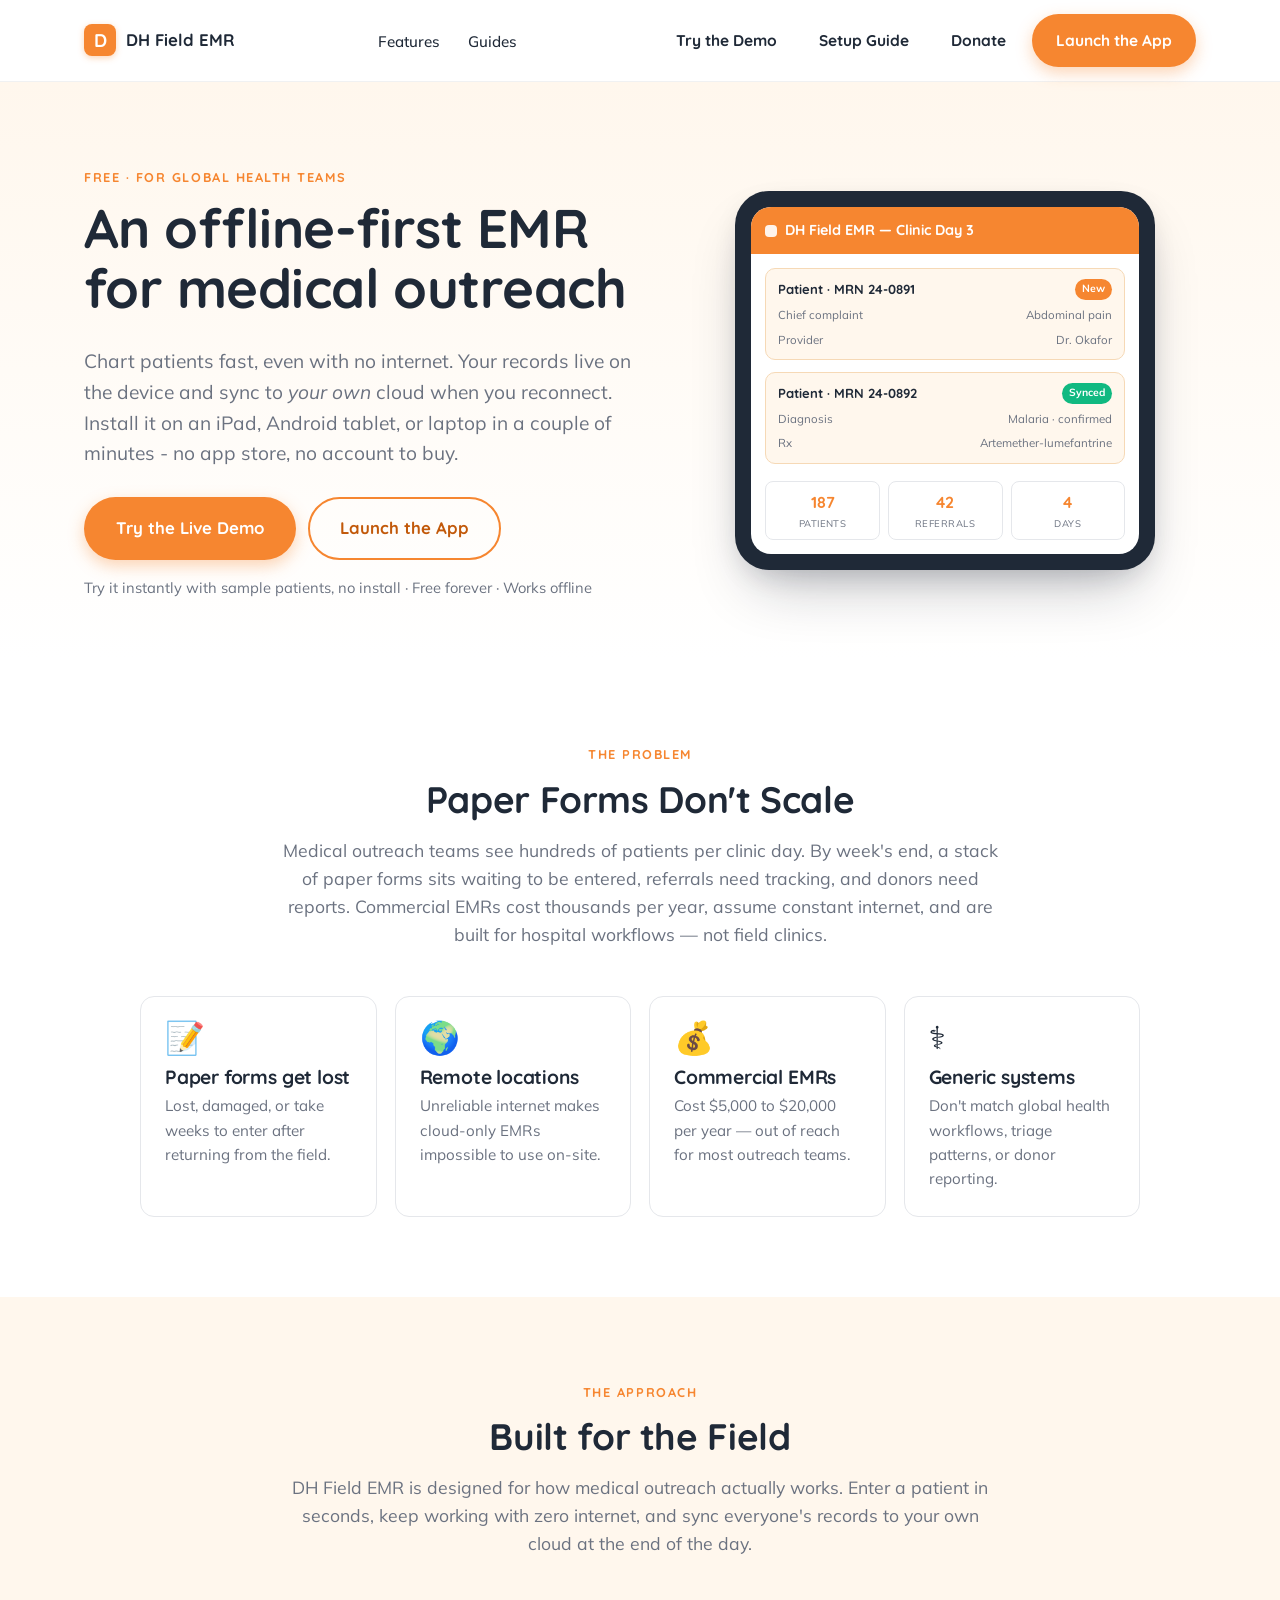
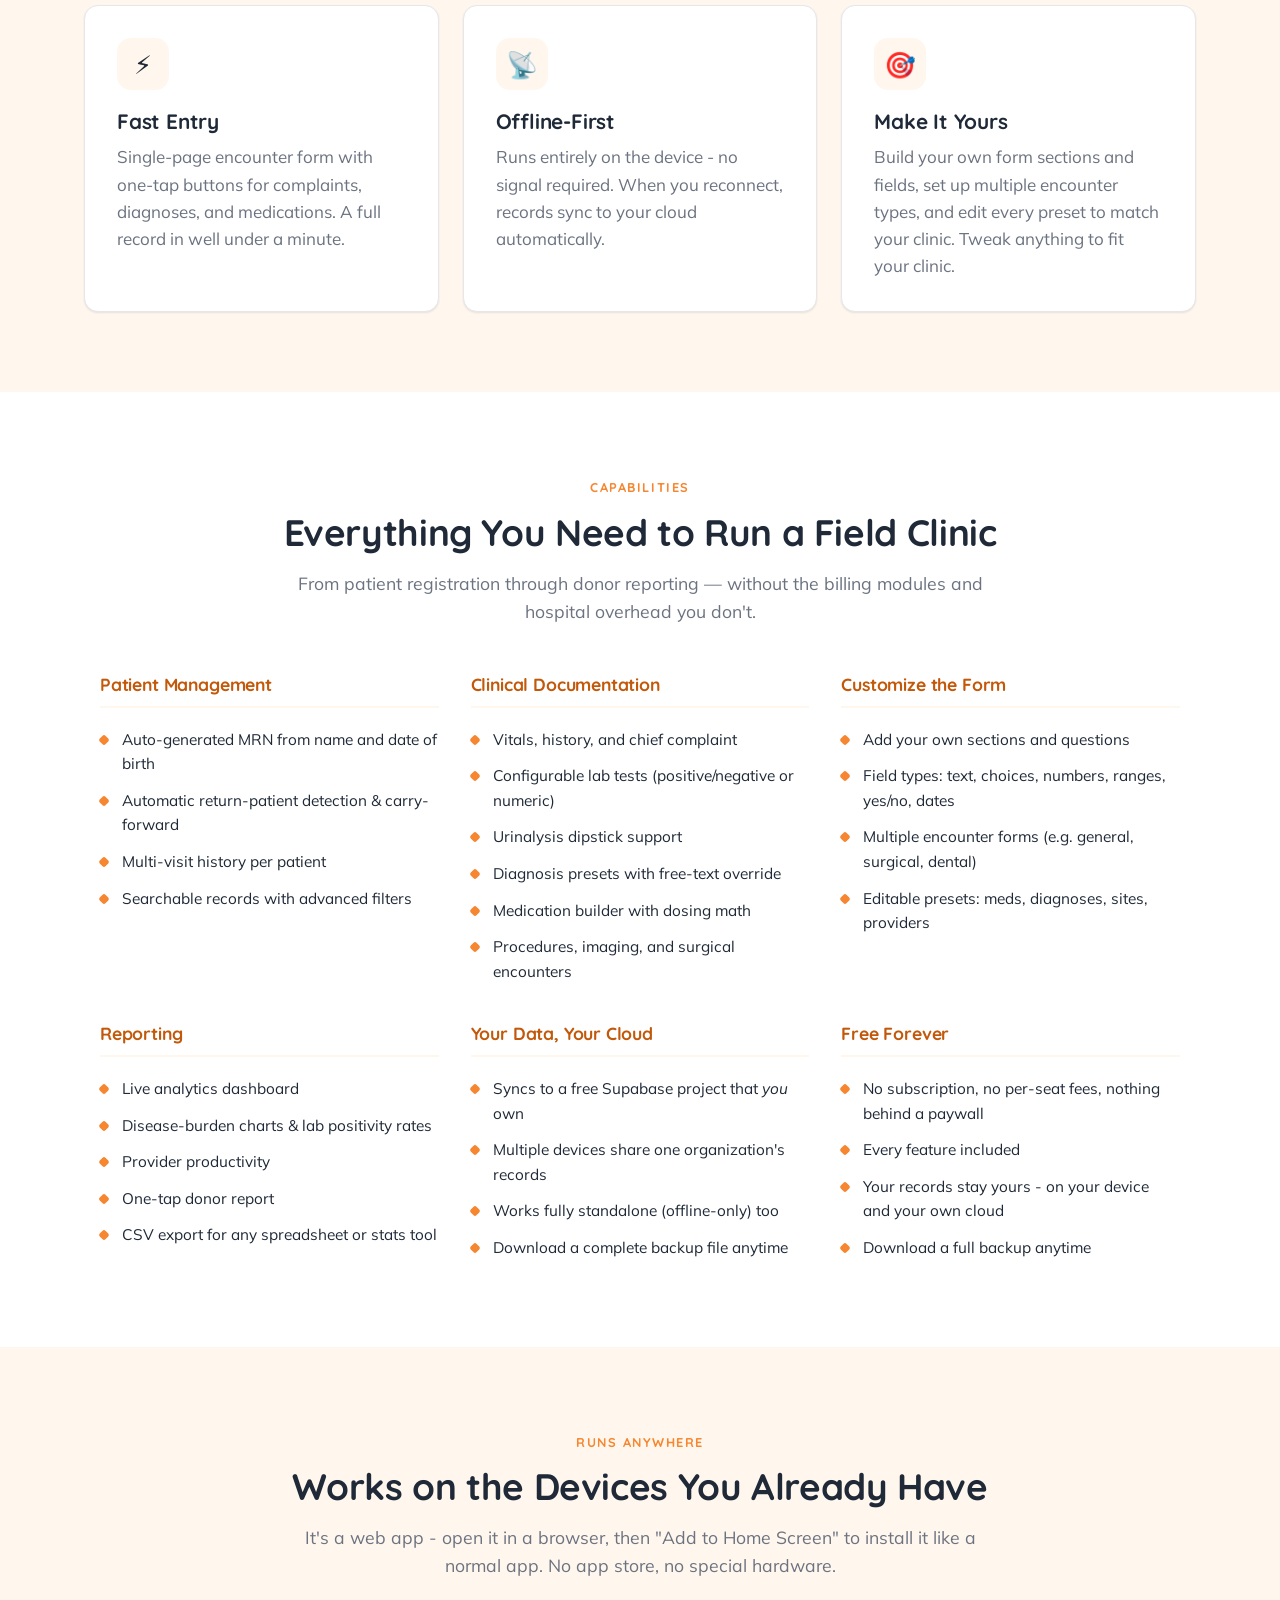
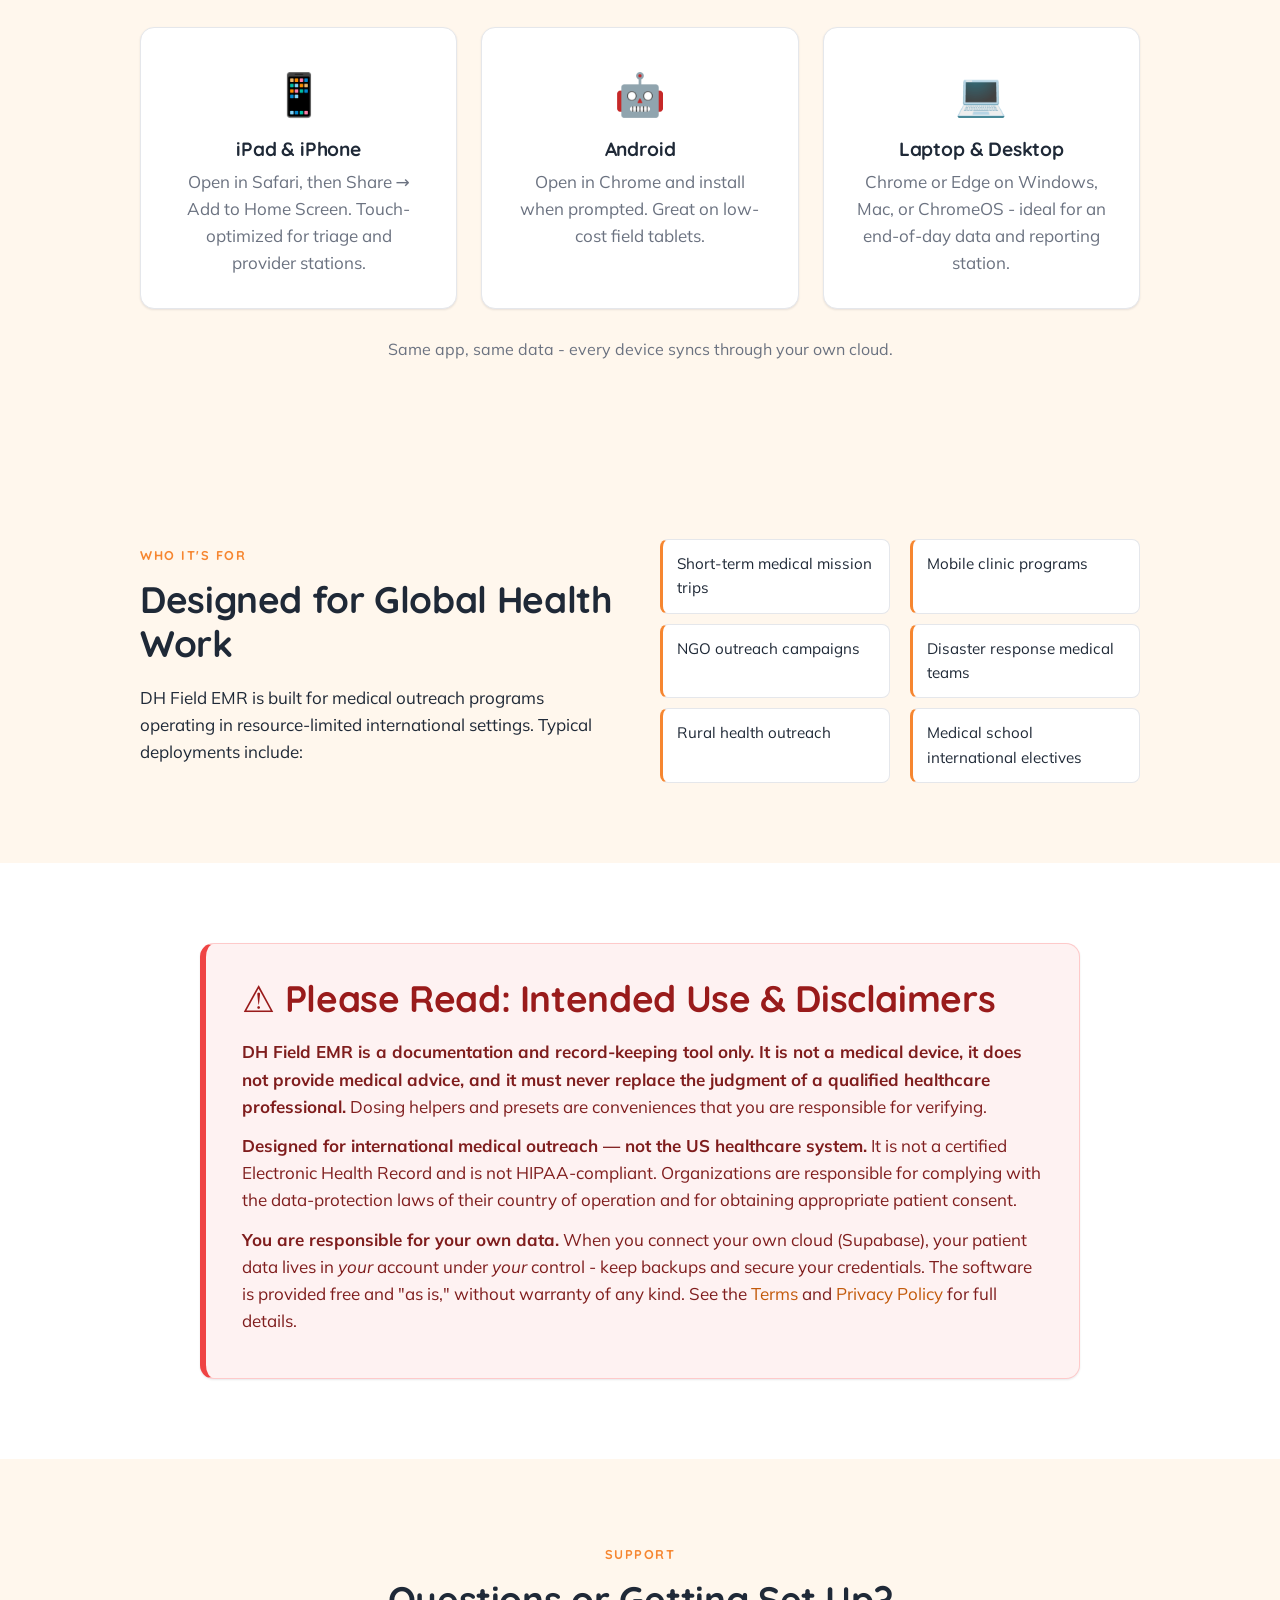
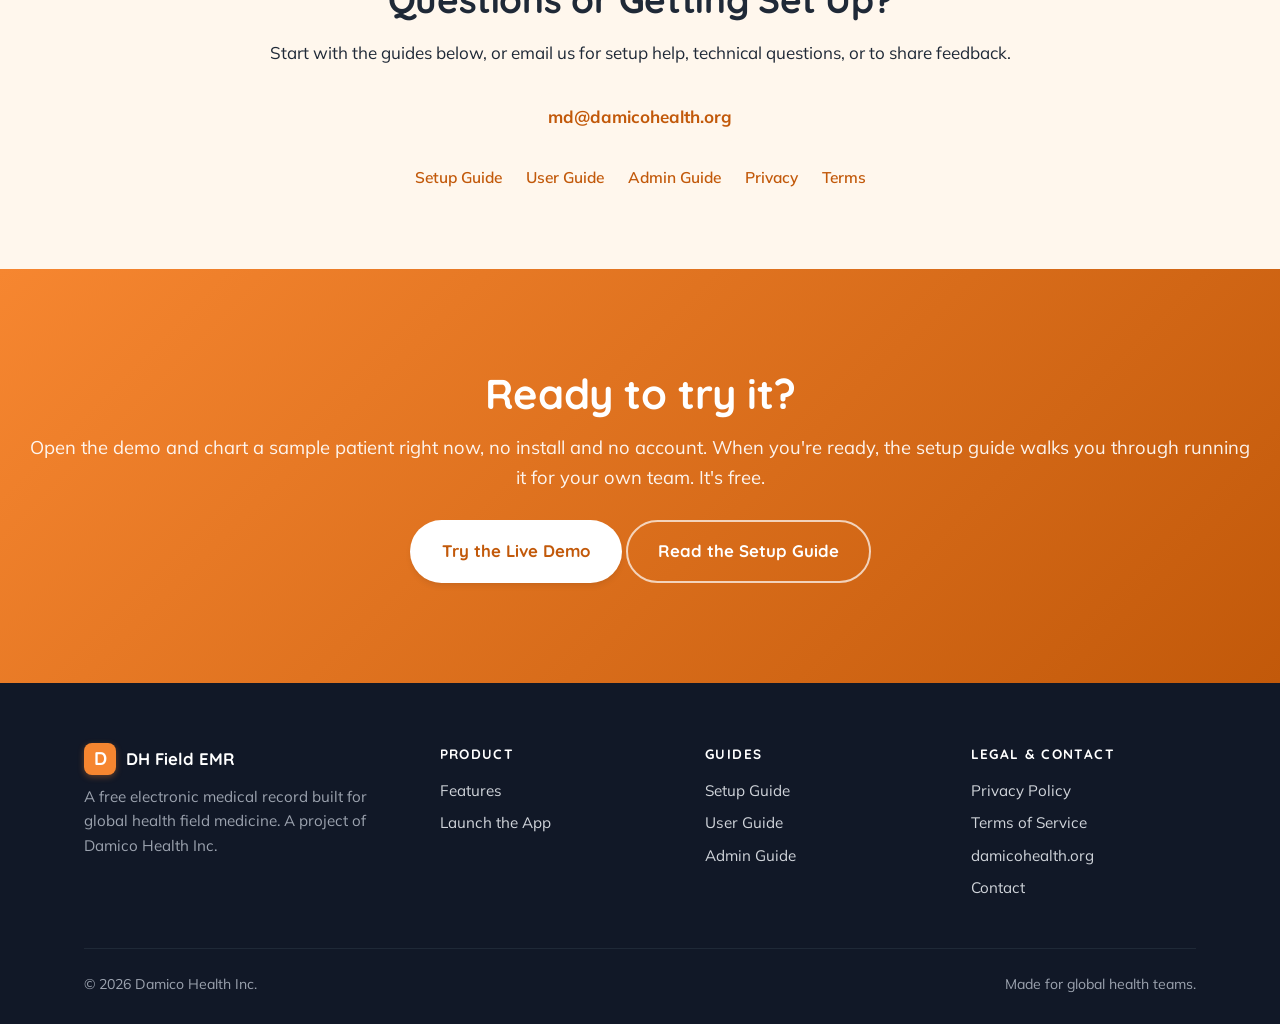
<file: index.html>
<!doctype html>
<html lang="en">
<head>
<meta charset="utf-8" />
<meta name="viewport" content="width=device-width, initial-scale=1" />
<meta name="theme-color" content="#F68630" />

<title>DH Field EMR - A free, offline-first EMR for medical outreach</title>
<meta name="description" content="DH Field EMR is a free electronic medical record for global health and medical outreach teams. Runs in your browser, works offline, and syncs to your own cloud. Install it on an iPad, Android tablet, or laptop." />
<meta name="keywords" content="field EMR, medical outreach, global health EMR, offline EMR, free EMR, PWA, Supabase, Damico Health" />
<meta name="author" content="Damico Health Inc." />
<link rel="canonical" href="https://damicohealth.com/" />

<!-- Open Graph -->
<meta property="og:type" content="website" />
<meta property="og:url" content="https://damicohealth.com/" />
<meta property="og:title" content="DH Field EMR - A free, offline-first EMR for medical outreach" />
<meta property="og:description" content="Free. Runs in your browser, works offline, syncs to your own cloud. Set it up yourself in minutes." />
<meta property="og:site_name" content="DH Field EMR" />
<meta property="og:image" content="https://damicohealth.com/og-image.png" />

<!-- Twitter -->
<meta name="twitter:card" content="summary_large_image" />
<meta name="twitter:title" content="DH Field EMR - A free, offline-first EMR for medical outreach" />
<meta name="twitter:description" content="Free. Runs in your browser, works offline, syncs to your own cloud." />
<meta name="twitter:image" content="https://damicohealth.com/og-image.png" />

<!-- Favicon (inline SVG) -->
<link rel="icon" type="image/svg+xml" href="data:image/svg+xml;utf8,<svg xmlns='http://www.w3.org/2000/svg' viewBox='0 0 64 64'><rect width='64' height='64' rx='14' fill='%23F68630'/><text x='50%25' y='54%25' dominant-baseline='middle' text-anchor='middle' font-family='Quicksand,Arial,sans-serif' font-weight='700' font-size='40' fill='white'>D</text></svg>" />
<link rel="apple-touch-icon" href="data:image/svg+xml;utf8,<svg xmlns='http://www.w3.org/2000/svg' viewBox='0 0 64 64'><rect width='64' height='64' rx='14' fill='%23F68630'/><text x='50%25' y='54%25' dominant-baseline='middle' text-anchor='middle' font-family='Quicksand,Arial,sans-serif' font-weight='700' font-size='40' fill='white'>D</text></svg>" />

<!-- Fonts -->
<link rel="preconnect" href="https://fonts.googleapis.com" />
<link rel="preconnect" href="https://fonts.gstatic.com" crossorigin />
<link href="https://fonts.googleapis.com/css2?family=Quicksand:wght@500;600;700&family=Mulish:wght@400;500;600;700&display=swap" rel="stylesheet" />

<link rel="stylesheet" href="styles.css?v=20260806" />

<!-- Structured data -->
<script type="application/ld+json">
{
  "@context": "https://schema.org",
  "@type": "SoftwareApplication",
  "name": "DH Field EMR",
  "operatingSystem": "Web (iPadOS, Android, Windows, macOS, ChromeOS)",
  "applicationCategory": "MedicalApplication",
  "description": "Free electronic medical record for international medical outreach and global health programs. Runs in the browser, works offline, and syncs to your own cloud.",
  "offers": { "@type": "Offer", "price": "0", "priceCurrency": "USD" },
  "isAccessibleForFree": true,
  "publisher": {
    "@type": "Organization",
    "name": "Damico Health Inc.",
    "url": "https://damicohealth.org"
  }
}
</script>
</head>

<body>

<!-- =======================  NAV  ======================= -->
<header class="nav" id="nav">
  <div class="nav-inner">
    <a href="#top" class="brand" aria-label="DH Field EMR home">
      <span class="brand-logo" aria-hidden="true">D</span>
      <span>DH Field EMR</span>
    </a>
    <nav aria-label="Primary">
      <ul class="nav-links">
        <li><a href="/#features">Features</a></li>
        <li><a href="/guides/">Guides</a></li>
      <li class="nav-mobile-only"><a href="/demo/">Try the Demo</a></li>
        <li class="nav-mobile-only"><a href="/guides/getting-started/">Setup Guide</a></li>
        <li class="nav-mobile-only"><a href="https://www.paypal.com/donate/?hosted_button_id=36XWD8PJYBJRU" target="_blank" rel="noopener">Donate</a></li>
      </ul>
    </nav>
    <div class="nav-cta">
      <a class="btn btn-ghost" href="/demo/">Try the Demo</a>
      <a class="btn btn-ghost" href="/guides/getting-started/">Setup Guide</a>
      <a class="btn btn-ghost" href="https://www.paypal.com/donate/?hosted_button_id=36XWD8PJYBJRU" target="_blank" rel="noopener">Donate</a>
      <a class="btn btn-primary" href="https://damicohealth.github.io/dh-field-emr/pwa-react/">Launch the App</a>
      <button class="nav-toggle" aria-label="Toggle navigation" aria-expanded="false" id="navToggle">
        <span></span><span></span><span></span>
      </button>
    </div>
  </div>
</header>

<main id="top">

<!-- =======================  HERO  ======================= -->
<section class="hero">
  <div class="container hero-grid">
    <div class="hero-copy">
      <span class="eyebrow">Free · For global health teams</span>
      <h1>An offline-first EMR for medical outreach</h1>
      <p class="hero-lede">Chart patients fast, even with no internet. Your records live on the device and sync to <em>your own</em> cloud when you reconnect. Install it on an iPad, Android tablet, or laptop in a couple of minutes - no app store, no account to buy.</p>
      <div class="hero-ctas">
        <a class="btn btn-primary btn-lg" href="/demo/">Try the Live Demo</a>
        <a class="btn btn-outline btn-lg" href="https://damicohealth.github.io/dh-field-emr/pwa-react/">Launch the App</a>
      </div>
      <p class="hero-note">Try it instantly with sample patients, no install &middot; Free forever &middot; Works offline</p>
    </div>

    <div class="hero-visual" aria-hidden="true">
      <div class="device">
        <div class="device-screen">
          <div class="mock-bar">DH Field EMR &mdash; Clinic Day 3</div>
          <div class="mock-body">
            <div class="mock-card">
              <div class="mock-row">
                <span class="mock-title">Patient &middot; MRN 24-0891</span>
                <span class="mock-chip">New</span>
              </div>
              <div class="mock-row"><span>Chief complaint</span><span>Abdominal pain</span></div>
              <div class="mock-row"><span>Provider</span><span>Dr. Okafor</span></div>
            </div>
            <div class="mock-card">
              <div class="mock-row">
                <span class="mock-title">Patient &middot; MRN 24-0892</span>
                <span class="mock-chip green">Synced</span>
              </div>
              <div class="mock-row"><span>Diagnosis</span><span>Malaria &middot; confirmed</span></div>
              <div class="mock-row"><span>Rx</span><span>Artemether-lumefantrine</span></div>
            </div>
            <div class="mock-metrics">
              <div class="mock-metric"><div class="v">187</div><div class="l">Patients</div></div>
              <div class="mock-metric"><div class="v">42</div><div class="l">Referrals</div></div>
              <div class="mock-metric"><div class="v">4</div><div class="l">Days</div></div>
            </div>
          </div>
        </div>
      </div>
    </div>
  </div>
</section>

<!-- =======================  PROBLEM  ======================= -->
<section class="section-white" id="problem">
  <div class="container">
    <div class="section-head">
      <span class="eyebrow">The problem</span>
      <h2>Paper Forms Don't Scale</h2>
      <p>Medical outreach teams see hundreds of patients per clinic day. By week's end, a stack of paper forms sits waiting to be entered, referrals need tracking, and donors need reports. Commercial EMRs cost thousands per year, assume constant internet, and are built for hospital workflows &mdash; not field clinics.</p>
    </div>
    <div class="problem-grid">
      <div class="problem-card">
        <div class="emoji" aria-hidden="true">📝</div>
        <h3>Paper forms get lost</h3>
        <p>Lost, damaged, or take weeks to enter after returning from the field.</p>
      </div>
      <div class="problem-card">
        <div class="emoji" aria-hidden="true">🌍</div>
        <h3>Remote locations</h3>
        <p>Unreliable internet makes cloud-only EMRs impossible to use on-site.</p>
      </div>
      <div class="problem-card">
        <div class="emoji" aria-hidden="true">💰</div>
        <h3>Commercial EMRs</h3>
        <p>Cost $5,000 to $20,000 per year &mdash; out of reach for most outreach teams.</p>
      </div>
      <div class="problem-card">
        <div class="emoji" aria-hidden="true">⚕️</div>
        <h3>Generic systems</h3>
        <p>Don't match global health workflows, triage patterns, or donor reporting.</p>
      </div>
    </div>
  </div>
</section>

<!-- =======================  SOLUTION  ======================= -->
<section class="section-light" id="solution">
  <div class="container">
    <div class="section-head">
      <span class="eyebrow">The approach</span>
      <h2>Built for the Field</h2>
      <p>DH Field EMR is designed for how medical outreach actually works. Enter a patient in seconds, keep working with zero internet, and sync everyone's records to your own cloud at the end of the day.</p>
    </div>
    <div class="solution-grid">
      <div class="solution-card">
        <div class="solution-icon" aria-hidden="true">⚡</div>
        <h3>Fast Entry</h3>
        <p>Single-page encounter form with one-tap buttons for complaints, diagnoses, and medications. A full record in well under a minute.</p>
      </div>
      <div class="solution-card">
        <div class="solution-icon" aria-hidden="true">📡</div>
        <h3>Offline-First</h3>
        <p>Runs entirely on the device - no signal required. When you reconnect, records sync to your cloud automatically.</p>
      </div>
      <div class="solution-card">
        <div class="solution-icon" aria-hidden="true">🎯</div>
        <h3>Make It Yours</h3>
        <p>Build your own form sections and fields, set up multiple encounter types, and edit every preset to match your clinic. Tweak anything to fit your clinic.</p>
      </div>
    </div>
  </div>
</section>

<!-- =======================  FEATURES  ======================= -->
<section class="section-white" id="features">
  <div class="container">
    <div class="section-head">
      <span class="eyebrow">Capabilities</span>
      <h2>Everything You Need to Run a Field Clinic</h2>
      <p>From patient registration through donor reporting &mdash; without the billing modules and hospital overhead you don't.</p>
    </div>
    <div class="features-grid">
      <div class="feature-cat">
        <h3>Patient Management</h3>
        <ul>
          <li>Auto-generated MRN from name and date of birth</li>
          <li>Automatic return-patient detection &amp; carry-forward</li>
          <li>Multi-visit history per patient</li>
          <li>Searchable records with advanced filters</li>
        </ul>
      </div>
      <div class="feature-cat">
        <h3>Clinical Documentation</h3>
        <ul>
          <li>Vitals, history, and chief complaint</li>
          <li>Configurable lab tests (positive/negative or numeric)</li>
          <li>Urinalysis dipstick support</li>
          <li>Diagnosis presets with free-text override</li>
          <li>Medication builder with dosing math</li>
          <li>Procedures, imaging, and surgical encounters</li>
        </ul>
      </div>
      <div class="feature-cat">
        <h3>Customize the Form</h3>
        <ul>
          <li>Add your own sections and questions</li>
          <li>Field types: text, choices, numbers, ranges, yes/no, dates</li>
          <li>Multiple encounter forms (e.g. general, surgical, dental)</li>
          <li>Editable presets: meds, diagnoses, sites, providers</li>
        </ul>
      </div>
      <div class="feature-cat">
        <h3>Reporting</h3>
        <ul>
          <li>Live analytics dashboard</li>
          <li>Disease-burden charts &amp; lab positivity rates</li>
          <li>Provider productivity</li>
          <li>One-tap donor report</li>
          <li>CSV export for any spreadsheet or stats tool</li>
        </ul>
      </div>
      <div class="feature-cat">
        <h3>Your Data, Your Cloud</h3>
        <ul>
          <li>Syncs to a free Supabase project that <em>you</em> own</li>
          <li>Multiple devices share one organization's records</li>
          <li>Works fully standalone (offline-only) too</li>
          <li>Download a complete backup file anytime</li>
        </ul>
      </div>
      <div class="feature-cat">
        <h3>Free Forever</h3>
        <ul>
          <li>No subscription, no per-seat fees, nothing behind a paywall</li>
          <li>Every feature included</li>
          <li>Your records stay yours - on your device and your own cloud</li>
          <li>Download a full backup anytime</li>
        </ul>
      </div>
    </div>
  </div>
</section>

<!-- =======================  PLATFORMS  ======================= -->
<section class="section-light" id="platforms">
  <div class="container">
    <div class="section-head">
      <span class="eyebrow">Runs anywhere</span>
      <h2>Works on the Devices You Already Have</h2>
      <p>It's a web app - open it in a browser, then "Add to Home Screen" to install it like a normal app. No app store, no special hardware.</p>
    </div>
    <div class="platform-grid">
      <div class="platform-card">
        <div class="icon" aria-hidden="true">📱</div>
        <h3>iPad &amp; iPhone</h3>
        <p>Open in Safari, then Share → Add to Home Screen. Touch-optimized for triage and provider stations.</p>
      </div>
      <div class="platform-card">
        <div class="icon" aria-hidden="true">🤖</div>
        <h3>Android</h3>
        <p>Open in Chrome and install when prompted. Great on low-cost field tablets.</p>
      </div>
      <div class="platform-card">
        <div class="icon" aria-hidden="true">💻</div>
        <h3>Laptop &amp; Desktop</h3>
        <p>Chrome or Edge on Windows, Mac, or ChromeOS - ideal for an end-of-day data and reporting station.</p>
      </div>
    </div>
    <p class="platform-note">Same app, same data - every device syncs through your own cloud.</p>
  </div>
</section>


<!-- =======================  USE CASE  ======================= -->
<section class="section-light" id="usecase">
  <div class="container">
    <div class="usecase-grid">
      <div>
        <span class="eyebrow">Who it's for</span>
        <h2>Designed for Global Health Work</h2>
        <p>DH Field EMR is built for medical outreach programs operating in resource-limited international settings. Typical deployments include:</p>
      </div>
      <ul class="usecase-list">
        <li>Short-term medical mission trips</li>
        <li>Mobile clinic programs</li>
        <li>NGO outreach campaigns</li>
        <li>Disaster response medical teams</li>
        <li>Rural health outreach</li>
        <li>Medical school international electives</li>
      </ul>
    </div>
  </div>
</section>

<!-- =======================  IMPORTANT NOTICE  ======================= -->
<section class="section-white" id="notice">
  <div class="container">
    <div class="warning">
      <h2><span aria-hidden="true">⚠️</span> Please Read: Intended Use &amp; Disclaimers</h2>
      <p><strong>DH Field EMR is a documentation and record-keeping tool only. It is not a medical device, it does not provide medical advice, and it must never replace the judgment of a qualified healthcare professional.</strong> Dosing helpers and presets are conveniences that you are responsible for verifying.</p>
      <p><strong>Designed for international medical outreach &mdash; not the US healthcare system.</strong> It is not a certified Electronic Health Record and is not HIPAA-compliant. Organizations are responsible for complying with the data-protection laws of their country of operation and for obtaining appropriate patient consent.</p>
      <p><strong>You are responsible for your own data.</strong> When you connect your own cloud (Supabase), your patient data lives in <em>your</em> account under <em>your</em> control - keep backups and secure your credentials. The software is provided free and "as is," without warranty of any kind. See the <a href="/terms/">Terms</a> and <a href="/privacy/">Privacy Policy</a> for full details.</p>
    </div>
  </div>
</section>

<!-- =======================  SUPPORT  ======================= -->
<section class="section-light" id="support">
  <div class="container">
    <div class="support">
      <span class="eyebrow">Support</span>
      <h2>Questions or Getting Set Up?</h2>
      <p>Start with the guides below, or email us for setup help, technical questions, or to share feedback.</p>
      <a class="support-email" href="mailto:md@damicohealth.org">md@damicohealth.org</a>
      <div class="support-links">
        <a href="/guides/getting-started/">Setup Guide</a>
        <a href="/guides/user-guide/">User Guide</a>
        <a href="/guides/admin-guide/">Admin Guide</a>
        <a href="/privacy/">Privacy</a>
        <a href="/terms/">Terms</a>
      </div>
    </div>
  </div>
</section>

<!-- =======================  FINAL CTA  ======================= -->
<section class="final-cta">
  <h2>Ready to try it?</h2>
  <p>Open the demo and chart a sample patient right now, no install and no account. When you're ready, the setup guide walks you through running it for your own team. It's free.</p>
  <a class="btn btn-light btn-lg" href="/demo/">Try the Live Demo</a>
  <a class="btn btn-outline-light btn-lg" href="/guides/getting-started/">Read the Setup Guide</a>
</section>

</main>

<!-- =======================  FOOTER  ======================= -->
<footer class="footer">
  <div class="container">
    <div class="footer-grid">
      <div class="footer-brand">
        <a href="#top" class="brand">
          <span class="brand-logo" aria-hidden="true">D</span>
          <span>DH Field EMR</span>
        </a>
        <p>A free electronic medical record built for global health field medicine. A project of Damico Health Inc.</p>
      </div>
      <div>
        <h4>Product</h4>
        <ul>
          <li><a href="#features">Features</a></li>
          <li><a href="https://damicohealth.github.io/dh-field-emr/pwa-react/">Launch the App</a></li>
        </ul>
      </div>
      <div>
        <h4>Guides</h4>
        <ul>
          <li><a href="/guides/getting-started/">Setup Guide</a></li>
          <li><a href="/guides/user-guide/">User Guide</a></li>
          <li><a href="/guides/admin-guide/">Admin Guide</a></li>
        </ul>
      </div>
      <div>
        <h4>Legal &amp; Contact</h4>
        <ul>
          <li><a href="/privacy/">Privacy Policy</a></li>
          <li><a href="/terms/">Terms of Service</a></li>
          <li><a href="https://damicohealth.org">damicohealth.org</a></li>
          <li><a href="mailto:md@damicohealth.org">Contact</a></li>
        </ul>
      </div>
    </div>
    <div class="footer-bottom">
      <div>&copy; 2026 Damico Health Inc.</div>
      <div>Made for global health teams.</div>
    </div>
  </div>
</footer>

<script>
  // Mobile nav toggle
  (function(){
    var nav = document.getElementById('nav');
    var btn = document.getElementById('navToggle');
    if (btn) {
      btn.addEventListener('click', function(){
        var open = nav.classList.toggle('open');
        btn.setAttribute('aria-expanded', open ? 'true' : 'false');
      });
      nav.querySelectorAll('.nav-links a').forEach(function(a){
        a.addEventListener('click', function(){
          nav.classList.remove('open');
          btn.setAttribute('aria-expanded', 'false');
        });
      });
    }
  })();
</script>

</body>
</html>
</file>
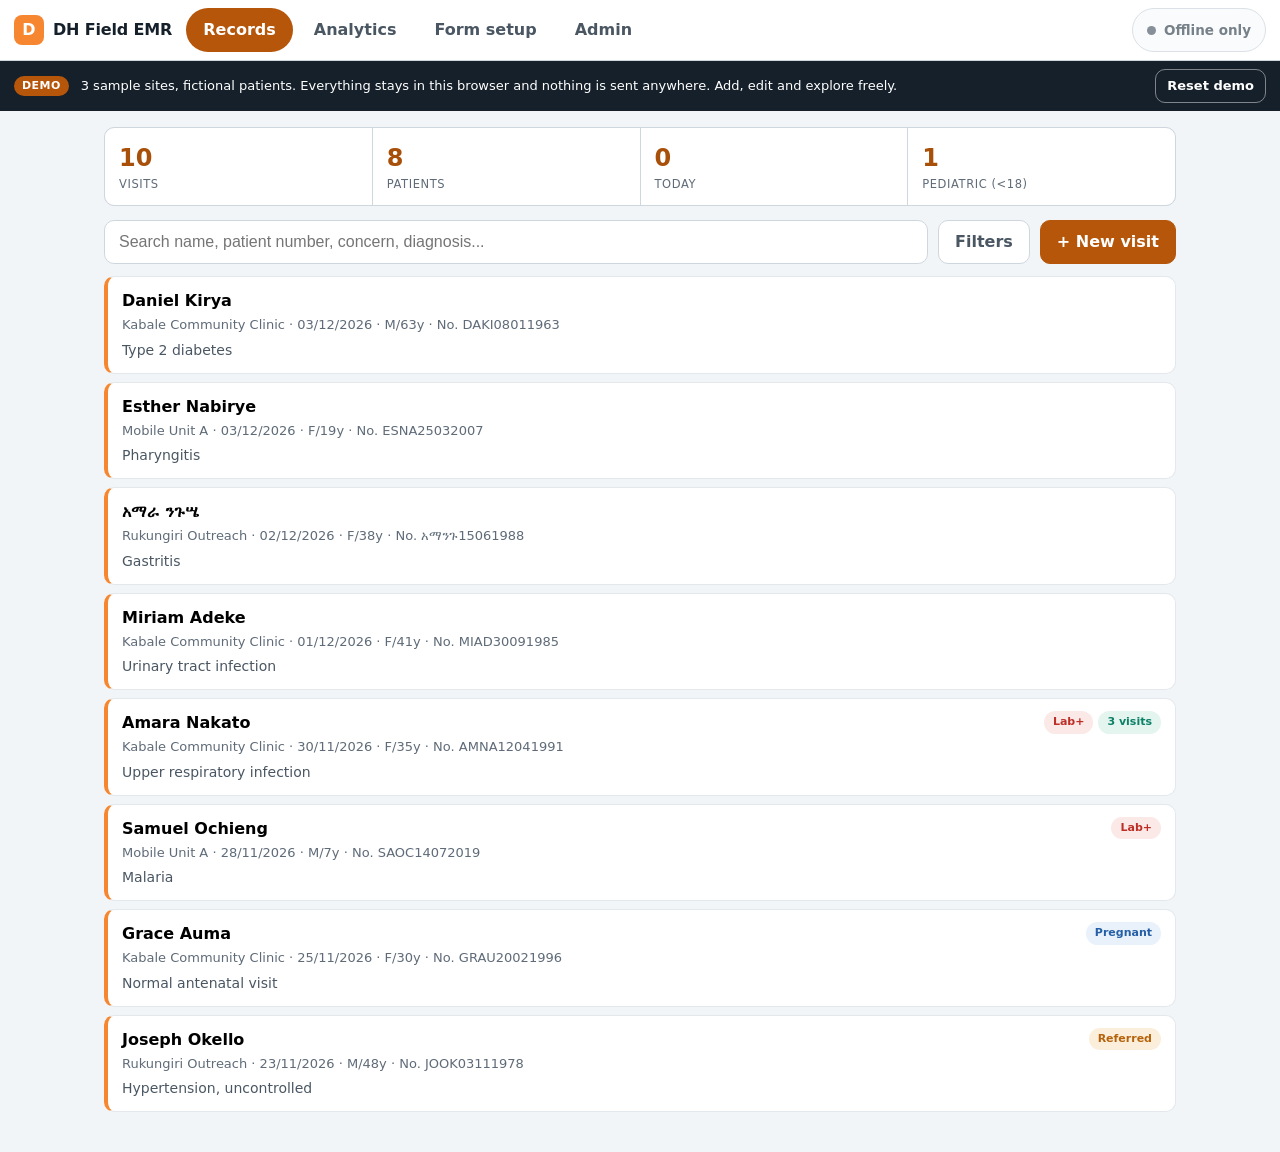
<file: demo/index.html>
<!doctype html>
<html lang="en">
<head>
<meta charset="utf-8" />
<meta name="viewport" content="width=device-width, initial-scale=1, viewport-fit=cover" />
<meta name="theme-color" content="#F68630" />
<title>DH Field EMR</title>
<link rel="apple-touch-icon" href="/demo/icon-192.png" />

<!--
  KERNEL FIRST, REACT SECOND.

  These four files are the hardened data/sync kernel, vendored byte-for-byte
  from packages/pwa (see scripts/sync-kernel.mjs). They are classic scripts that
  populate window.platform / window.platformRecords / window.pwaSync /
  window.idbStore, and they carry every durability invariant protecting real
  patient records. They must load, in this order, BEFORE the React bundle.
-->
<!--
  STORAGE NAMESPACE, set before ANY kernel script reads it.

  IndexedDB and localStorage are scoped to the ORIGIN, not the path. This
  preview is served from the same GitHub Pages origin as the production app at
  /pwa/, so without a suffix it would read and write the REAL patient database.
  Vite replaces the placeholder; it is empty in dev and '-react' for the
  deployed preview. When this build becomes production, the suffix goes back to
  empty AND an explicit migration is needed for anything entered under it.
-->
<script>window.DH_STORAGE_SUFFIX = "-demo"; window.DH_DEMO = true;</script>
<script src="/demo/kernel/kernel-globals.js"></script>
<script src="/demo/kernel/native-storage.js"></script>
<script src="/demo/kernel/idb-storage.js"></script>
<script src="/demo/kernel/pwa-sync.js"></script>
<script src="/demo/kernel/platform.js"></script>
<script src="/demo/kernel/kernel-expose.js"></script>
  <script type="module" crossorigin src="/demo/assets/index-C5rBMadu.js"></script>
  <link rel="stylesheet" crossorigin href="/demo/assets/index-DLISlX2O.css">
<link rel="manifest" href="/demo/manifest.webmanifest"></head>
<body>
<div id="root"></div>
</body>
</html>
</file>
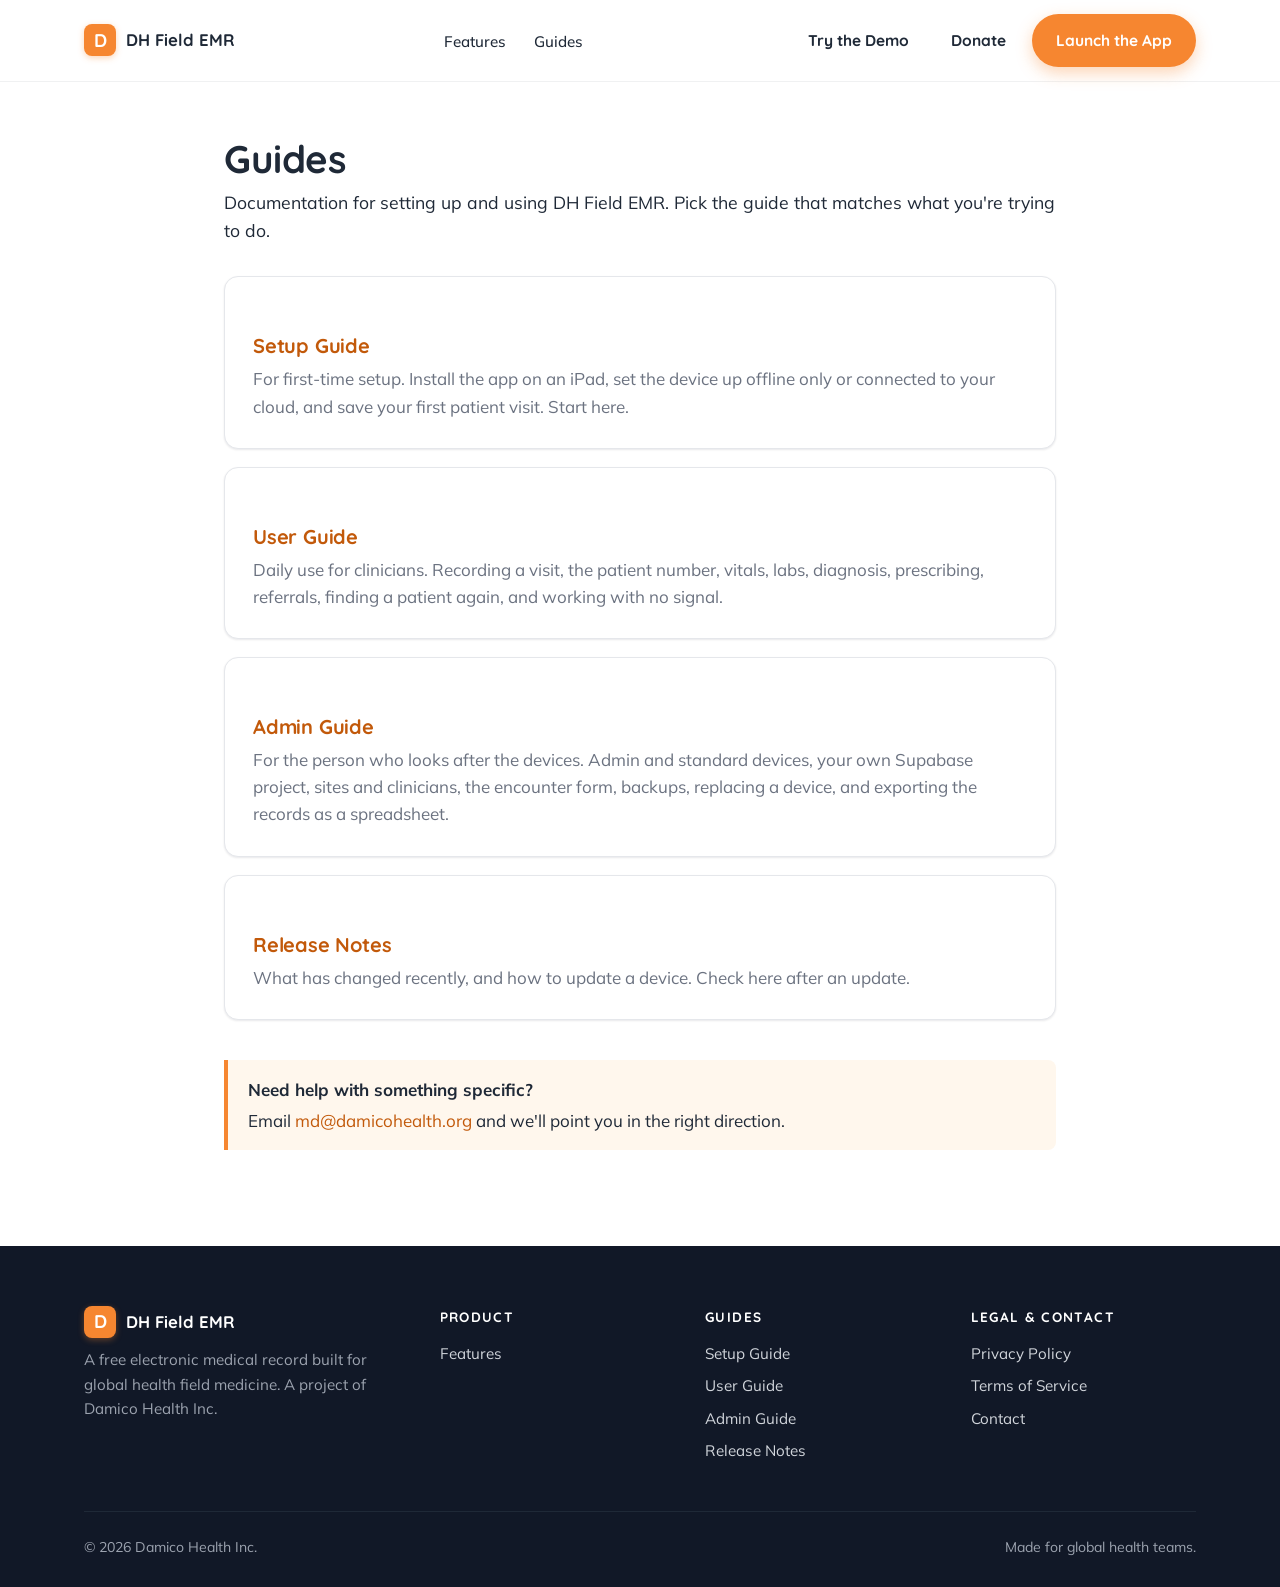
<file: guides/index.html>
<!doctype html>
<html lang="en">
<head>
<meta charset="utf-8" />
<meta name="viewport" content="width=device-width, initial-scale=1" />
<meta name="theme-color" content="#F68630" />
<title>Guides - DH Field EMR</title>
<meta name="description" content="Guides and documentation for DH Field EMR. Setting up a device, daily use for clinicians, and admin setup." />
<meta name="robots" content="index, follow" />
<link rel="canonical" href="https://damicohealth.com/guides/" />

<meta property="og:title" content="Guides - DH Field EMR" />
<meta property="og:description" content="Guides and documentation for DH Field EMR." />
<meta property="og:url" content="https://damicohealth.com/guides/" />
<meta property="og:type" content="website" />

<link rel="icon" type="image/svg+xml" href="data:image/svg+xml;utf8,<svg xmlns='http://www.w3.org/2000/svg' viewBox='0 0 64 64'><rect width='64' height='64' rx='14' fill='%23F68630'/><text x='50%25' y='54%25' dominant-baseline='middle' text-anchor='middle' font-family='Quicksand,Arial,sans-serif' font-weight='700' font-size='40' fill='white'>D</text></svg>" />

<link rel="preconnect" href="https://fonts.googleapis.com" />
<link rel="preconnect" href="https://fonts.gstatic.com" crossorigin />
<link href="https://fonts.googleapis.com/css2?family=Quicksand:wght@500;600;700&family=Mulish:wght@400;500;600;700&display=swap" rel="stylesheet" />
<link rel="stylesheet" href="../styles.css?v=20260806" />
</head>
<body>

<header class="nav">
  <div class="nav-inner">
    <a href="/" class="brand" aria-label="DH Field EMR home">
      <span class="brand-logo" aria-hidden="true">D</span>
      <span>DH Field EMR</span>
    </a>
    <nav aria-label="Primary">
      <ul class="nav-links">
        <li><a href="/#features">Features</a></li>
        <li><a href="/guides/">Guides</a></li>
      <li class="nav-mobile-only"><a href="/demo/">Try the Demo</a></li>
        <li class="nav-mobile-only"><a href="/guides/getting-started/">Setup Guide</a></li>
        <li class="nav-mobile-only"><a href="https://www.paypal.com/donate/?hosted_button_id=36XWD8PJYBJRU" target="_blank" rel="noopener">Donate</a></li>
      </ul>
    </nav>
    <div class="nav-cta">
      <a class="btn btn-ghost" href="/demo/">Try the Demo</a>
      <a class="btn btn-ghost" href="https://www.paypal.com/donate/?hosted_button_id=36XWD8PJYBJRU" target="_blank" rel="noopener">Donate</a>
      <a class="btn btn-primary" href="https://damicohealth.github.io/dh-field-emr/pwa-react/">Launch the App</a>
    </div>
  </div>
</header>

<main class="guide-page">
  <h1>Guides</h1>
  <p class="guide-subtitle">Documentation for setting up and using DH Field EMR. Pick the guide that matches what you're trying to do.</p>

  <div class="guides-hub">
    <a href="/guides/getting-started/" class="guide-card">
      <h3>Setup Guide</h3>
      <p>For first-time setup. Install the app on an iPad, set the device up offline only or connected to your cloud, and save your first patient visit. Start here.</p>
    </a>

    <a href="/guides/user-guide/" class="guide-card">
      <h3>User Guide</h3>
      <p>Daily use for clinicians. Recording a visit, the patient number, vitals, labs, diagnosis, prescribing, referrals, finding a patient again, and working with no signal.</p>
    </a>

    <a href="/guides/admin-guide/" class="guide-card">
      <h3>Admin Guide</h3>
      <p>For the person who looks after the devices. Admin and standard devices, your own Supabase project, sites and clinicians, the encounter form, backups, replacing a device, and exporting the records as a spreadsheet.</p>
    </a>

    <a href="/guides/release-notes/" class="guide-card">
      <h3>Release Notes</h3>
      <p>What has changed recently, and how to update a device. Check here after an update.</p>
    </a>
  </div>

  <div class="callout" style="margin-top:40px;">
    <div class="callout-title">Need help with something specific?</div>
    <p>Email <a href="mailto:md@damicohealth.org">md@damicohealth.org</a> and we'll point you in the right direction.</p>
  </div>
</main>

<footer class="footer">
  <div class="container">
    <div class="footer-grid">
      <div class="footer-brand">
        <a href="/" class="brand">
          <span class="brand-logo" aria-hidden="true">D</span>
          <span>DH Field EMR</span>
        </a>
        <p>A free electronic medical record built for global health field medicine. A project of Damico Health Inc.</p>
      </div>
      <div>
        <h4>Product</h4>
        <ul>
          <li><a href="/#features">Features</a></li>
        </ul>
      </div>
      <div>
        <h4>Guides</h4>
        <ul>
          <li><a href="/guides/getting-started/">Setup Guide</a></li>
          <li><a href="/guides/user-guide/">User Guide</a></li>
          <li><a href="/guides/admin-guide/">Admin Guide</a></li>
          <li><a href="/guides/release-notes/">Release Notes</a></li>
        </ul>
      </div>
      <div>
        <h4>Legal &amp; Contact</h4>
        <ul>
          <li><a href="/privacy/">Privacy Policy</a></li>
          <li><a href="/terms/">Terms of Service</a></li>
          <li><a href="mailto:md@damicohealth.org">Contact</a></li>
        </ul>
      </div>
    </div>
    <div class="footer-bottom">
      <div>&copy; 2026 Damico Health Inc.</div>
      <div>Made for global health teams.</div>
    </div>
  </div>
</footer>

</body>
</html>
</file>
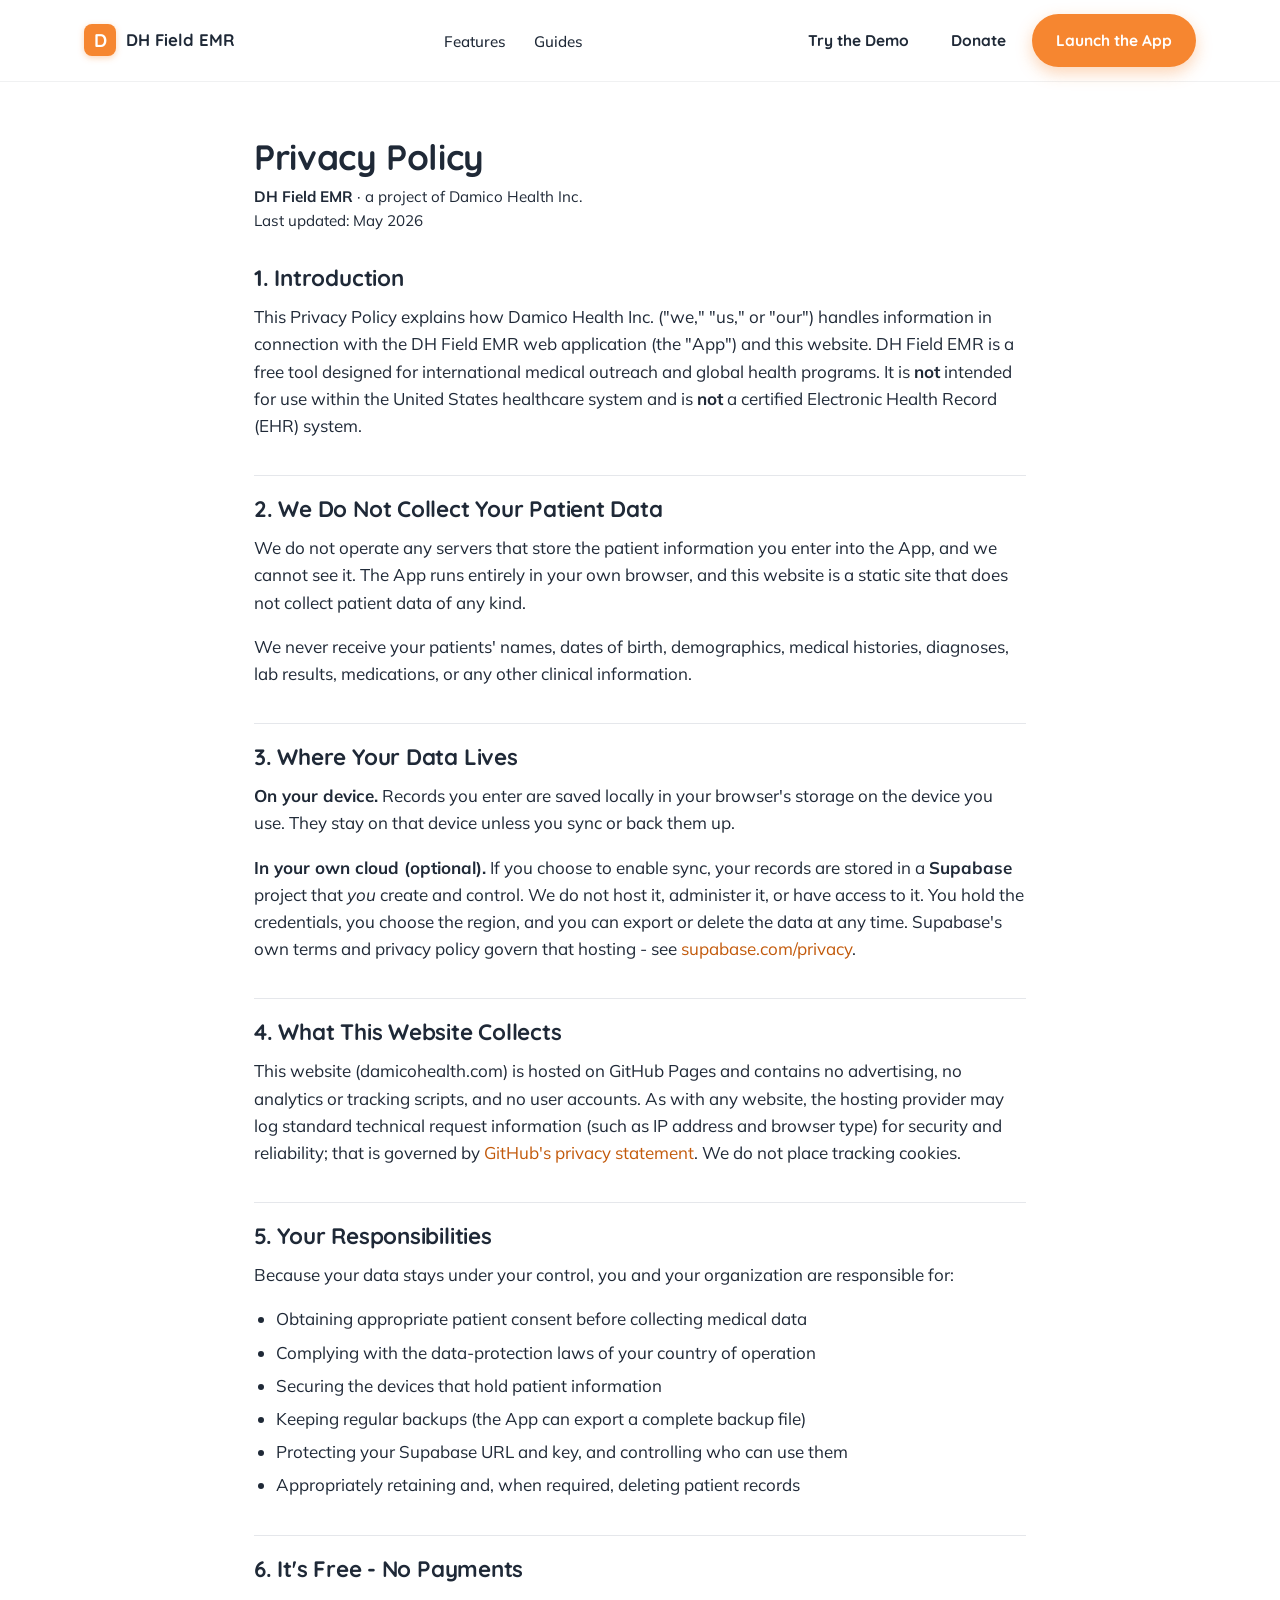
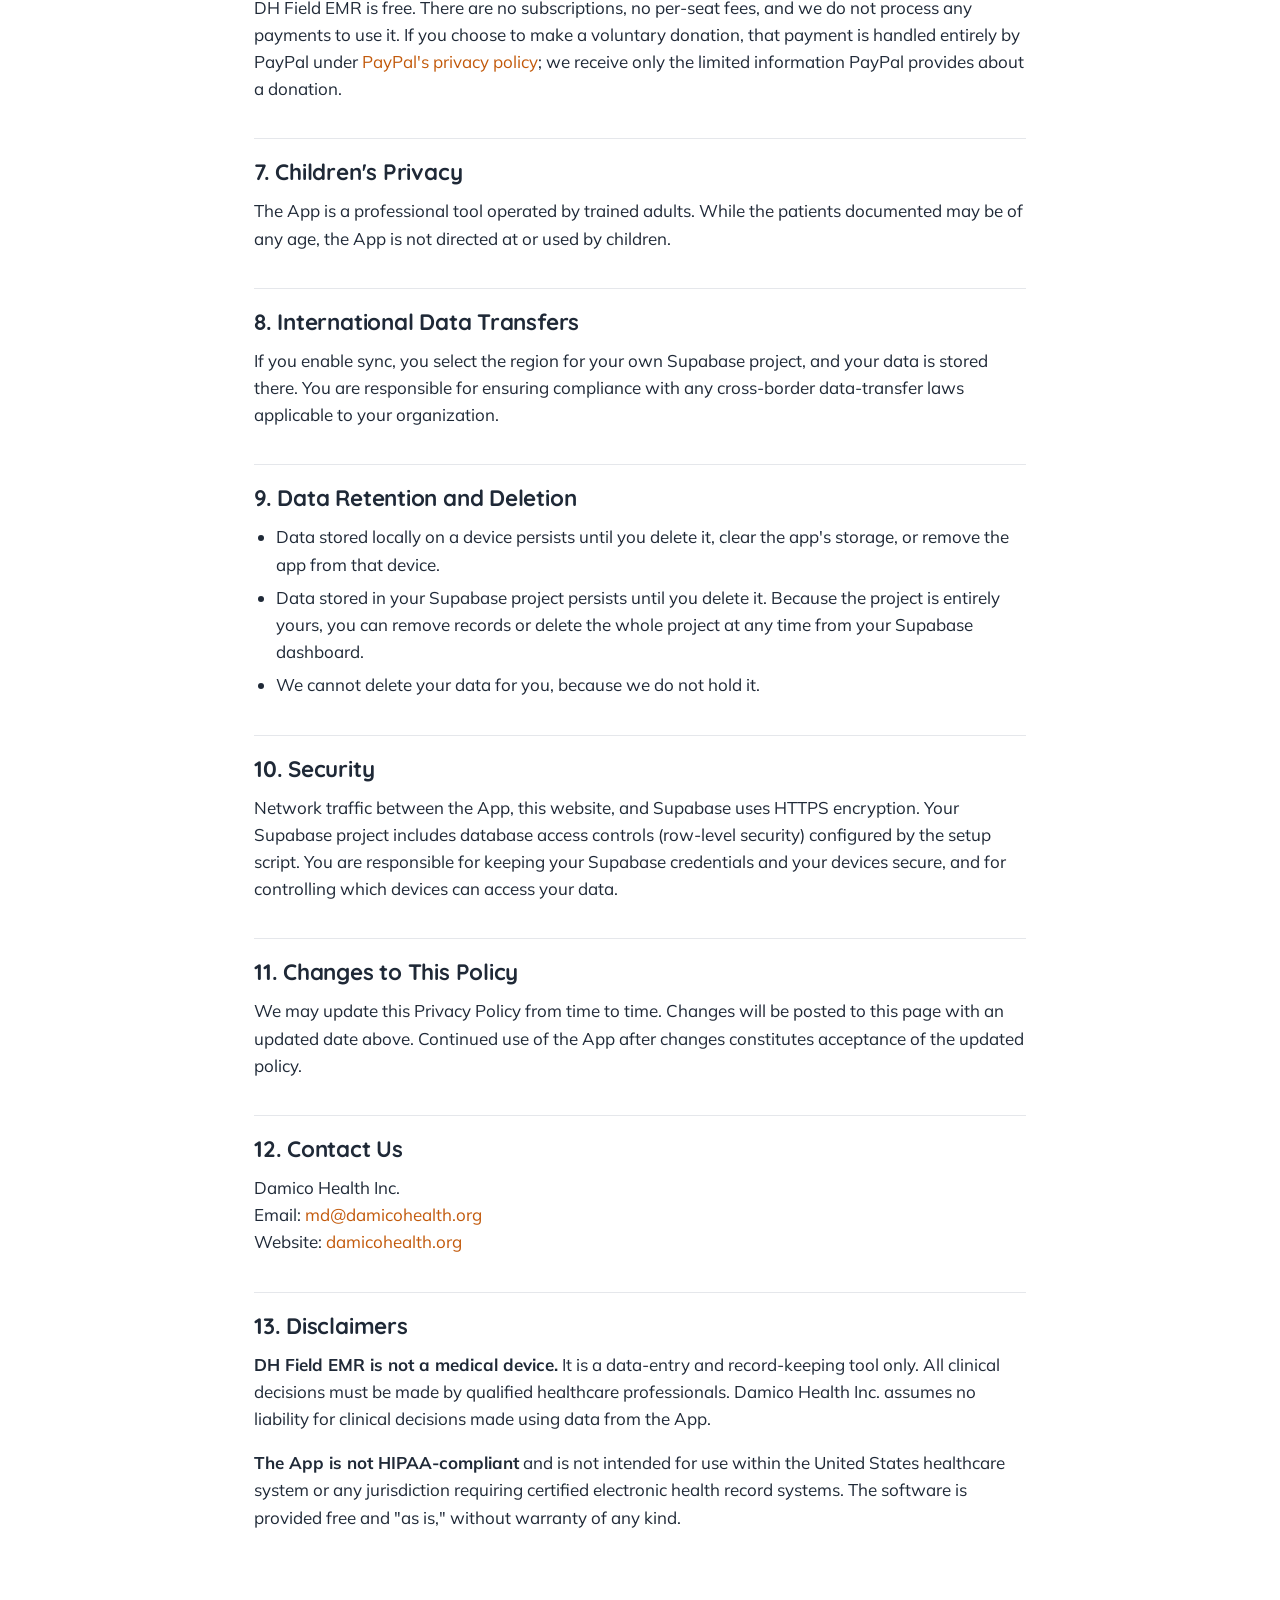
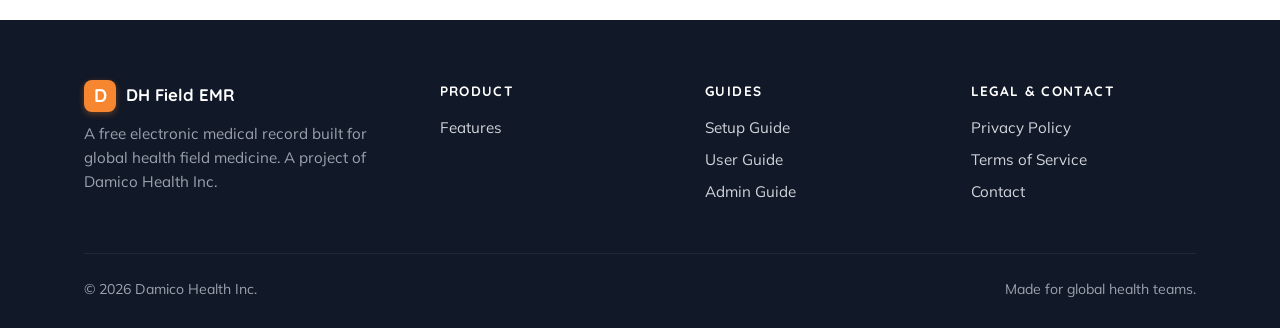
<file: privacy/index.html>
<!doctype html>
<html lang="en">
<head>
<meta charset="utf-8" />
<meta name="viewport" content="width=device-width, initial-scale=1" />
<meta name="theme-color" content="#F68630" />
<title>Privacy Policy - DH Field EMR</title>
<meta name="description" content="Privacy Policy for DH Field EMR by Damico Health Inc. We don't collect your patient data - it stays on your device and, optionally, in your own Supabase cloud." />
<meta name="robots" content="index, follow" />
<link rel="canonical" href="https://damicohealth.com/privacy/" />

<meta property="og:title" content="Privacy Policy - DH Field EMR" />
<meta property="og:description" content="How DH Field EMR handles your data." />
<meta property="og:url" content="https://damicohealth.com/privacy/" />
<meta property="og:type" content="website" />

<link rel="icon" type="image/svg+xml" href="data:image/svg+xml;utf8,<svg xmlns='http://www.w3.org/2000/svg' viewBox='0 0 64 64'><rect width='64' height='64' rx='14' fill='%23F68630'/><text x='50%25' y='54%25' dominant-baseline='middle' text-anchor='middle' font-family='Quicksand,Arial,sans-serif' font-weight='700' font-size='40' fill='white'>D</text></svg>" />

<link rel="preconnect" href="https://fonts.googleapis.com" />
<link rel="preconnect" href="https://fonts.gstatic.com" crossorigin />
<link href="https://fonts.googleapis.com/css2?family=Quicksand:wght@500;600;700&family=Mulish:wght@400;500;600;700&display=swap" rel="stylesheet" />
<link rel="stylesheet" href="../styles.css?v=20260806" />
</head>
<body>

<header class="nav">
  <div class="nav-inner">
    <a href="/" class="brand" aria-label="DH Field EMR home">
      <span class="brand-logo" aria-hidden="true">D</span>
      <span>DH Field EMR</span>
    </a>
    <nav aria-label="Primary">
      <ul class="nav-links">
        <li><a href="/#features">Features</a></li>
        <li><a href="/guides/">Guides</a></li>
      <li class="nav-mobile-only"><a href="/demo/">Try the Demo</a></li>
        <li class="nav-mobile-only"><a href="/guides/getting-started/">Setup Guide</a></li>
        <li class="nav-mobile-only"><a href="https://www.paypal.com/donate/?hosted_button_id=36XWD8PJYBJRU" target="_blank" rel="noopener">Donate</a></li>
      </ul>
    </nav>
    <div class="nav-cta">
      <a class="btn btn-ghost" href="/demo/">Try the Demo</a>
      <a class="btn btn-ghost" href="https://www.paypal.com/donate/?hosted_button_id=36XWD8PJYBJRU" target="_blank" rel="noopener">Donate</a>
      <a class="btn btn-primary" href="https://damicohealth.github.io/dh-field-emr/pwa-react/">Launch the App</a>
    </div>
  </div>
</header>

<main class="legal-page">
  <h1>Privacy Policy</h1>
  <p class="legal-meta"><strong>DH Field EMR</strong> &middot; a project of Damico Health Inc.<br />
  Last updated: May 2026</p>

  <h2>1. Introduction</h2>
  <p>This Privacy Policy explains how Damico Health Inc. ("we," "us," or "our") handles information in connection with the DH Field EMR web application (the "App") and this website. DH Field EMR is a free tool designed for international medical outreach and global health programs. It is <strong>not</strong> intended for use within the United States healthcare system and is <strong>not</strong> a certified Electronic Health Record (EHR) system.</p>

  <h2>2. We Do Not Collect Your Patient Data</h2>
  <p>We do not operate any servers that store the patient information you enter into the App, and we cannot see it. The App runs entirely in your own browser, and this website is a static site that does not collect patient data of any kind.</p>
  <p>We never receive your patients' names, dates of birth, demographics, medical histories, diagnoses, lab results, medications, or any other clinical information.</p>

  <h2>3. Where Your Data Lives</h2>
  <p><strong>On your device.</strong> Records you enter are saved locally in your browser's storage on the device you use. They stay on that device unless you sync or back them up.</p>
  <p><strong>In your own cloud (optional).</strong> If you choose to enable sync, your records are stored in a <strong>Supabase</strong> project that <em>you</em> create and control. We do not host it, administer it, or have access to it. You hold the credentials, you choose the region, and you can export or delete the data at any time. Supabase's own terms and privacy policy govern that hosting - see <a href="https://supabase.com/privacy" target="_blank" rel="noopener">supabase.com/privacy</a>.</p>

  <h2>4. What This Website Collects</h2>
  <p>This website (damicohealth.com) is hosted on GitHub Pages and contains no advertising, no analytics or tracking scripts, and no user accounts. As with any website, the hosting provider may log standard technical request information (such as IP address and browser type) for security and reliability; that is governed by <a href="https://docs.github.com/site-policy/privacy-policies/github-privacy-statement" target="_blank" rel="noopener">GitHub's privacy statement</a>. We do not place tracking cookies.</p>

  <h2>5. Your Responsibilities</h2>
  <p>Because your data stays under your control, you and your organization are responsible for:</p>
  <ul>
    <li>Obtaining appropriate patient consent before collecting medical data</li>
    <li>Complying with the data-protection laws of your country of operation</li>
    <li>Securing the devices that hold patient information</li>
    <li>Keeping regular backups (the App can export a complete backup file)</li>
    <li>Protecting your Supabase URL and key, and controlling who can use them</li>
    <li>Appropriately retaining and, when required, deleting patient records</li>
  </ul>

  <h2>6. It's Free - No Payments</h2>
  <p>DH Field EMR is free. There are no subscriptions, no per-seat fees, and we do not process any payments to use it. If you choose to make a voluntary donation, that payment is handled entirely by PayPal under <a href="https://www.paypal.com/us/legalhub/privacy-full" target="_blank" rel="noopener">PayPal's privacy policy</a>; we receive only the limited information PayPal provides about a donation.</p>

  <h2>7. Children's Privacy</h2>
  <p>The App is a professional tool operated by trained adults. While the patients documented may be of any age, the App is not directed at or used by children.</p>

  <h2>8. International Data Transfers</h2>
  <p>If you enable sync, you select the region for your own Supabase project, and your data is stored there. You are responsible for ensuring compliance with any cross-border data-transfer laws applicable to your organization.</p>

  <h2>9. Data Retention and Deletion</h2>
  <ul>
    <li>Data stored locally on a device persists until you delete it, clear the app's storage, or remove the app from that device.</li>
    <li>Data stored in your Supabase project persists until you delete it. Because the project is entirely yours, you can remove records or delete the whole project at any time from your Supabase dashboard.</li>
    <li>We cannot delete your data for you, because we do not hold it.</li>
  </ul>

  <h2>10. Security</h2>
  <p>Network traffic between the App, this website, and Supabase uses HTTPS encryption. Your Supabase project includes database access controls (row-level security) configured by the setup script. You are responsible for keeping your Supabase credentials and your devices secure, and for controlling which devices can access your data.</p>

  <h2>11. Changes to This Policy</h2>
  <p>We may update this Privacy Policy from time to time. Changes will be posted to this page with an updated date above. Continued use of the App after changes constitutes acceptance of the updated policy.</p>

  <h2>12. Contact Us</h2>
  <p>Damico Health Inc.<br />
  Email: <a href="mailto:md@damicohealth.org">md@damicohealth.org</a><br />
  Website: <a href="https://damicohealth.org">damicohealth.org</a></p>

  <h2>13. Disclaimers</h2>
  <p><strong>DH Field EMR is not a medical device.</strong> It is a data-entry and record-keeping tool only. All clinical decisions must be made by qualified healthcare professionals. Damico Health Inc. assumes no liability for clinical decisions made using data from the App.</p>
  <p><strong>The App is not HIPAA-compliant</strong> and is not intended for use within the United States healthcare system or any jurisdiction requiring certified electronic health record systems. The software is provided free and "as is," without warranty of any kind.</p>
</main>

<footer class="footer">
  <div class="container">
    <div class="footer-grid">
      <div class="footer-brand">
        <a href="/" class="brand">
          <span class="brand-logo" aria-hidden="true">D</span>
          <span>DH Field EMR</span>
        </a>
        <p>A free electronic medical record built for global health field medicine. A project of Damico Health Inc.</p>
      </div>
      <div>
        <h4>Product</h4>
        <ul>
          <li><a href="/#features">Features</a></li>
        </ul>
      </div>
      <div>
        <h4>Guides</h4>
        <ul>
          <li><a href="/guides/getting-started/">Setup Guide</a></li>
          <li><a href="/guides/user-guide/">User Guide</a></li>
          <li><a href="/guides/admin-guide/">Admin Guide</a></li>
        </ul>
      </div>
      <div>
        <h4>Legal &amp; Contact</h4>
        <ul>
          <li><a href="/privacy/">Privacy Policy</a></li>
          <li><a href="/terms/">Terms of Service</a></li>
          <li><a href="mailto:md@damicohealth.org">Contact</a></li>
        </ul>
      </div>
    </div>
    <div class="footer-bottom">
      <div>&copy; 2026 Damico Health Inc.</div>
      <div>Made for global health teams.</div>
    </div>
  </div>
</footer>

</body>
</html>
</file>
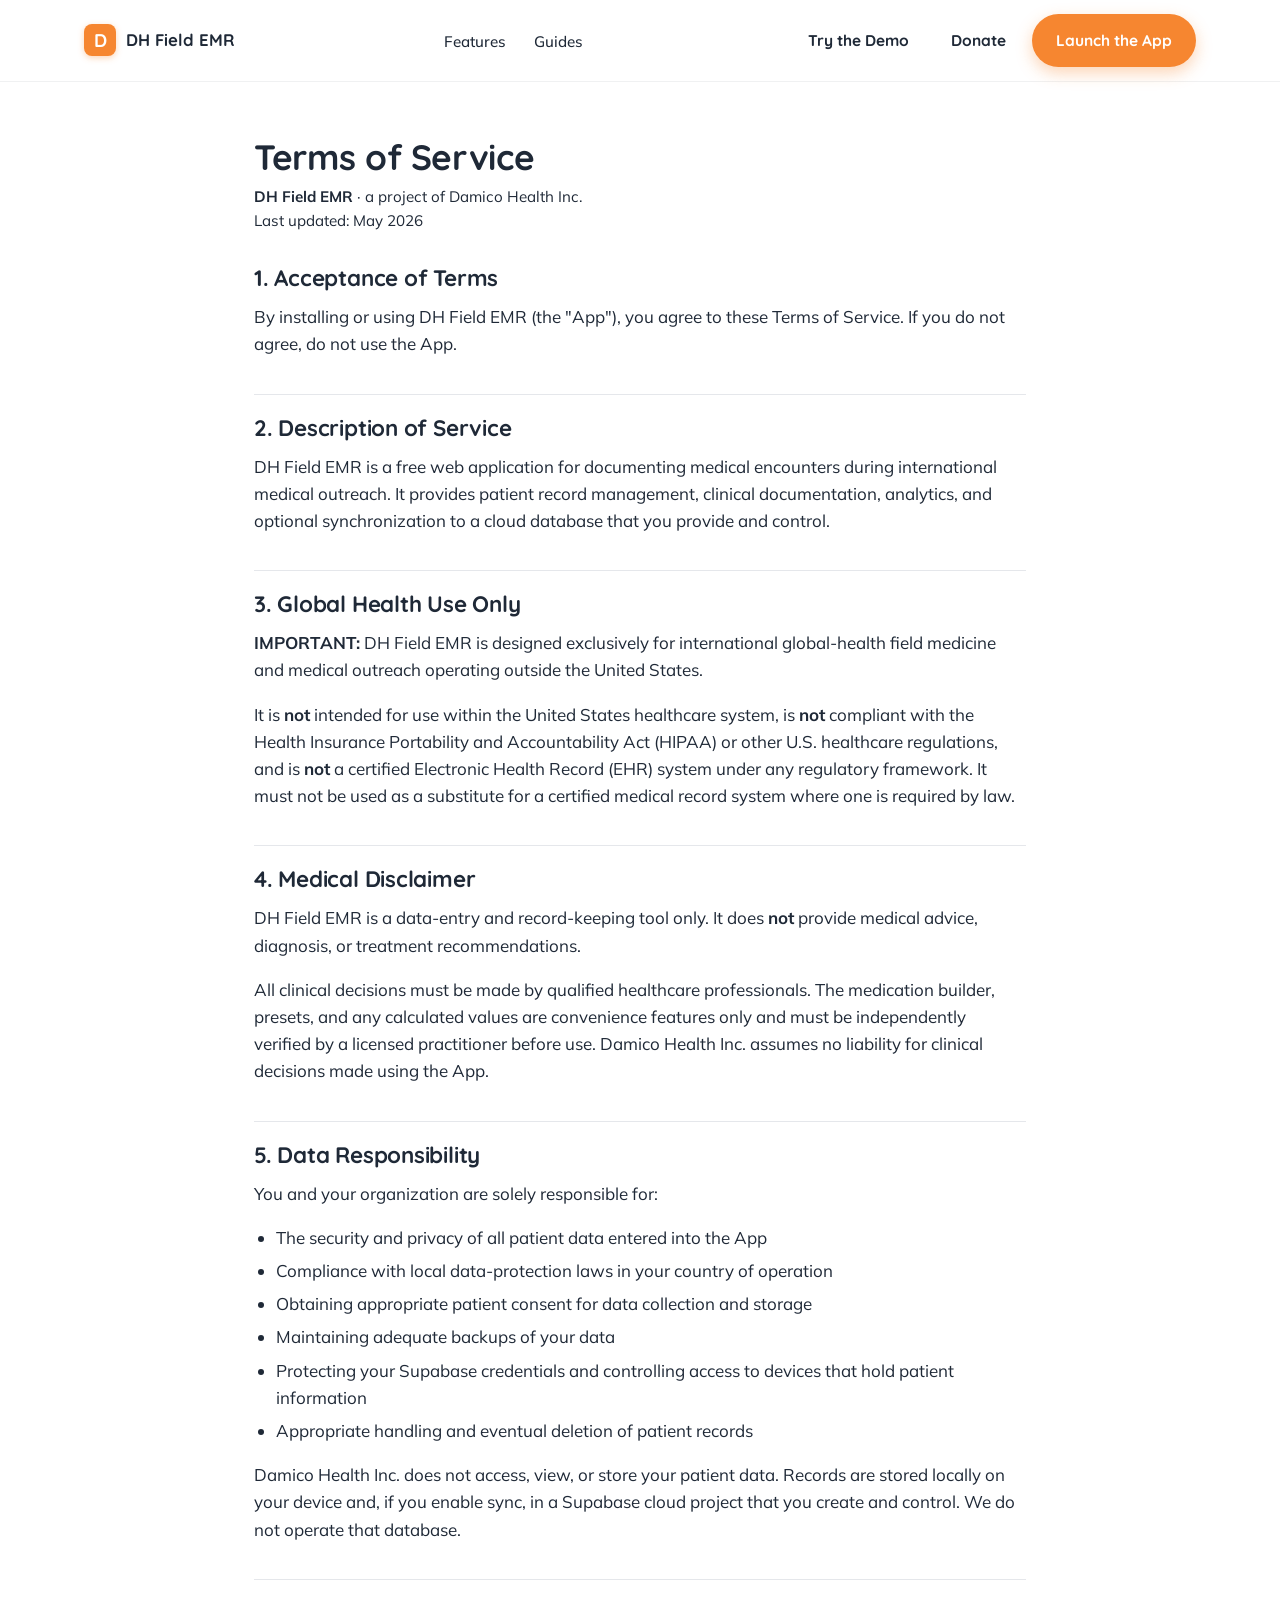
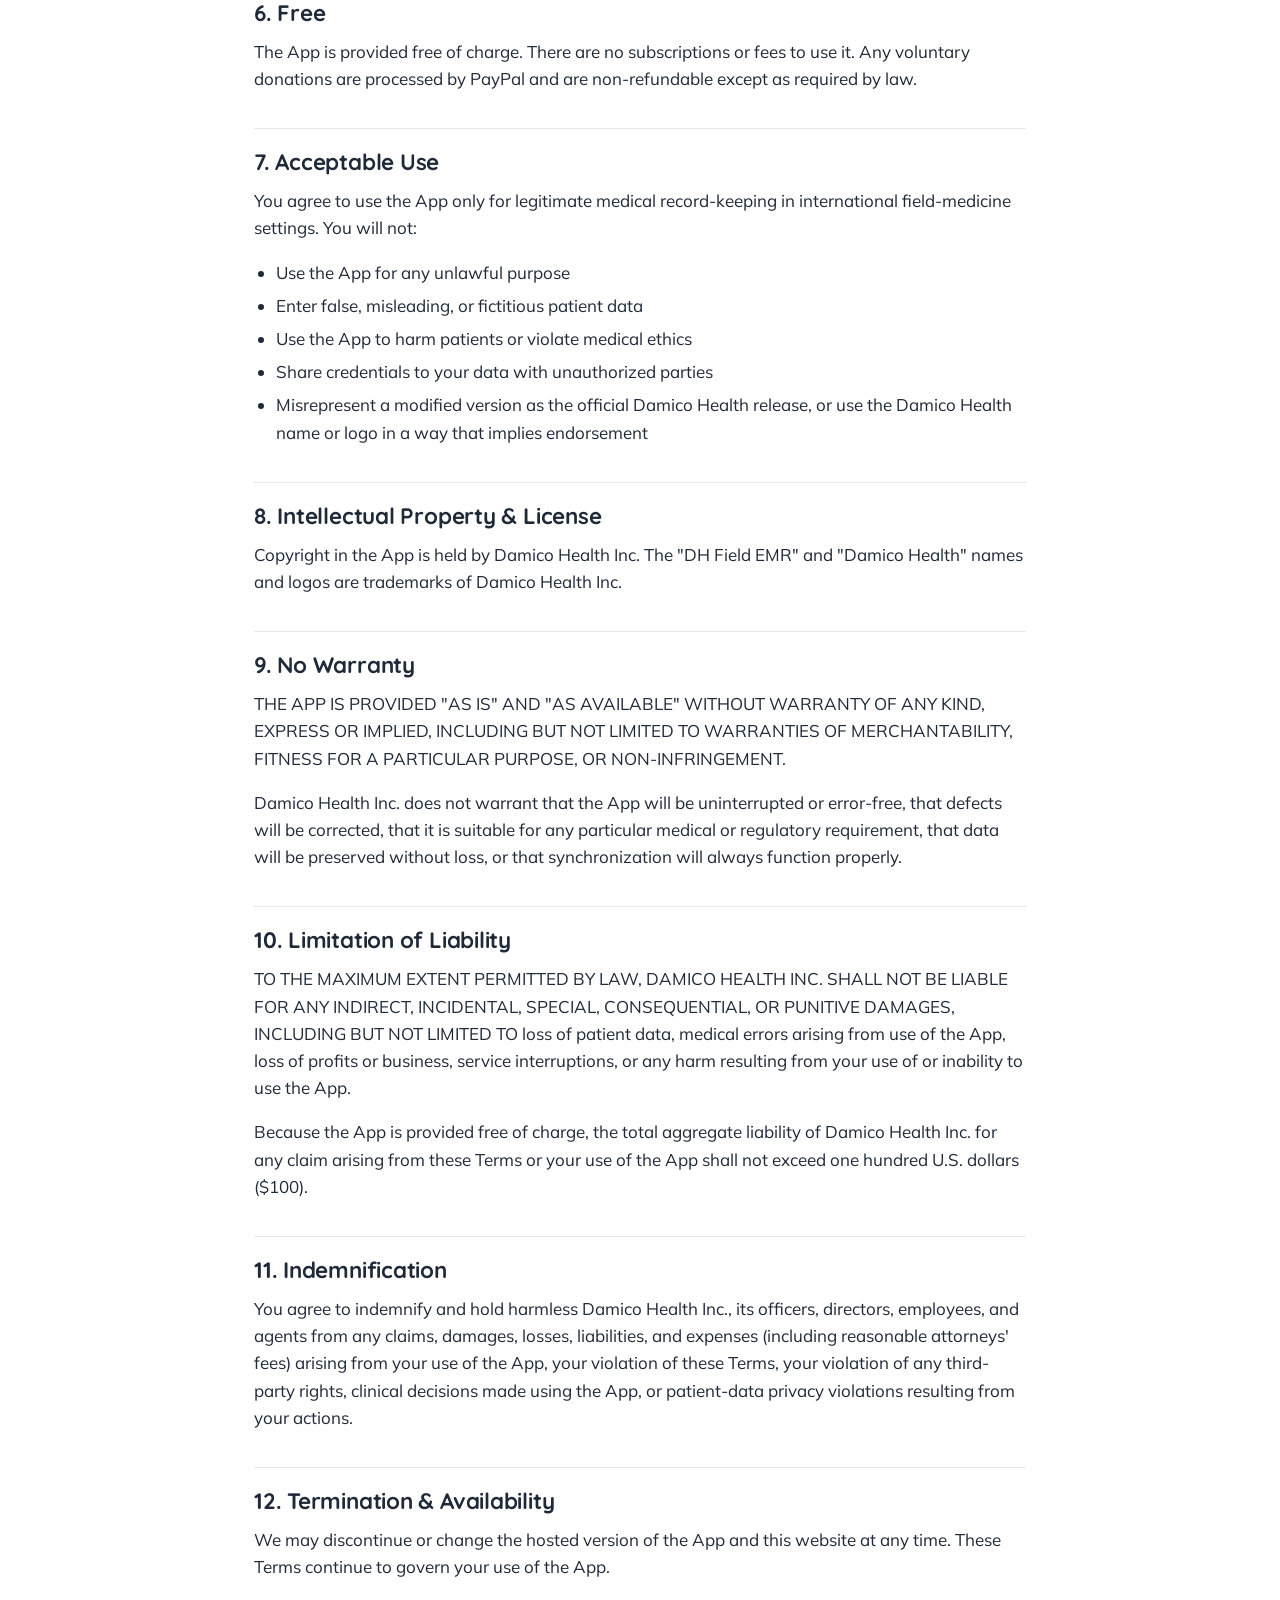
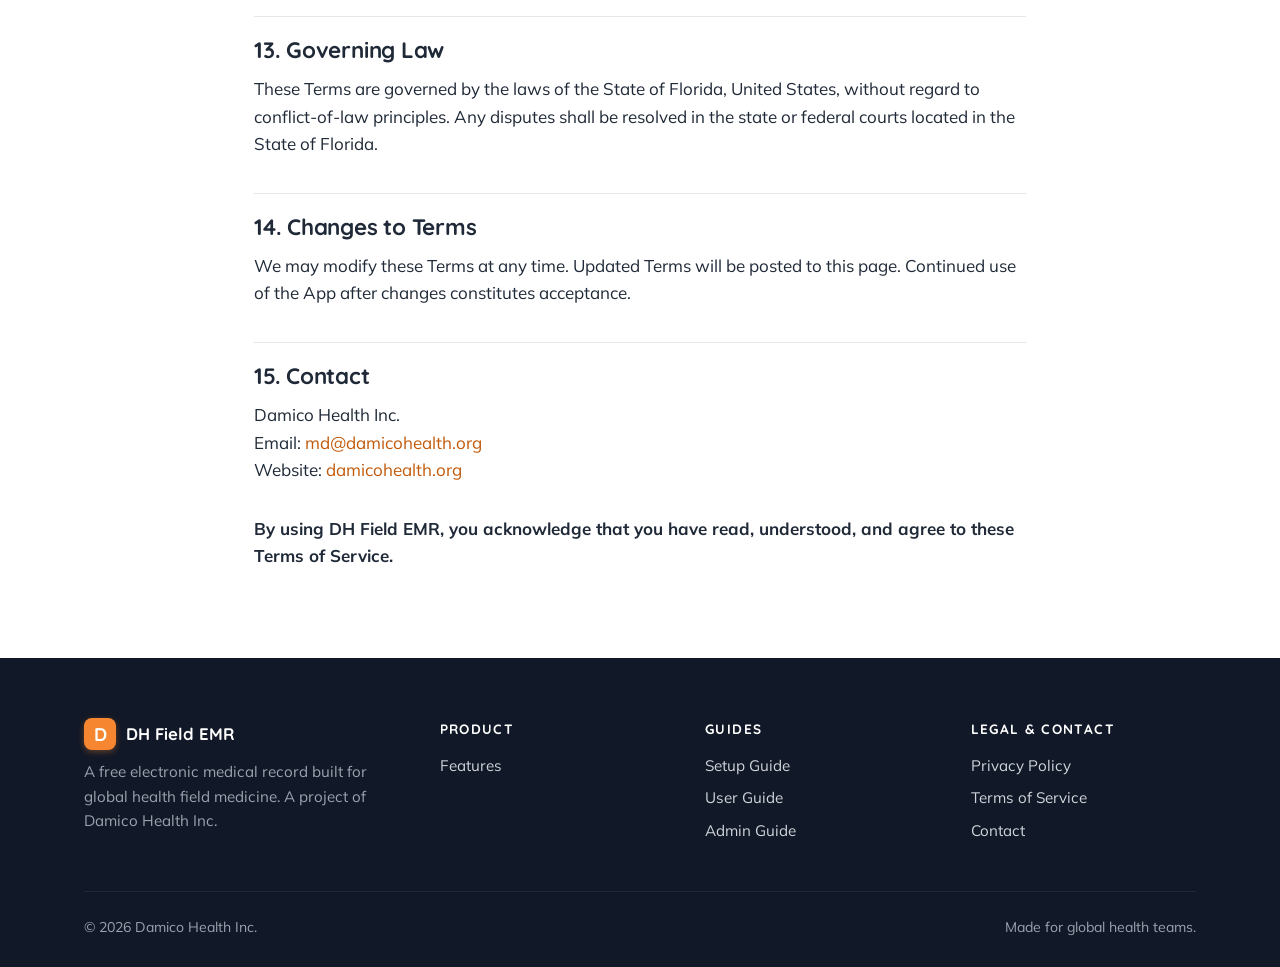
<file: terms/index.html>
<!doctype html>
<html lang="en">
<head>
<meta charset="utf-8" />
<meta name="viewport" content="width=device-width, initial-scale=1" />
<meta name="theme-color" content="#F68630" />
<title>Terms of Service - DH Field EMR</title>
<meta name="description" content="Terms of Service for DH Field EMR by Damico Health Inc. - a free EMR for medical outreach, provided as-is." />
<meta name="robots" content="index, follow" />
<link rel="canonical" href="https://damicohealth.com/terms/" />

<meta property="og:title" content="Terms of Service - DH Field EMR" />
<meta property="og:description" content="Terms of Service for DH Field EMR." />
<meta property="og:url" content="https://damicohealth.com/terms/" />
<meta property="og:type" content="website" />

<link rel="icon" type="image/svg+xml" href="data:image/svg+xml;utf8,<svg xmlns='http://www.w3.org/2000/svg' viewBox='0 0 64 64'><rect width='64' height='64' rx='14' fill='%23F68630'/><text x='50%25' y='54%25' dominant-baseline='middle' text-anchor='middle' font-family='Quicksand,Arial,sans-serif' font-weight='700' font-size='40' fill='white'>D</text></svg>" />

<link rel="preconnect" href="https://fonts.googleapis.com" />
<link rel="preconnect" href="https://fonts.gstatic.com" crossorigin />
<link href="https://fonts.googleapis.com/css2?family=Quicksand:wght@500;600;700&family=Mulish:wght@400;500;600;700&display=swap" rel="stylesheet" />
<link rel="stylesheet" href="../styles.css?v=20260806" />
</head>
<body>

<header class="nav">
  <div class="nav-inner">
    <a href="/" class="brand" aria-label="DH Field EMR home">
      <span class="brand-logo" aria-hidden="true">D</span>
      <span>DH Field EMR</span>
    </a>
    <nav aria-label="Primary">
      <ul class="nav-links">
        <li><a href="/#features">Features</a></li>
        <li><a href="/guides/">Guides</a></li>
      <li class="nav-mobile-only"><a href="/demo/">Try the Demo</a></li>
        <li class="nav-mobile-only"><a href="/guides/getting-started/">Setup Guide</a></li>
        <li class="nav-mobile-only"><a href="https://www.paypal.com/donate/?hosted_button_id=36XWD8PJYBJRU" target="_blank" rel="noopener">Donate</a></li>
      </ul>
    </nav>
    <div class="nav-cta">
      <a class="btn btn-ghost" href="/demo/">Try the Demo</a>
      <a class="btn btn-ghost" href="https://www.paypal.com/donate/?hosted_button_id=36XWD8PJYBJRU" target="_blank" rel="noopener">Donate</a>
      <a class="btn btn-primary" href="https://damicohealth.github.io/dh-field-emr/pwa-react/">Launch the App</a>
    </div>
  </div>
</header>

<main class="legal-page">
  <h1>Terms of Service</h1>
  <p class="legal-meta"><strong>DH Field EMR</strong> &middot; a project of Damico Health Inc.<br />
  Last updated: May 2026</p>

  <h2>1. Acceptance of Terms</h2>
  <p>By installing or using DH Field EMR (the "App"), you agree to these Terms of Service. If you do not agree, do not use the App.</p>

  <h2>2. Description of Service</h2>
  <p>DH Field EMR is a free web application for documenting medical encounters during international medical outreach. It provides patient record management, clinical documentation, analytics, and optional synchronization to a cloud database that you provide and control.</p>

  <h2>3. Global Health Use Only</h2>
  <p><strong>IMPORTANT:</strong> DH Field EMR is designed exclusively for international global-health field medicine and medical outreach operating outside the United States.</p>
  <p>It is <strong>not</strong> intended for use within the United States healthcare system, is <strong>not</strong> compliant with the Health Insurance Portability and Accountability Act (HIPAA) or other U.S. healthcare regulations, and is <strong>not</strong> a certified Electronic Health Record (EHR) system under any regulatory framework. It must not be used as a substitute for a certified medical record system where one is required by law.</p>

  <h2>4. Medical Disclaimer</h2>
  <p>DH Field EMR is a data-entry and record-keeping tool only. It does <strong>not</strong> provide medical advice, diagnosis, or treatment recommendations.</p>
  <p>All clinical decisions must be made by qualified healthcare professionals. The medication builder, presets, and any calculated values are convenience features only and must be independently verified by a licensed practitioner before use. Damico Health Inc. assumes no liability for clinical decisions made using the App.</p>

  <h2>5. Data Responsibility</h2>
  <p>You and your organization are solely responsible for:</p>
  <ul>
    <li>The security and privacy of all patient data entered into the App</li>
    <li>Compliance with local data-protection laws in your country of operation</li>
    <li>Obtaining appropriate patient consent for data collection and storage</li>
    <li>Maintaining adequate backups of your data</li>
    <li>Protecting your Supabase credentials and controlling access to devices that hold patient information</li>
    <li>Appropriate handling and eventual deletion of patient records</li>
  </ul>
  <p>Damico Health Inc. does not access, view, or store your patient data. Records are stored locally on your device and, if you enable sync, in a Supabase cloud project that you create and control. We do not operate that database.</p>

  <h2>6. Free</h2>
  <p>The App is provided free of charge. There are no subscriptions or fees to use it. Any voluntary donations are processed by PayPal and are non-refundable except as required by law.</p>

  <h2>7. Acceptable Use</h2>
  <p>You agree to use the App only for legitimate medical record-keeping in international field-medicine settings. You will not:</p>
  <ul>
    <li>Use the App for any unlawful purpose</li>
    <li>Enter false, misleading, or fictitious patient data</li>
    <li>Use the App to harm patients or violate medical ethics</li>
    <li>Share credentials to your data with unauthorized parties</li>
    <li>Misrepresent a modified version as the official Damico Health release, or use the Damico Health name or logo in a way that implies endorsement</li>
  </ul>

  <h2>8. Intellectual Property &amp; License</h2>
  <p>Copyright in the App is held by Damico Health Inc. The "DH Field EMR" and "Damico Health" names and logos are trademarks of Damico Health Inc.</p>

  <h2>9. No Warranty</h2>
  <p>THE APP IS PROVIDED "AS IS" AND "AS AVAILABLE" WITHOUT WARRANTY OF ANY KIND, EXPRESS OR IMPLIED, INCLUDING BUT NOT LIMITED TO WARRANTIES OF MERCHANTABILITY, FITNESS FOR A PARTICULAR PURPOSE, OR NON-INFRINGEMENT.</p>
  <p>Damico Health Inc. does not warrant that the App will be uninterrupted or error-free, that defects will be corrected, that it is suitable for any particular medical or regulatory requirement, that data will be preserved without loss, or that synchronization will always function properly.</p>

  <h2>10. Limitation of Liability</h2>
  <p>TO THE MAXIMUM EXTENT PERMITTED BY LAW, DAMICO HEALTH INC. SHALL NOT BE LIABLE FOR ANY INDIRECT, INCIDENTAL, SPECIAL, CONSEQUENTIAL, OR PUNITIVE DAMAGES, INCLUDING BUT NOT LIMITED TO loss of patient data, medical errors arising from use of the App, loss of profits or business, service interruptions, or any harm resulting from your use of or inability to use the App.</p>
  <p>Because the App is provided free of charge, the total aggregate liability of Damico Health Inc. for any claim arising from these Terms or your use of the App shall not exceed one hundred U.S. dollars ($100).</p>

  <h2>11. Indemnification</h2>
  <p>You agree to indemnify and hold harmless Damico Health Inc., its officers, directors, employees, and agents from any claims, damages, losses, liabilities, and expenses (including reasonable attorneys' fees) arising from your use of the App, your violation of these Terms, your violation of any third-party rights, clinical decisions made using the App, or patient-data privacy violations resulting from your actions.</p>

  <h2>12. Termination &amp; Availability</h2>
  <p>We may discontinue or change the hosted version of the App and this website at any time. These Terms continue to govern your use of the App.</p>

  <h2>13. Governing Law</h2>
  <p>These Terms are governed by the laws of the State of Florida, United States, without regard to conflict-of-law principles. Any disputes shall be resolved in the state or federal courts located in the State of Florida.</p>

  <h2>14. Changes to Terms</h2>
  <p>We may modify these Terms at any time. Updated Terms will be posted to this page. Continued use of the App after changes constitutes acceptance.</p>

  <h2>15. Contact</h2>
  <p>Damico Health Inc.<br />
  Email: <a href="mailto:md@damicohealth.org">md@damicohealth.org</a><br />
  Website: <a href="https://damicohealth.org">damicohealth.org</a></p>

  <p style="margin-top:32px;"><strong>By using DH Field EMR, you acknowledge that you have read, understood, and agree to these Terms of Service.</strong></p>
</main>

<footer class="footer">
  <div class="container">
    <div class="footer-grid">
      <div class="footer-brand">
        <a href="/" class="brand">
          <span class="brand-logo" aria-hidden="true">D</span>
          <span>DH Field EMR</span>
        </a>
        <p>A free electronic medical record built for global health field medicine. A project of Damico Health Inc.</p>
      </div>
      <div>
        <h4>Product</h4>
        <ul>
          <li><a href="/#features">Features</a></li>
        </ul>
      </div>
      <div>
        <h4>Guides</h4>
        <ul>
          <li><a href="/guides/getting-started/">Setup Guide</a></li>
          <li><a href="/guides/user-guide/">User Guide</a></li>
          <li><a href="/guides/admin-guide/">Admin Guide</a></li>
        </ul>
      </div>
      <div>
        <h4>Legal &amp; Contact</h4>
        <ul>
          <li><a href="/privacy/">Privacy Policy</a></li>
          <li><a href="/terms/">Terms of Service</a></li>
          <li><a href="mailto:md@damicohealth.org">Contact</a></li>
        </ul>
      </div>
    </div>
    <div class="footer-bottom">
      <div>&copy; 2026 Damico Health Inc.</div>
      <div>Made for global health teams.</div>
    </div>
  </div>
</footer>

</body>
</html>
</file>
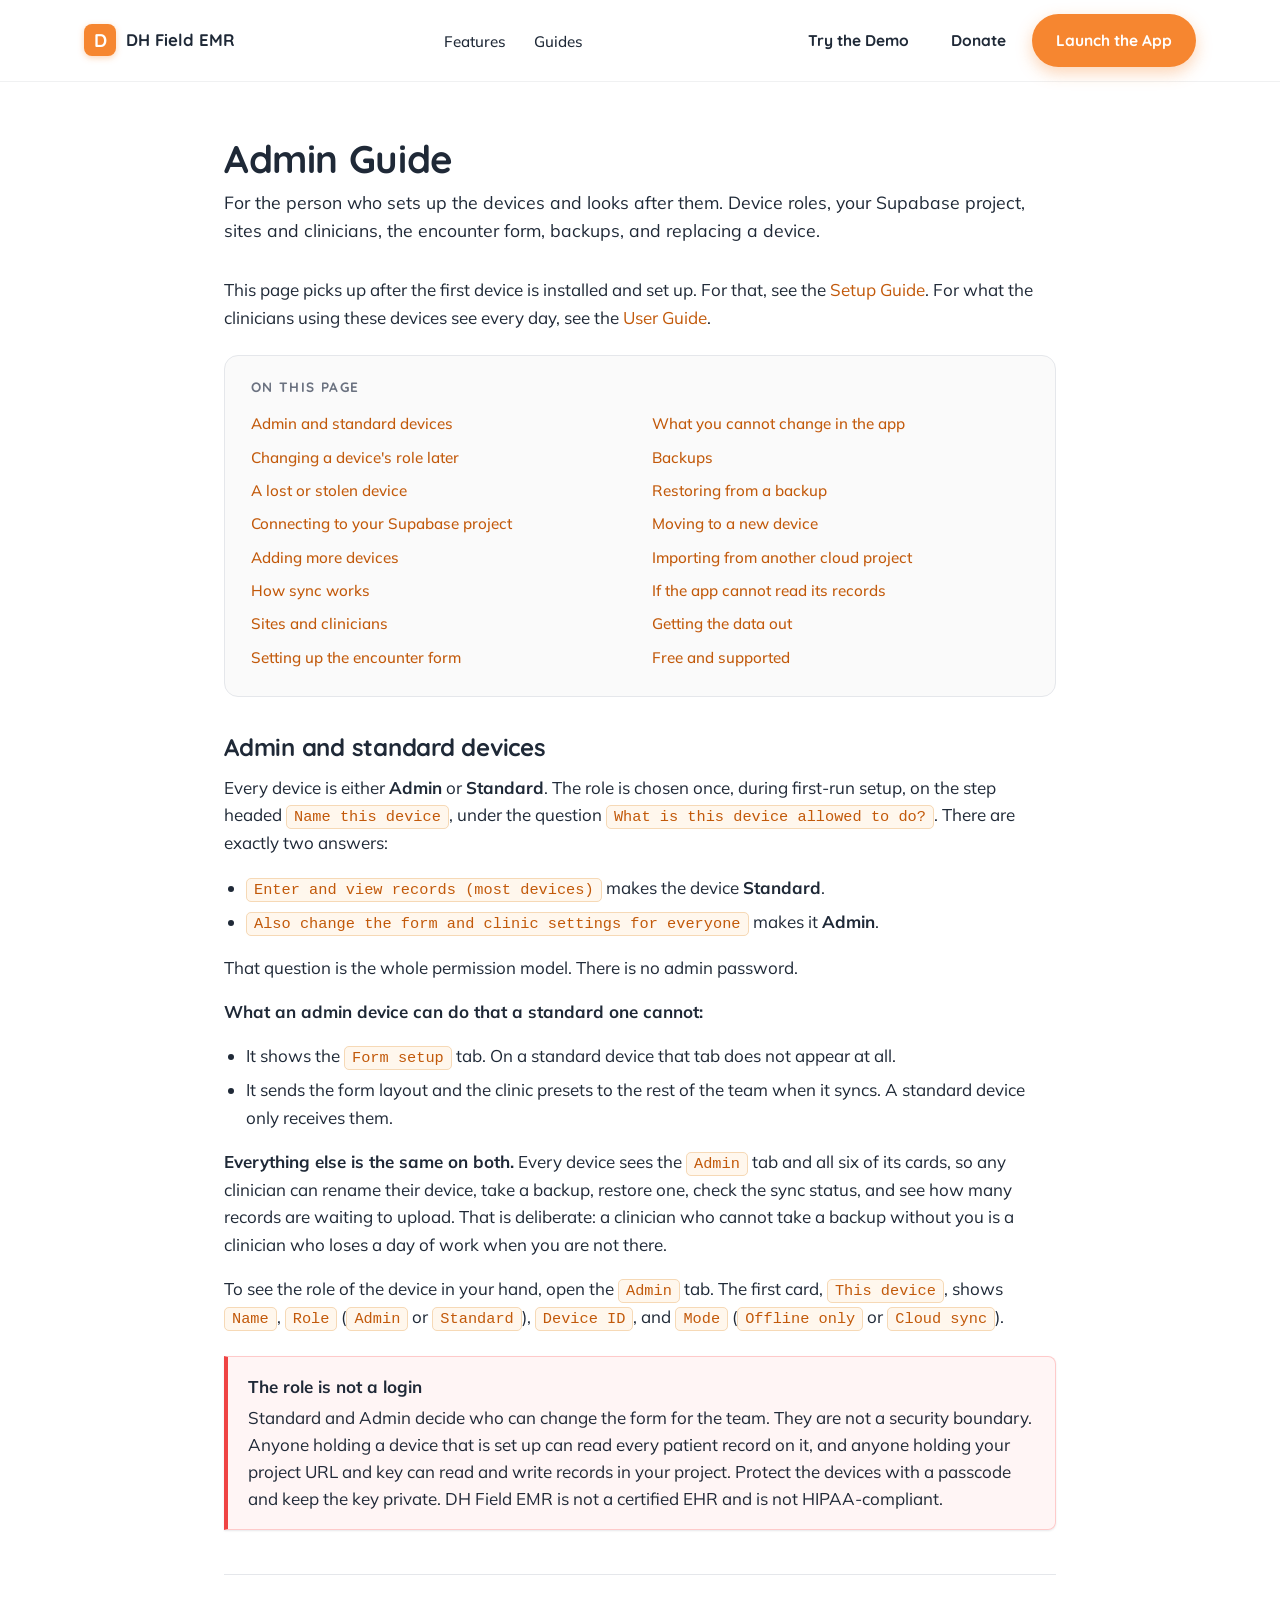
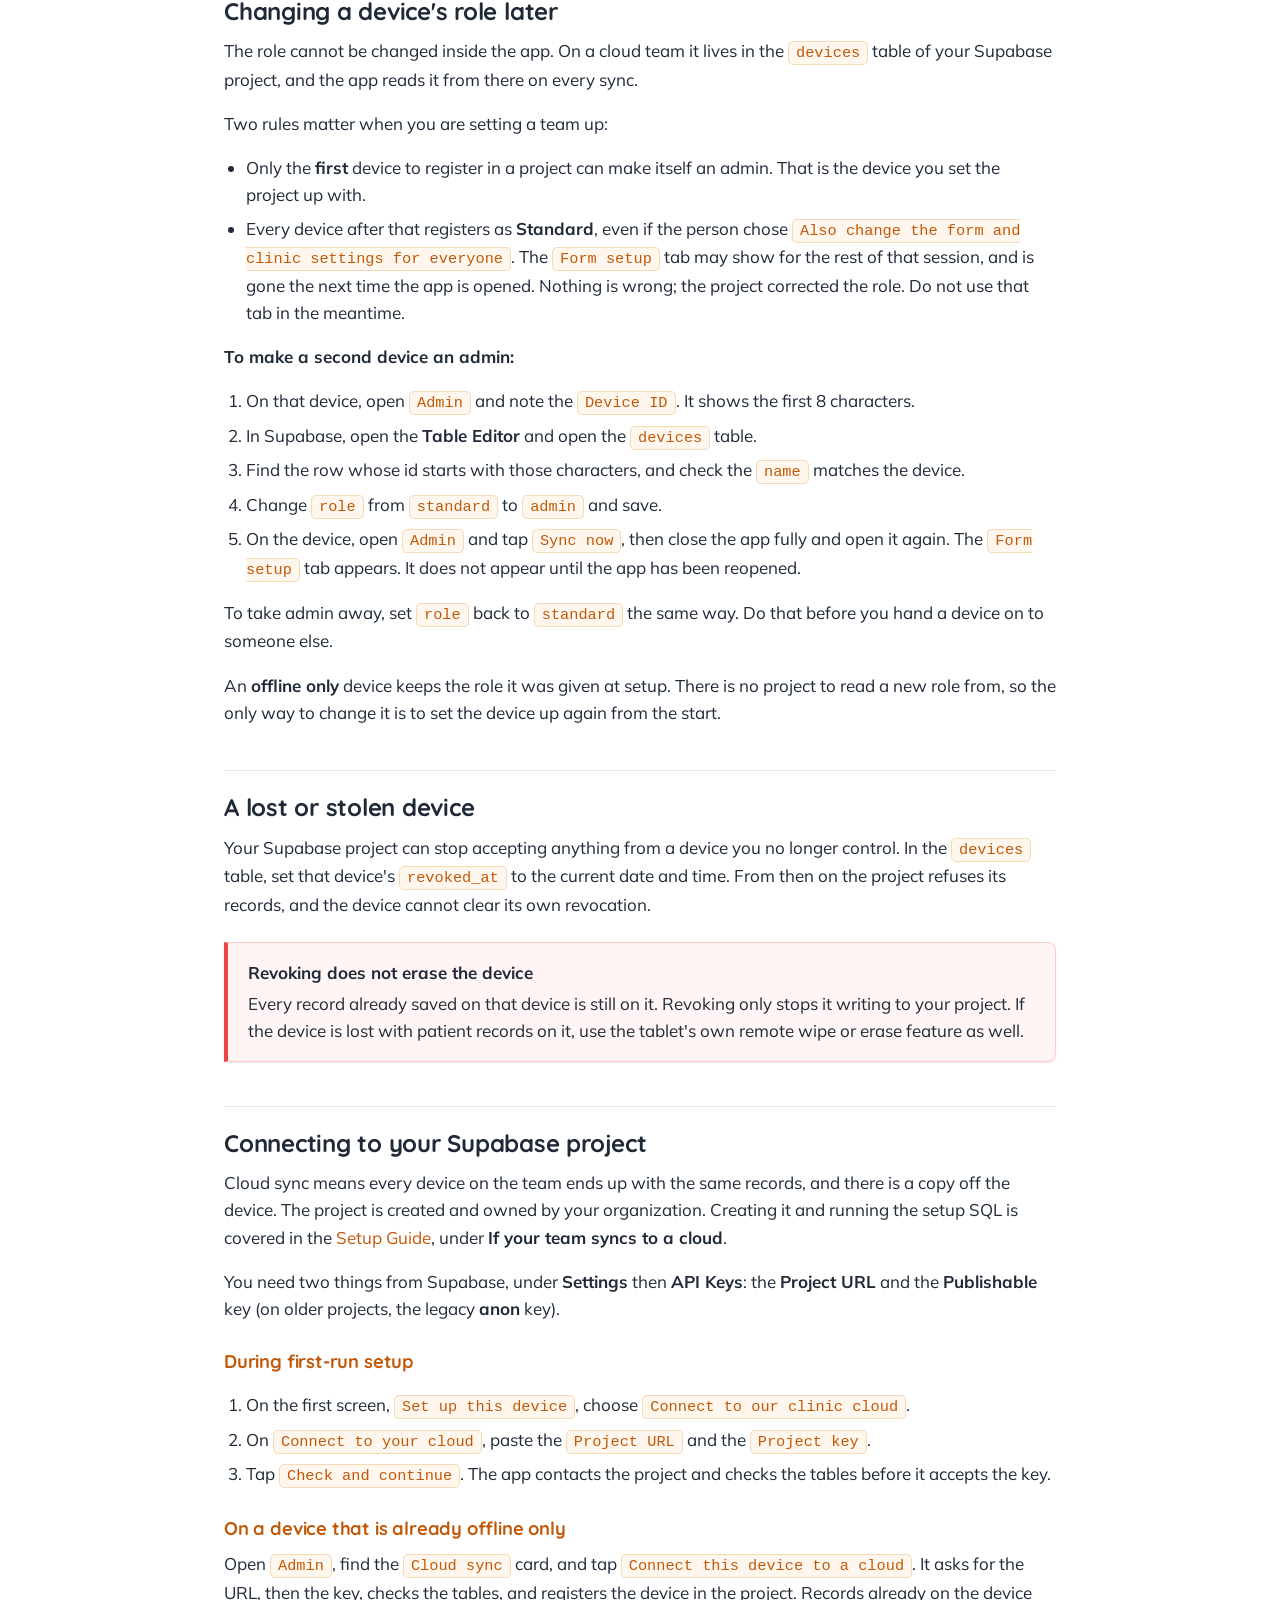
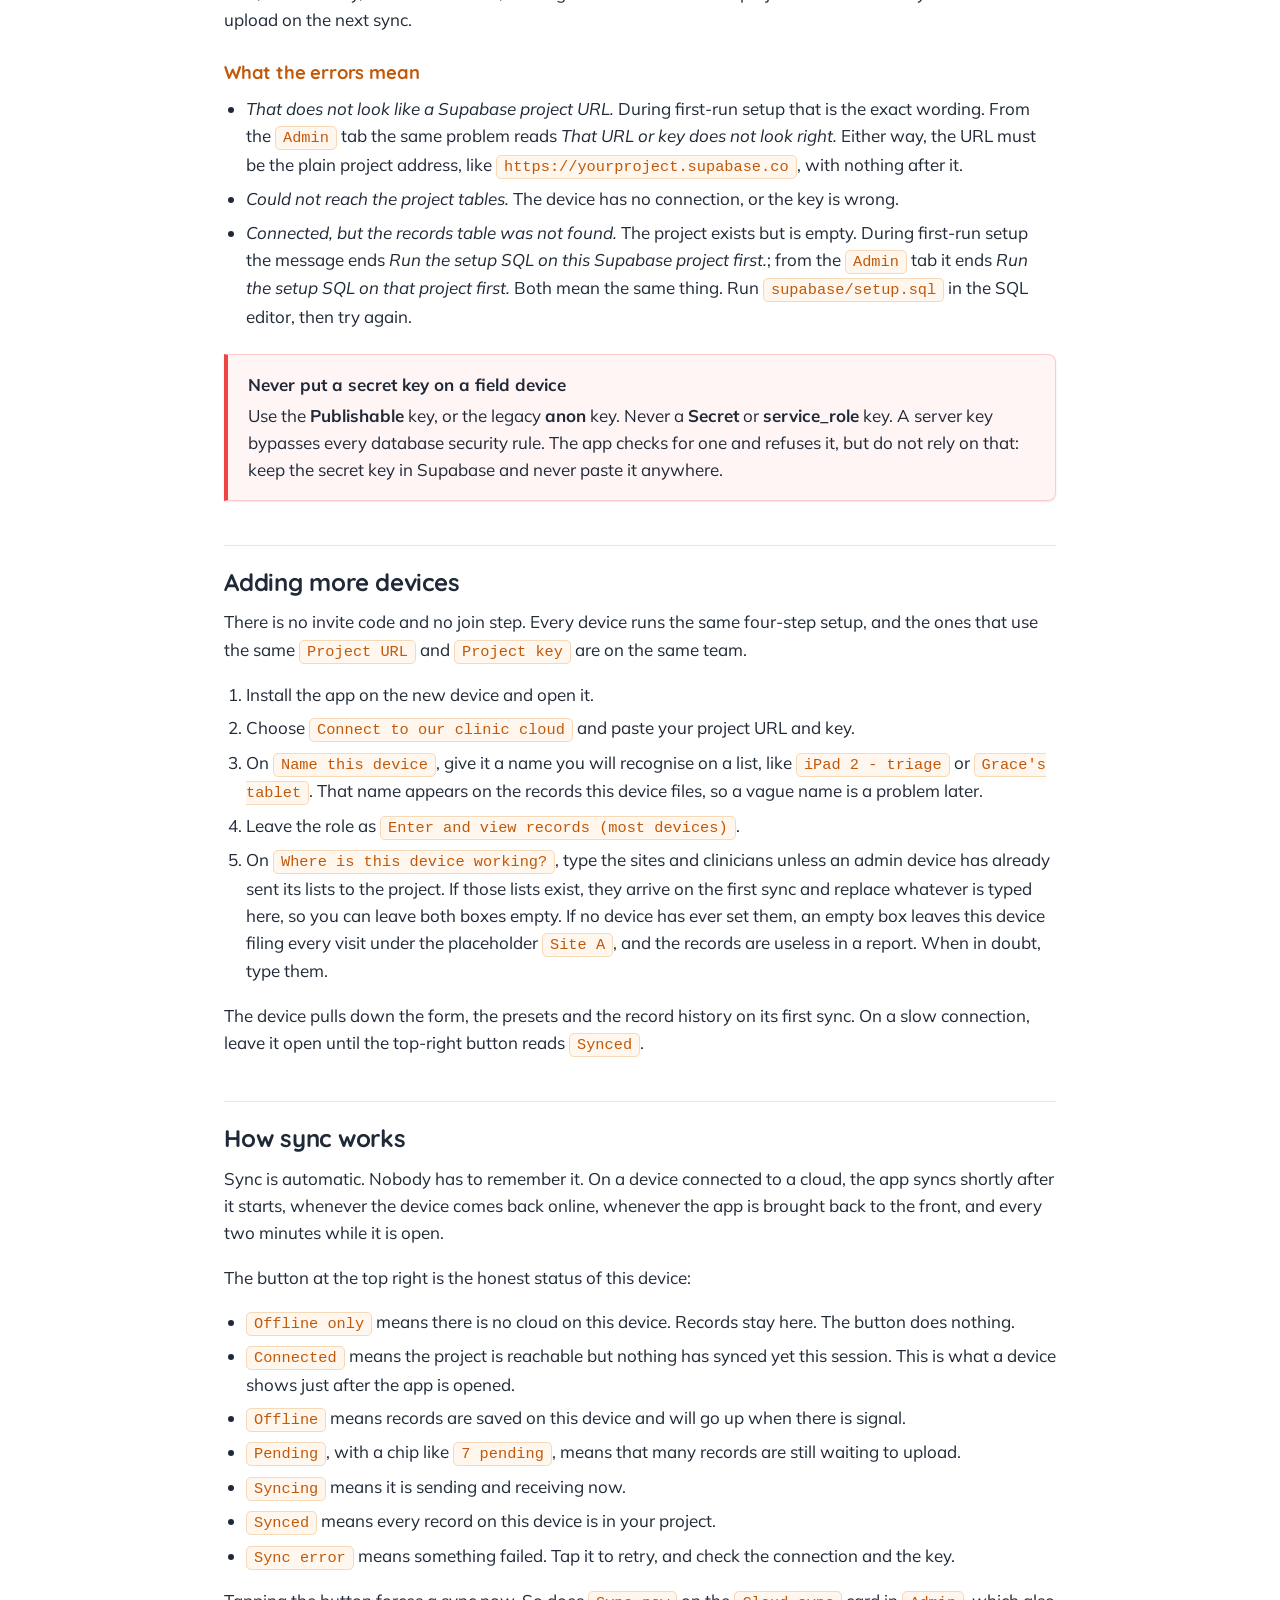
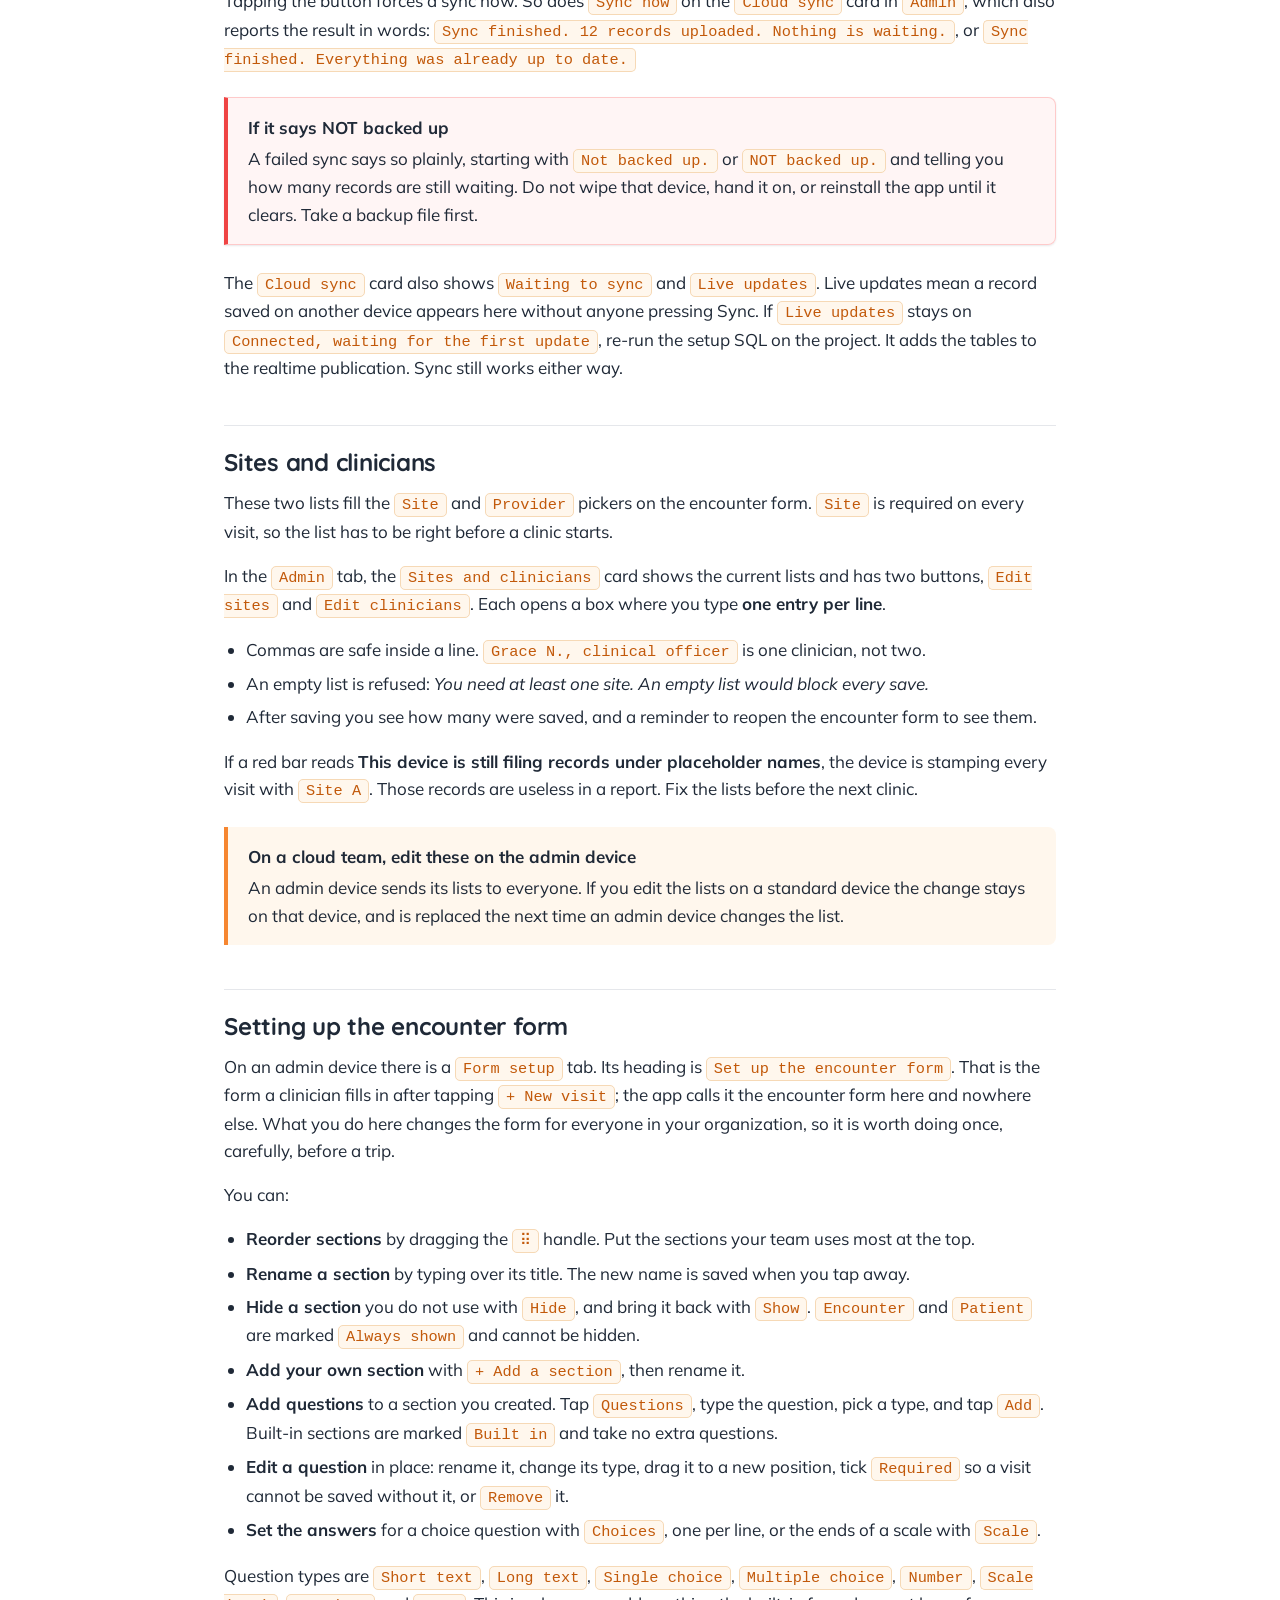
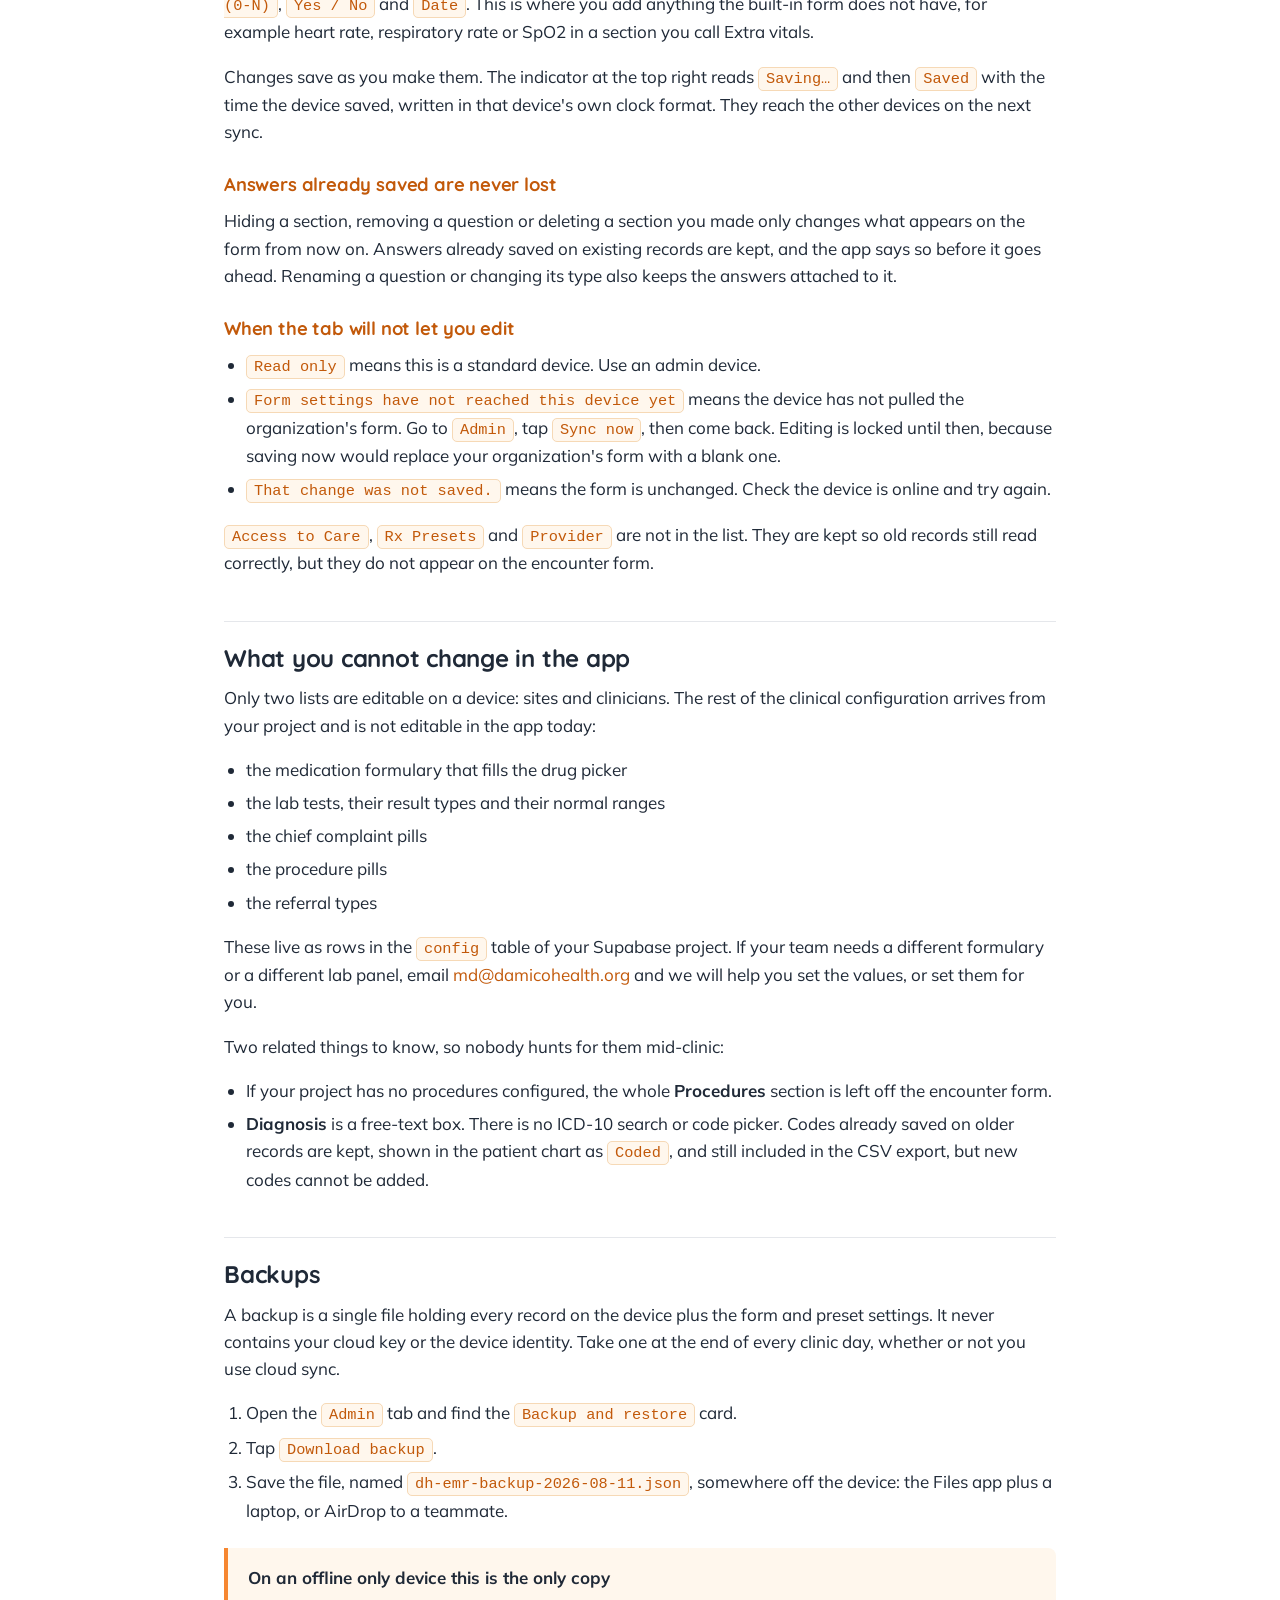
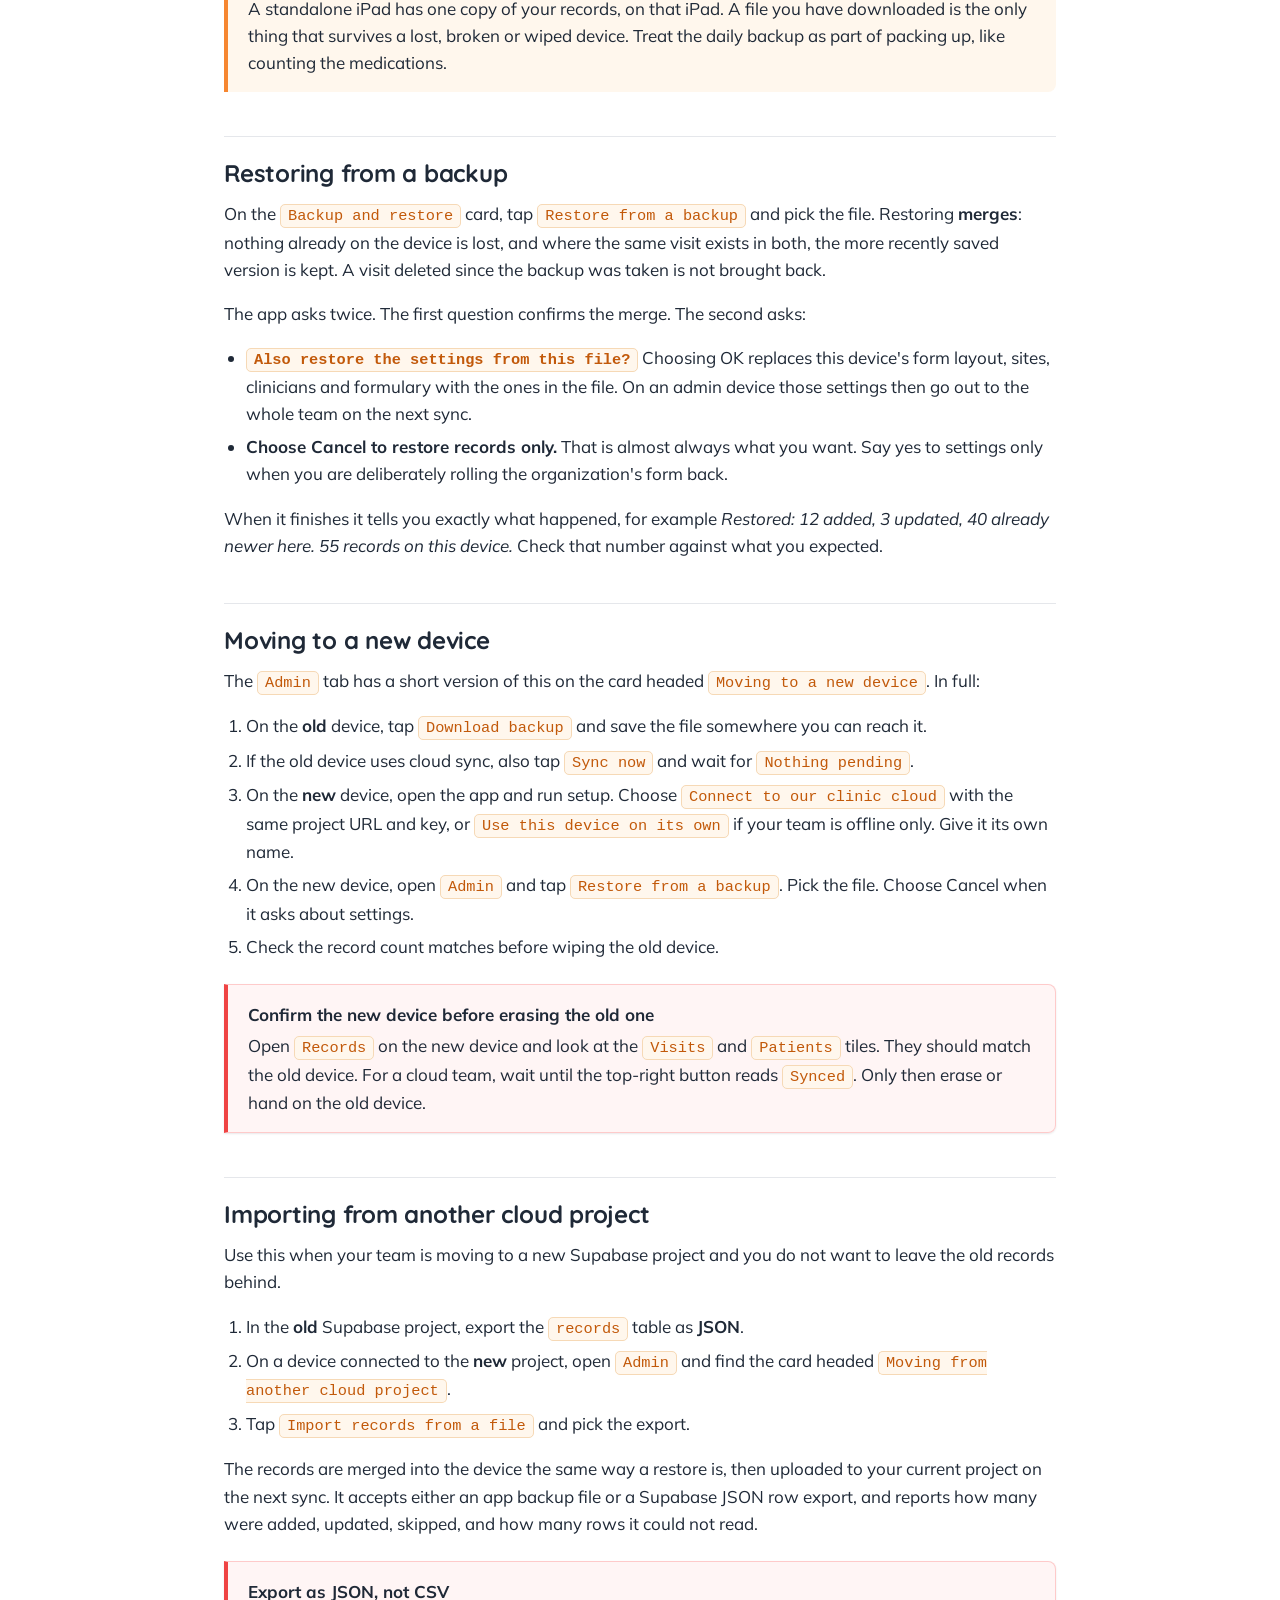
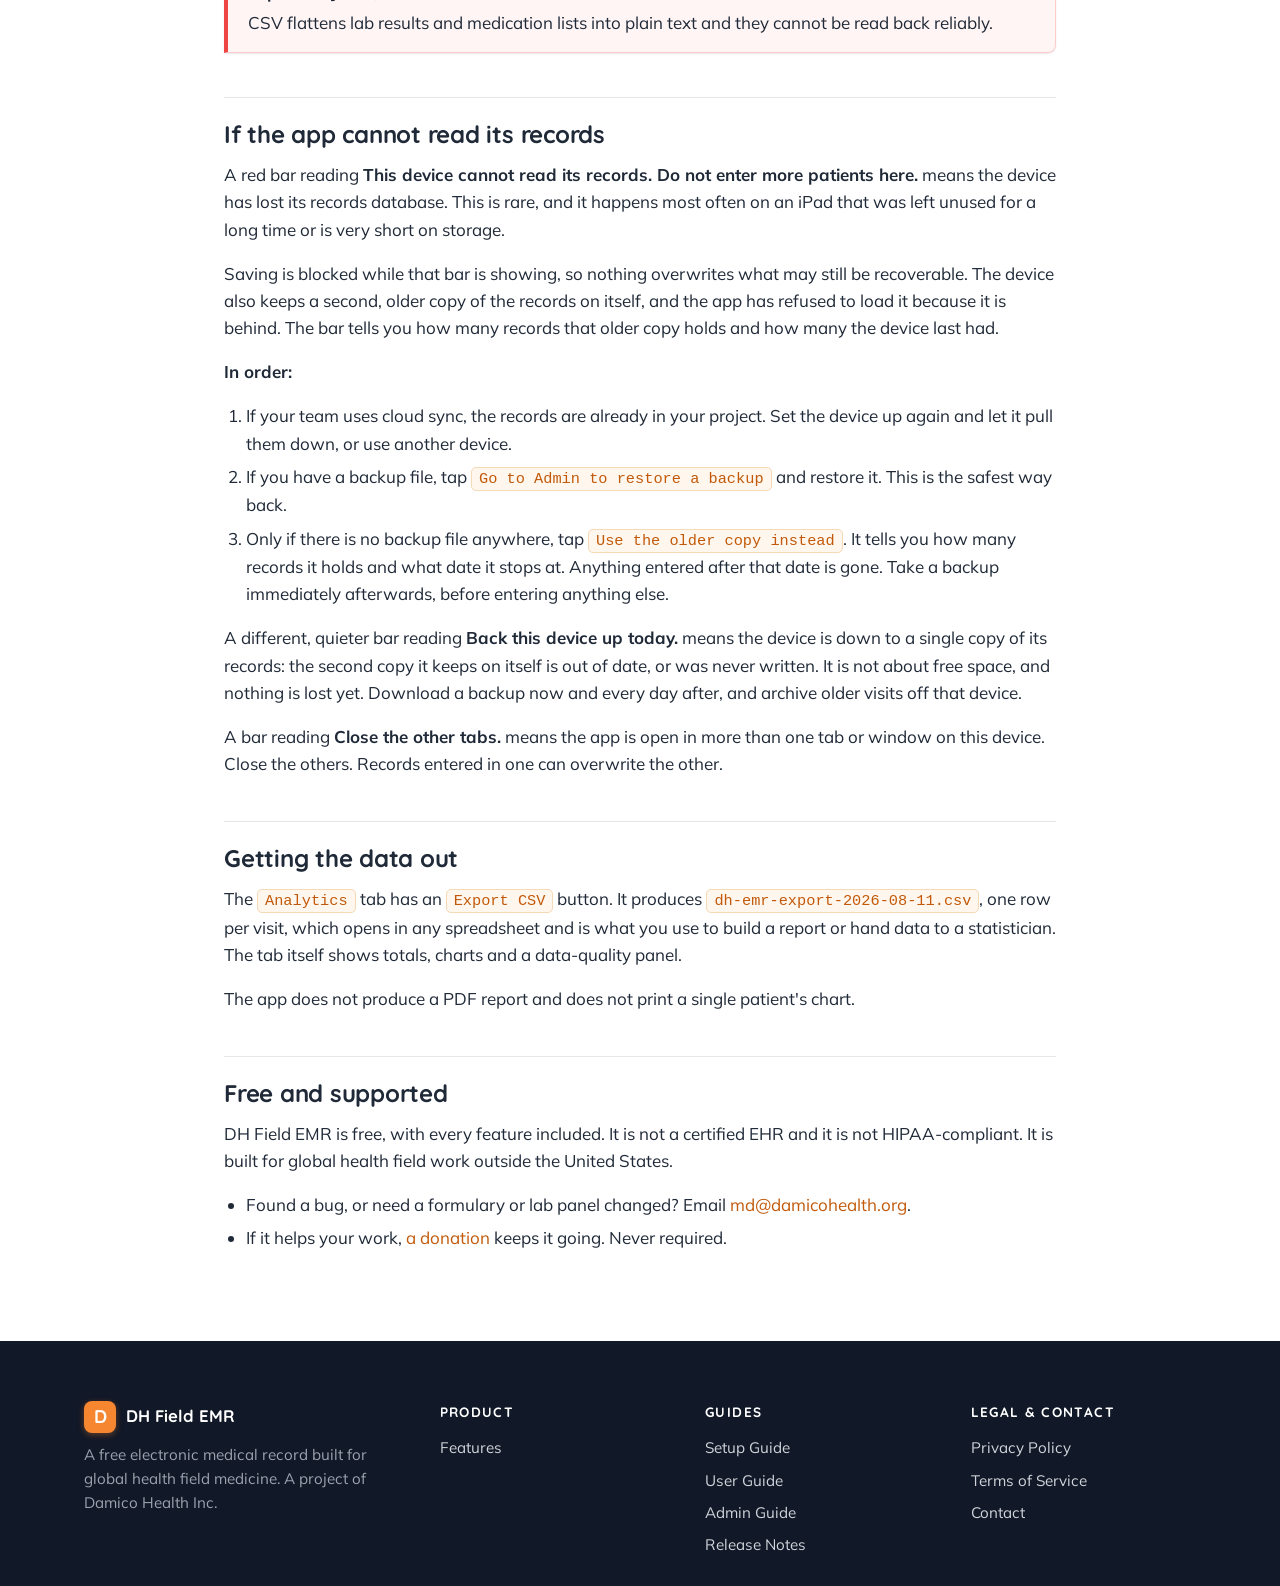
<file: guides/admin-guide/index.html>
<!doctype html>
<html lang="en">
<head>
<meta charset="utf-8" />
<meta name="viewport" content="width=device-width, initial-scale=1" />
<meta name="theme-color" content="#F68630" />
<title>Admin Guide - DH Field EMR</title>
<meta name="description" content="Admin guide for DH Field EMR. Device roles, connecting to your own Supabase project, sites and clinicians, setting up the encounter form, backups, restore, and moving to a new device." />
<meta name="robots" content="index, follow" />
<link rel="canonical" href="https://damicohealth.com/guides/admin-guide/" />

<meta property="og:title" content="Admin Guide - DH Field EMR" />
<meta property="og:description" content="Admin guide for DH Field EMR." />
<meta property="og:url" content="https://damicohealth.com/guides/admin-guide/" />
<meta property="og:type" content="article" />

<link rel="icon" type="image/svg+xml" href="data:image/svg+xml;utf8,<svg xmlns='http://www.w3.org/2000/svg' viewBox='0 0 64 64'><rect width='64' height='64' rx='14' fill='%23F68630'/><text x='50%25' y='54%25' dominant-baseline='middle' text-anchor='middle' font-family='Quicksand,Arial,sans-serif' font-weight='700' font-size='40' fill='white'>D</text></svg>" />

<link rel="preconnect" href="https://fonts.googleapis.com" />
<link rel="preconnect" href="https://fonts.gstatic.com" crossorigin />
<link href="https://fonts.googleapis.com/css2?family=Quicksand:wght@500;600;700&family=Mulish:wght@400;500;600;700&display=swap" rel="stylesheet" />
<link rel="stylesheet" href="../../styles.css?v=20260806" />
</head>
<body>

<header class="nav">
  <div class="nav-inner">
    <a href="/" class="brand" aria-label="DH Field EMR home">
      <span class="brand-logo" aria-hidden="true">D</span>
      <span>DH Field EMR</span>
    </a>
    <nav aria-label="Primary">
      <ul class="nav-links">
        <li><a href="/#features">Features</a></li>
        <li><a href="/guides/">Guides</a></li>
      <li class="nav-mobile-only"><a href="/demo/">Try the Demo</a></li>
        <li class="nav-mobile-only"><a href="/guides/getting-started/">Setup Guide</a></li>
        <li class="nav-mobile-only"><a href="https://www.paypal.com/donate/?hosted_button_id=36XWD8PJYBJRU" target="_blank" rel="noopener">Donate</a></li>
      </ul>
    </nav>
    <div class="nav-cta">
      <a class="btn btn-ghost" href="/demo/">Try the Demo</a>
      <a class="btn btn-ghost" href="https://www.paypal.com/donate/?hosted_button_id=36XWD8PJYBJRU" target="_blank" rel="noopener">Donate</a>
      <a class="btn btn-primary" href="https://damicohealth.github.io/dh-field-emr/pwa-react/">Launch the App</a>
    </div>
  </div>
</header>

<main class="guide-page">
  <h1>Admin Guide</h1>
  <p class="guide-subtitle">For the person who sets up the devices and looks after them. Device roles, your Supabase project, sites and clinicians, the encounter form, backups, and replacing a device.</p>

  <p>This page picks up after the first device is installed and set up. For that, see the <a href="/guides/getting-started/">Setup Guide</a>. For what the clinicians using these devices see every day, see the <a href="/guides/user-guide/">User Guide</a>.</p>

  <nav class="toc" aria-label="Table of contents">
    <div class="toc-title">On this page</div>
    <ul>
      <li><a href="#roles">Admin and standard devices</a></li>
      <li><a href="#change-role">Changing a device's role later</a></li>
      <li><a href="#lost-device">A lost or stolen device</a></li>
      <li><a href="#cloud">Connecting to your Supabase project</a></li>
      <li><a href="#add-devices">Adding more devices</a></li>
      <li><a href="#sync">How sync works</a></li>
      <li><a href="#sites">Sites and clinicians</a></li>
      <li><a href="#form-setup">Setting up the encounter form</a></li>
      <li><a href="#not-in-app">What you cannot change in the app</a></li>
      <li><a href="#backup">Backups</a></li>
      <li><a href="#restore">Restoring from a backup</a></li>
      <li><a href="#new-device">Moving to a new device</a></li>
      <li><a href="#import">Importing from another cloud project</a></li>
      <li><a href="#storage">If the app cannot read its records</a></li>
      <li><a href="#export">Getting the data out</a></li>
      <li><a href="#open">Free and supported</a></li>
    </ul>
  </nav>

  <h2 id="roles">Admin and standard devices</h2>
  <p>Every device is either <strong>Admin</strong> or <strong>Standard</strong>. The role is chosen once, during first-run setup, on the step headed <code>Name this device</code>, under the question <code>What is this device allowed to do?</code>. There are exactly two answers:</p>
  <ul>
    <li><code>Enter and view records (most devices)</code> makes the device <strong>Standard</strong>.</li>
    <li><code>Also change the form and clinic settings for everyone</code> makes it <strong>Admin</strong>.</li>
  </ul>
  <p>That question is the whole permission model. There is no admin password.</p>
  <p><strong>What an admin device can do that a standard one cannot:</strong></p>
  <ul>
    <li>It shows the <code>Form setup</code> tab. On a standard device that tab does not appear at all.</li>
    <li>It sends the form layout and the clinic presets to the rest of the team when it syncs. A standard device only receives them.</li>
  </ul>
  <p><strong>Everything else is the same on both.</strong> Every device sees the <code>Admin</code> tab and all six of its cards, so any clinician can rename their device, take a backup, restore one, check the sync status, and see how many records are waiting to upload. That is deliberate: a clinician who cannot take a backup without you is a clinician who loses a day of work when you are not there.</p>
  <p>To see the role of the device in your hand, open the <code>Admin</code> tab. The first card, <code>This device</code>, shows <code>Name</code>, <code>Role</code> (<code>Admin</code> or <code>Standard</code>), <code>Device ID</code>, and <code>Mode</code> (<code>Offline only</code> or <code>Cloud sync</code>).</p>
  <div class="callout warning">
    <div class="callout-title">The role is not a login</div>
    <p>Standard and Admin decide who can change the form for the team. They are not a security boundary. Anyone holding a device that is set up can read every patient record on it, and anyone holding your project URL and key can read and write records in your project. Protect the devices with a passcode and keep the key private. DH Field EMR is not a certified EHR and is not HIPAA-compliant.</p>
  </div>

  <h2 id="change-role">Changing a device's role later</h2>
  <p>The role cannot be changed inside the app. On a cloud team it lives in the <code>devices</code> table of your Supabase project, and the app reads it from there on every sync.</p>
  <p>Two rules matter when you are setting a team up:</p>
  <ul>
    <li>Only the <strong>first</strong> device to register in a project can make itself an admin. That is the device you set the project up with.</li>
    <li>Every device after that registers as <strong>Standard</strong>, even if the person chose <code>Also change the form and clinic settings for everyone</code>. The <code>Form setup</code> tab may show for the rest of that session, and is gone the next time the app is opened. Nothing is wrong; the project corrected the role. Do not use that tab in the meantime.</li>
  </ul>
  <p><strong>To make a second device an admin:</strong></p>
  <ol>
    <li>On that device, open <code>Admin</code> and note the <code>Device ID</code>. It shows the first 8 characters.</li>
    <li>In Supabase, open the <strong>Table Editor</strong> and open the <code>devices</code> table.</li>
    <li>Find the row whose id starts with those characters, and check the <code>name</code> matches the device.</li>
    <li>Change <code>role</code> from <code>standard</code> to <code>admin</code> and save.</li>
    <li>On the device, open <code>Admin</code> and tap <code>Sync now</code>, then close the app fully and open it again. The <code>Form setup</code> tab appears. It does not appear until the app has been reopened.</li>
  </ol>
  <p>To take admin away, set <code>role</code> back to <code>standard</code> the same way. Do that before you hand a device on to someone else.</p>
  <p>An <strong>offline only</strong> device keeps the role it was given at setup. There is no project to read a new role from, so the only way to change it is to set the device up again from the start.</p>

  <h2 id="lost-device">A lost or stolen device</h2>
  <p>Your Supabase project can stop accepting anything from a device you no longer control. In the <code>devices</code> table, set that device's <code>revoked_at</code> to the current date and time. From then on the project refuses its records, and the device cannot clear its own revocation.</p>
  <div class="callout warning">
    <div class="callout-title">Revoking does not erase the device</div>
    <p>Every record already saved on that device is still on it. Revoking only stops it writing to your project. If the device is lost with patient records on it, use the tablet's own remote wipe or erase feature as well.</p>
  </div>

  <h2 id="cloud">Connecting to your Supabase project</h2>
  <p>Cloud sync means every device on the team ends up with the same records, and there is a copy off the device. The project is created and owned by your organization. Creating it and running the setup SQL is covered in the <a href="/guides/getting-started/#cloud">Setup Guide</a>, under <strong>If your team syncs to a cloud</strong>.</p>
  <p>You need two things from Supabase, under <strong>Settings</strong> then <strong>API Keys</strong>: the <strong>Project URL</strong> and the <strong>Publishable</strong> key (on older projects, the legacy <strong>anon</strong> key).</p>
  <h3>During first-run setup</h3>
  <ol>
    <li>On the first screen, <code>Set up this device</code>, choose <code>Connect to our clinic cloud</code>.</li>
    <li>On <code>Connect to your cloud</code>, paste the <code>Project URL</code> and the <code>Project key</code>.</li>
    <li>Tap <code>Check and continue</code>. The app contacts the project and checks the tables before it accepts the key.</li>
  </ol>
  <h3>On a device that is already offline only</h3>
  <p>Open <code>Admin</code>, find the <code>Cloud sync</code> card, and tap <code>Connect this device to a cloud</code>. It asks for the URL, then the key, checks the tables, and registers the device in the project. Records already on the device upload on the next sync.</p>
  <h3>What the errors mean</h3>
  <ul>
    <li><em>That does not look like a Supabase project URL.</em> During first-run setup that is the exact wording. From the <code>Admin</code> tab the same problem reads <em>That URL or key does not look right.</em> Either way, the URL must be the plain project address, like <code>https://yourproject.supabase.co</code>, with nothing after it.</li>
    <li><em>Could not reach the project tables.</em> The device has no connection, or the key is wrong.</li>
    <li><em>Connected, but the records table was not found.</em> The project exists but is empty. During first-run setup the message ends <em>Run the setup SQL on this Supabase project first.</em>; from the <code>Admin</code> tab it ends <em>Run the setup SQL on that project first.</em> Both mean the same thing. Run <code>supabase/setup.sql</code> in the SQL editor, then try again.</li>
  </ul>
  <div class="callout warning">
    <div class="callout-title">Never put a secret key on a field device</div>
    <p>Use the <strong>Publishable</strong> key, or the legacy <strong>anon</strong> key. Never a <strong>Secret</strong> or <strong>service_role</strong> key. A server key bypasses every database security rule. The app checks for one and refuses it, but do not rely on that: keep the secret key in Supabase and never paste it anywhere.</p>
  </div>

  <h2 id="add-devices">Adding more devices</h2>
  <p>There is no invite code and no join step. Every device runs the same four-step setup, and the ones that use the same <code>Project URL</code> and <code>Project key</code> are on the same team.</p>
  <ol>
    <li>Install the app on the new device and open it.</li>
    <li>Choose <code>Connect to our clinic cloud</code> and paste your project URL and key.</li>
    <li>On <code>Name this device</code>, give it a name you will recognise on a list, like <code>iPad 2 - triage</code> or <code>Grace's tablet</code>. That name appears on the records this device files, so a vague name is a problem later.</li>
    <li>Leave the role as <code>Enter and view records (most devices)</code>.</li>
    <li>On <code>Where is this device working?</code>, type the sites and clinicians unless an admin device has already sent its lists to the project. If those lists exist, they arrive on the first sync and replace whatever is typed here, so you can leave both boxes empty. If no device has ever set them, an empty box leaves this device filing every visit under the placeholder <code>Site A</code>, and the records are useless in a report. When in doubt, type them.</li>
  </ol>
  <p>The device pulls down the form, the presets and the record history on its first sync. On a slow connection, leave it open until the top-right button reads <code>Synced</code>.</p>

  <h2 id="sync">How sync works</h2>
  <p>Sync is automatic. Nobody has to remember it. On a device connected to a cloud, the app syncs shortly after it starts, whenever the device comes back online, whenever the app is brought back to the front, and every two minutes while it is open.</p>
  <p>The button at the top right is the honest status of this device:</p>
  <ul>
    <li><code>Offline only</code> means there is no cloud on this device. Records stay here. The button does nothing.</li>
    <li><code>Connected</code> means the project is reachable but nothing has synced yet this session. This is what a device shows just after the app is opened.</li>
    <li><code>Offline</code> means records are saved on this device and will go up when there is signal.</li>
    <li><code>Pending</code>, with a chip like <code>7 pending</code>, means that many records are still waiting to upload.</li>
    <li><code>Syncing</code> means it is sending and receiving now.</li>
    <li><code>Synced</code> means every record on this device is in your project.</li>
    <li><code>Sync error</code> means something failed. Tap it to retry, and check the connection and the key.</li>
  </ul>
  <p>Tapping the button forces a sync now. So does <code>Sync now</code> on the <code>Cloud sync</code> card in <code>Admin</code>, which also reports the result in words: <code>Sync finished. 12 records uploaded. Nothing is waiting.</code>, or <code>Sync finished. Everything was already up to date.</code></p>
  <div class="callout warning">
    <div class="callout-title">If it says NOT backed up</div>
    <p>A failed sync says so plainly, starting with <code>Not backed up.</code> or <code>NOT backed up.</code> and telling you how many records are still waiting. Do not wipe that device, hand it on, or reinstall the app until it clears. Take a backup file first.</p>
  </div>
  <p>The <code>Cloud sync</code> card also shows <code>Waiting to sync</code> and <code>Live updates</code>. Live updates mean a record saved on another device appears here without anyone pressing Sync. If <code>Live updates</code> stays on <code>Connected, waiting for the first update</code>, re-run the setup SQL on the project. It adds the tables to the realtime publication. Sync still works either way.</p>

  <h2 id="sites">Sites and clinicians</h2>
  <p>These two lists fill the <code>Site</code> and <code>Provider</code> pickers on the encounter form. <code>Site</code> is required on every visit, so the list has to be right before a clinic starts.</p>
  <p>In the <code>Admin</code> tab, the <code>Sites and clinicians</code> card shows the current lists and has two buttons, <code>Edit sites</code> and <code>Edit clinicians</code>. Each opens a box where you type <strong>one entry per line</strong>.</p>
  <ul>
    <li>Commas are safe inside a line. <code>Grace N., clinical officer</code> is one clinician, not two.</li>
    <li>An empty list is refused: <em>You need at least one site. An empty list would block every save.</em></li>
    <li>After saving you see how many were saved, and a reminder to reopen the encounter form to see them.</li>
  </ul>
  <p>If a red bar reads <strong>This device is still filing records under placeholder names</strong>, the device is stamping every visit with <code>Site A</code>. Those records are useless in a report. Fix the lists before the next clinic.</p>
  <div class="callout">
    <div class="callout-title">On a cloud team, edit these on the admin device</div>
    <p>An admin device sends its lists to everyone. If you edit the lists on a standard device the change stays on that device, and is replaced the next time an admin device changes the list.</p>
  </div>

  <h2 id="form-setup">Setting up the encounter form</h2>
  <p>On an admin device there is a <code>Form setup</code> tab. Its heading is <code>Set up the encounter form</code>. That is the form a clinician fills in after tapping <code>+ New visit</code>; the app calls it the encounter form here and nowhere else. What you do here changes the form for everyone in your organization, so it is worth doing once, carefully, before a trip.</p>
  <p>You can:</p>
  <ul>
    <li><strong>Reorder sections</strong> by dragging the <code>⠿</code> handle. Put the sections your team uses most at the top.</li>
    <li><strong>Rename a section</strong> by typing over its title. The new name is saved when you tap away.</li>
    <li><strong>Hide a section</strong> you do not use with <code>Hide</code>, and bring it back with <code>Show</code>. <code>Encounter</code> and <code>Patient</code> are marked <code>Always shown</code> and cannot be hidden.</li>
    <li><strong>Add your own section</strong> with <code>+ Add a section</code>, then rename it.</li>
    <li><strong>Add questions</strong> to a section you created. Tap <code>Questions</code>, type the question, pick a type, and tap <code>Add</code>. Built-in sections are marked <code>Built in</code> and take no extra questions.</li>
    <li><strong>Edit a question</strong> in place: rename it, change its type, drag it to a new position, tick <code>Required</code> so a visit cannot be saved without it, or <code>Remove</code> it.</li>
    <li><strong>Set the answers</strong> for a choice question with <code>Choices</code>, one per line, or the ends of a scale with <code>Scale</code>.</li>
  </ul>
  <p>Question types are <code>Short text</code>, <code>Long text</code>, <code>Single choice</code>, <code>Multiple choice</code>, <code>Number</code>, <code>Scale (0-N)</code>, <code>Yes / No</code> and <code>Date</code>. This is where you add anything the built-in form does not have, for example heart rate, respiratory rate or SpO2 in a section you call Extra vitals.</p>
  <p>Changes save as you make them. The indicator at the top right reads <code>Saving…</code> and then <code>Saved</code> with the time the device saved, written in that device's own clock format. They reach the other devices on the next sync.</p>
  <h3>Answers already saved are never lost</h3>
  <p>Hiding a section, removing a question or deleting a section you made only changes what appears on the form from now on. Answers already saved on existing records are kept, and the app says so before it goes ahead. Renaming a question or changing its type also keeps the answers attached to it.</p>
  <h3>When the tab will not let you edit</h3>
  <ul>
    <li><code>Read only</code> means this is a standard device. Use an admin device.</li>
    <li><code>Form settings have not reached this device yet</code> means the device has not pulled the organization's form. Go to <code>Admin</code>, tap <code>Sync now</code>, then come back. Editing is locked until then, because saving now would replace your organization's form with a blank one.</li>
    <li><code>That change was not saved.</code> means the form is unchanged. Check the device is online and try again.</li>
  </ul>
  <p><code>Access to Care</code>, <code>Rx Presets</code> and <code>Provider</code> are not in the list. They are kept so old records still read correctly, but they do not appear on the encounter form.</p>

  <h2 id="not-in-app">What you cannot change in the app</h2>
  <p>Only two lists are editable on a device: sites and clinicians. The rest of the clinical configuration arrives from your project and is not editable in the app today:</p>
  <ul>
    <li>the medication formulary that fills the drug picker</li>
    <li>the lab tests, their result types and their normal ranges</li>
    <li>the chief complaint pills</li>
    <li>the procedure pills</li>
    <li>the referral types</li>
  </ul>
  <p>These live as rows in the <code>config</code> table of your Supabase project. If your team needs a different formulary or a different lab panel, email <a href="mailto:md@damicohealth.org">md@damicohealth.org</a> and we will help you set the values, or set them for you.</p>
  <p>Two related things to know, so nobody hunts for them mid-clinic:</p>
  <ul>
    <li>If your project has no procedures configured, the whole <strong>Procedures</strong> section is left off the encounter form.</li>
    <li><strong>Diagnosis</strong> is a free-text box. There is no ICD-10 search or code picker. Codes already saved on older records are kept, shown in the patient chart as <code>Coded</code>, and still included in the CSV export, but new codes cannot be added.</li>
  </ul>

  <h2 id="backup">Backups</h2>
  <p>A backup is a single file holding every record on the device plus the form and preset settings. It never contains your cloud key or the device identity. Take one at the end of every clinic day, whether or not you use cloud sync.</p>
  <ol>
    <li>Open the <code>Admin</code> tab and find the <code>Backup and restore</code> card.</li>
    <li>Tap <code>Download backup</code>.</li>
    <li>Save the file, named <code>dh-emr-backup-2026-08-11.json</code>, somewhere off the device: the Files app plus a laptop, or AirDrop to a teammate.</li>
  </ol>
  <div class="callout">
    <div class="callout-title">On an offline only device this is the only copy</div>
    <p>A standalone iPad has one copy of your records, on that iPad. A file you have downloaded is the only thing that survives a lost, broken or wiped device. Treat the daily backup as part of packing up, like counting the medications.</p>
  </div>

  <h2 id="restore">Restoring from a backup</h2>
  <p>On the <code>Backup and restore</code> card, tap <code>Restore from a backup</code> and pick the file. Restoring <strong>merges</strong>: nothing already on the device is lost, and where the same visit exists in both, the more recently saved version is kept. A visit deleted since the backup was taken is not brought back.</p>
  <p>The app asks twice. The first question confirms the merge. The second asks:</p>
  <ul>
    <li><strong><code>Also restore the settings from this file?</code></strong> Choosing OK replaces this device's form layout, sites, clinicians and formulary with the ones in the file. On an admin device those settings then go out to the whole team on the next sync.</li>
    <li><strong>Choose Cancel to restore records only.</strong> That is almost always what you want. Say yes to settings only when you are deliberately rolling the organization's form back.</li>
  </ul>
  <p>When it finishes it tells you exactly what happened, for example <em>Restored: 12 added, 3 updated, 40 already newer here. 55 records on this device.</em> Check that number against what you expected.</p>

  <h2 id="new-device">Moving to a new device</h2>
  <p>The <code>Admin</code> tab has a short version of this on the card headed <code>Moving to a new device</code>. In full:</p>
  <ol>
    <li>On the <strong>old</strong> device, tap <code>Download backup</code> and save the file somewhere you can reach it.</li>
    <li>If the old device uses cloud sync, also tap <code>Sync now</code> and wait for <code>Nothing pending</code>.</li>
    <li>On the <strong>new</strong> device, open the app and run setup. Choose <code>Connect to our clinic cloud</code> with the same project URL and key, or <code>Use this device on its own</code> if your team is offline only. Give it its own name.</li>
    <li>On the new device, open <code>Admin</code> and tap <code>Restore from a backup</code>. Pick the file. Choose Cancel when it asks about settings.</li>
    <li>Check the record count matches before wiping the old device.</li>
  </ol>
  <div class="callout warning">
    <div class="callout-title">Confirm the new device before erasing the old one</div>
    <p>Open <code>Records</code> on the new device and look at the <code>Visits</code> and <code>Patients</code> tiles. They should match the old device. For a cloud team, wait until the top-right button reads <code>Synced</code>. Only then erase or hand on the old device.</p>
  </div>

  <h2 id="import">Importing from another cloud project</h2>
  <p>Use this when your team is moving to a new Supabase project and you do not want to leave the old records behind.</p>
  <ol>
    <li>In the <strong>old</strong> Supabase project, export the <code>records</code> table as <strong>JSON</strong>.</li>
    <li>On a device connected to the <strong>new</strong> project, open <code>Admin</code> and find the card headed <code>Moving from another cloud project</code>.</li>
    <li>Tap <code>Import records from a file</code> and pick the export.</li>
  </ol>
  <p>The records are merged into the device the same way a restore is, then uploaded to your current project on the next sync. It accepts either an app backup file or a Supabase JSON row export, and reports how many were added, updated, skipped, and how many rows it could not read.</p>
  <div class="callout warning">
    <div class="callout-title">Export as JSON, not CSV</div>
    <p>CSV flattens lab results and medication lists into plain text and they cannot be read back reliably.</p>
  </div>

  <h2 id="storage">If the app cannot read its records</h2>
  <p>A red bar reading <strong>This device cannot read its records. Do not enter more patients here.</strong> means the device has lost its records database. This is rare, and it happens most often on an iPad that was left unused for a long time or is very short on storage.</p>
  <p>Saving is blocked while that bar is showing, so nothing overwrites what may still be recoverable. The device also keeps a second, older copy of the records on itself, and the app has refused to load it because it is behind. The bar tells you how many records that older copy holds and how many the device last had.</p>
  <p><strong>In order:</strong></p>
  <ol>
    <li>If your team uses cloud sync, the records are already in your project. Set the device up again and let it pull them down, or use another device.</li>
    <li>If you have a backup file, tap <code>Go to Admin to restore a backup</code> and restore it. This is the safest way back.</li>
    <li>Only if there is no backup file anywhere, tap <code>Use the older copy instead</code>. It tells you how many records it holds and what date it stops at. Anything entered after that date is gone. Take a backup immediately afterwards, before entering anything else.</li>
  </ol>
  <p>A different, quieter bar reading <strong>Back this device up today.</strong> means the device is down to a single copy of its records: the second copy it keeps on itself is out of date, or was never written. It is not about free space, and nothing is lost yet. Download a backup now and every day after, and archive older visits off that device.</p>
  <p>A bar reading <strong>Close the other tabs.</strong> means the app is open in more than one tab or window on this device. Close the others. Records entered in one can overwrite the other.</p>

  <h2 id="export">Getting the data out</h2>
  <p>The <code>Analytics</code> tab has an <code>Export CSV</code> button. It produces <code>dh-emr-export-2026-08-11.csv</code>, one row per visit, which opens in any spreadsheet and is what you use to build a report or hand data to a statistician. The tab itself shows totals, charts and a data-quality panel.</p>
  <p>The app does not produce a PDF report and does not print a single patient's chart.</p>

  <h2 id="open">Free and supported</h2>
  <p>DH Field EMR is free, with every feature included. It is not a certified EHR and it is not HIPAA-compliant. It is built for global health field work outside the United States.</p>
  <ul>
    <li>Found a bug, or need a formulary or lab panel changed? Email <a href="mailto:md@damicohealth.org">md@damicohealth.org</a>.</li>
    <li>If it helps your work, <a href="https://www.paypal.com/donate/?hosted_button_id=36XWD8PJYBJRU" target="_blank" rel="noopener">a donation</a> keeps it going. Never required.</li>
  </ul>
</main>

<footer class="footer">
  <div class="container">
    <div class="footer-grid">
      <div class="footer-brand">
        <a href="/" class="brand">
          <span class="brand-logo" aria-hidden="true">D</span>
          <span>DH Field EMR</span>
        </a>
        <p>A free electronic medical record built for global health field medicine. A project of Damico Health Inc.</p>
      </div>
      <div>
        <h4>Product</h4>
        <ul>
          <li><a href="/#features">Features</a></li>
        </ul>
      </div>
      <div>
        <h4>Guides</h4>
        <ul>
          <li><a href="/guides/getting-started/">Setup Guide</a></li>
          <li><a href="/guides/user-guide/">User Guide</a></li>
          <li><a href="/guides/admin-guide/">Admin Guide</a></li>
          <li><a href="/guides/release-notes/">Release Notes</a></li>
        </ul>
      </div>
      <div>
        <h4>Legal &amp; Contact</h4>
        <ul>
          <li><a href="/privacy/">Privacy Policy</a></li>
          <li><a href="/terms/">Terms of Service</a></li>
          <li><a href="mailto:md@damicohealth.org">Contact</a></li>
        </ul>
      </div>
    </div>
    <div class="footer-bottom">
      <div>&copy; 2026 Damico Health Inc.</div>
      <div>Made for global health teams.</div>
    </div>
  </div>
</footer>

</body>
</html>
</file>
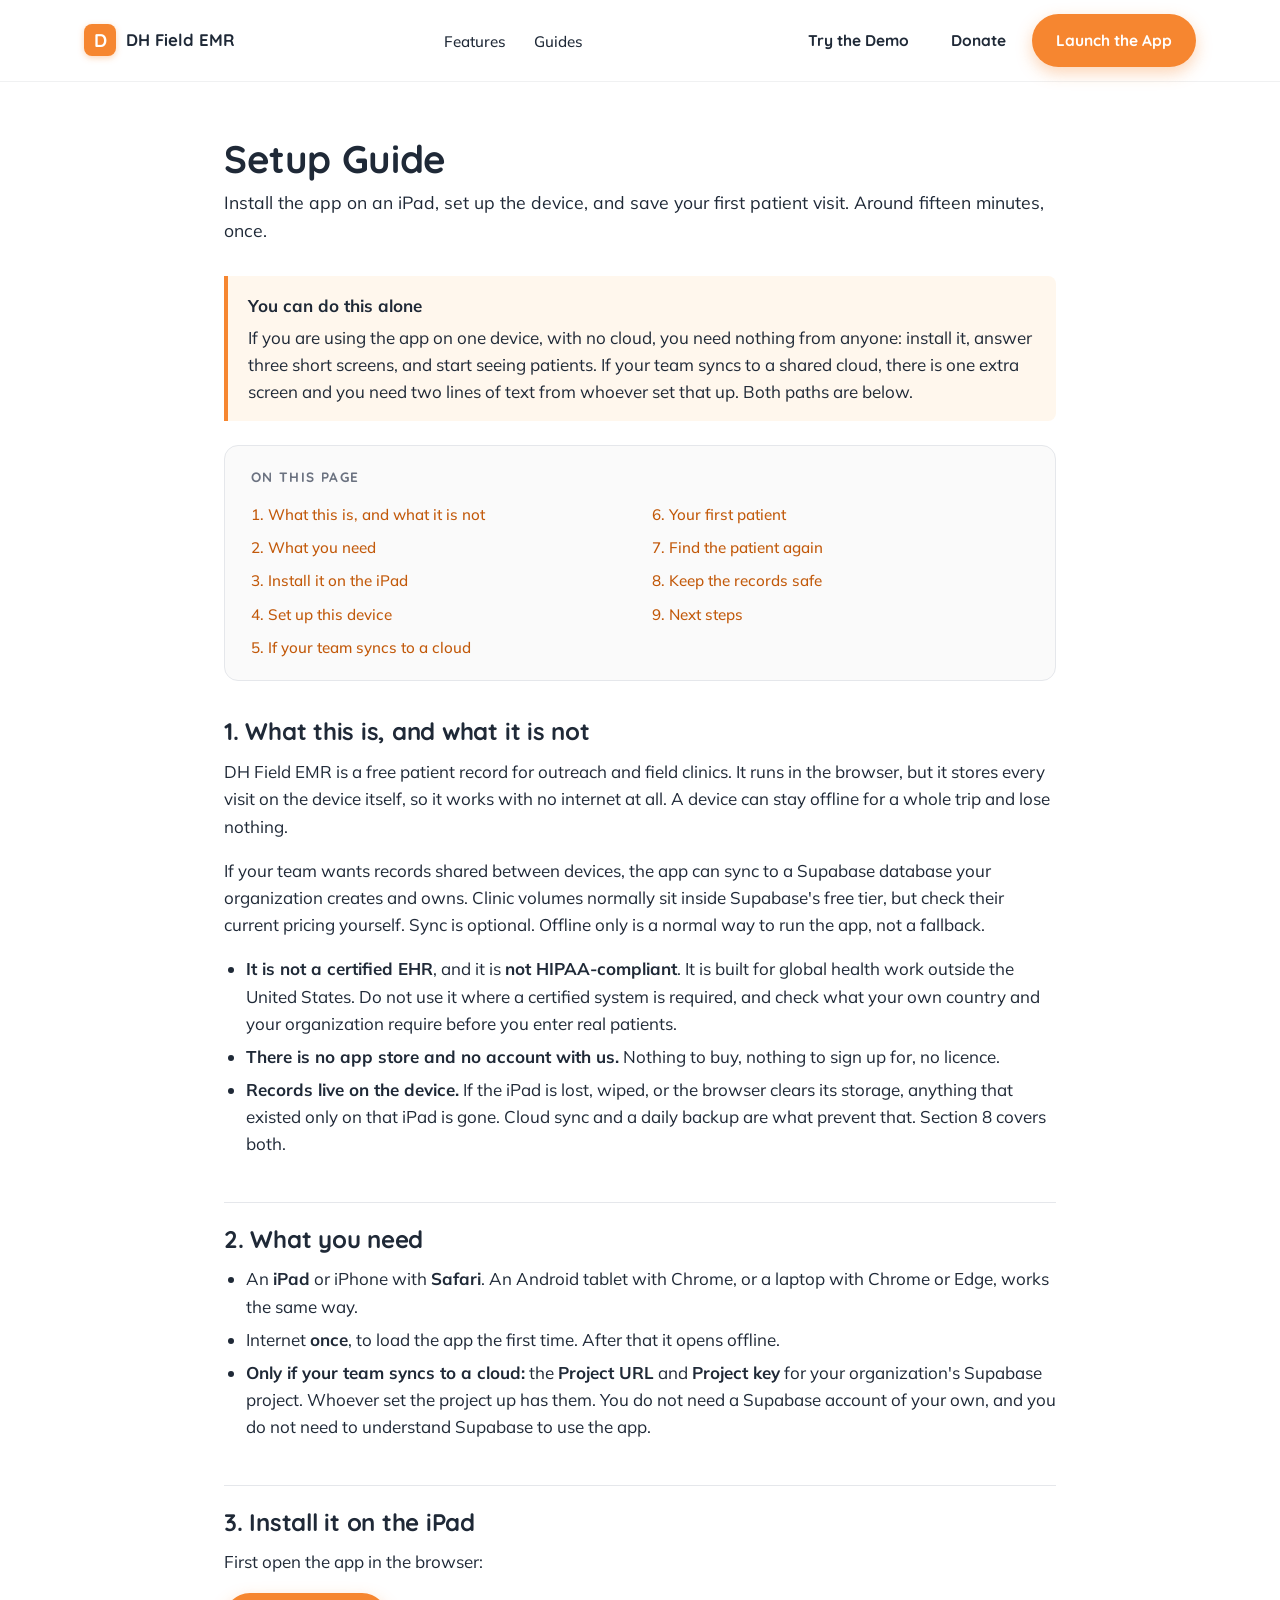
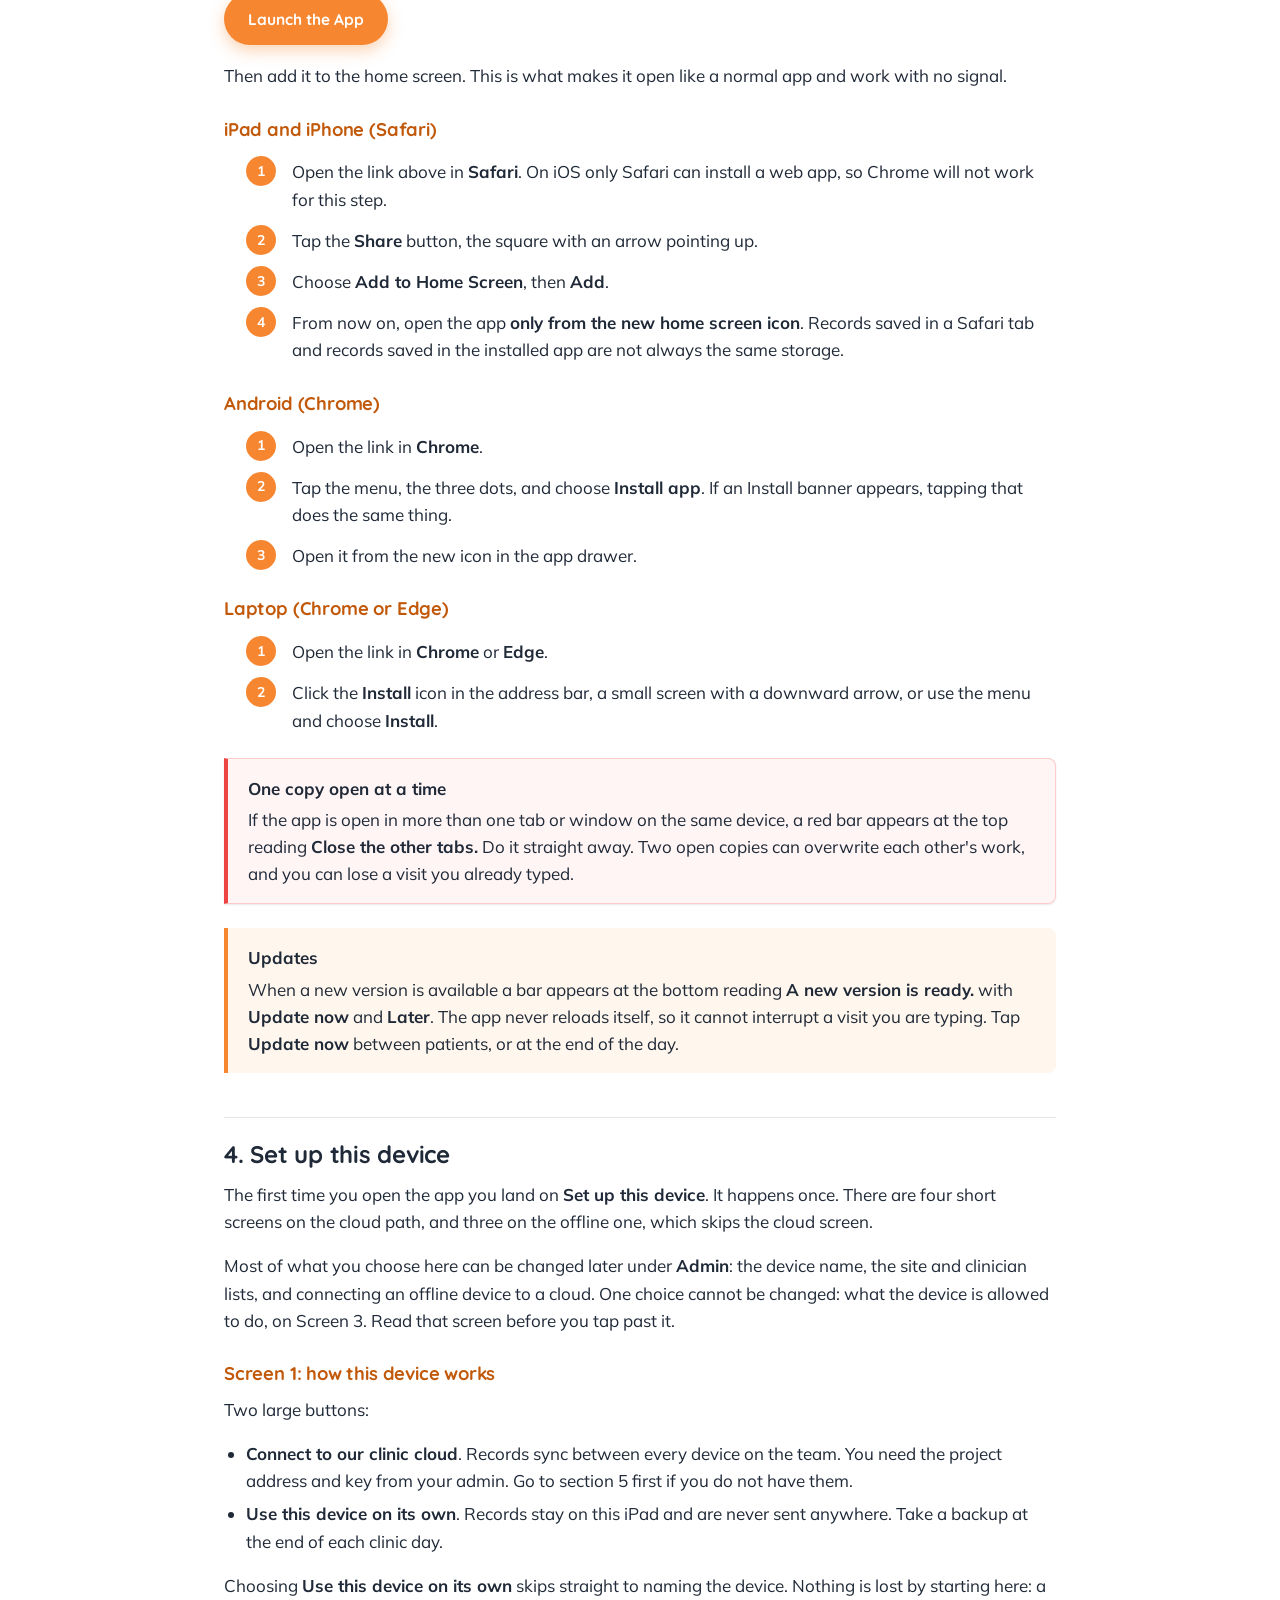
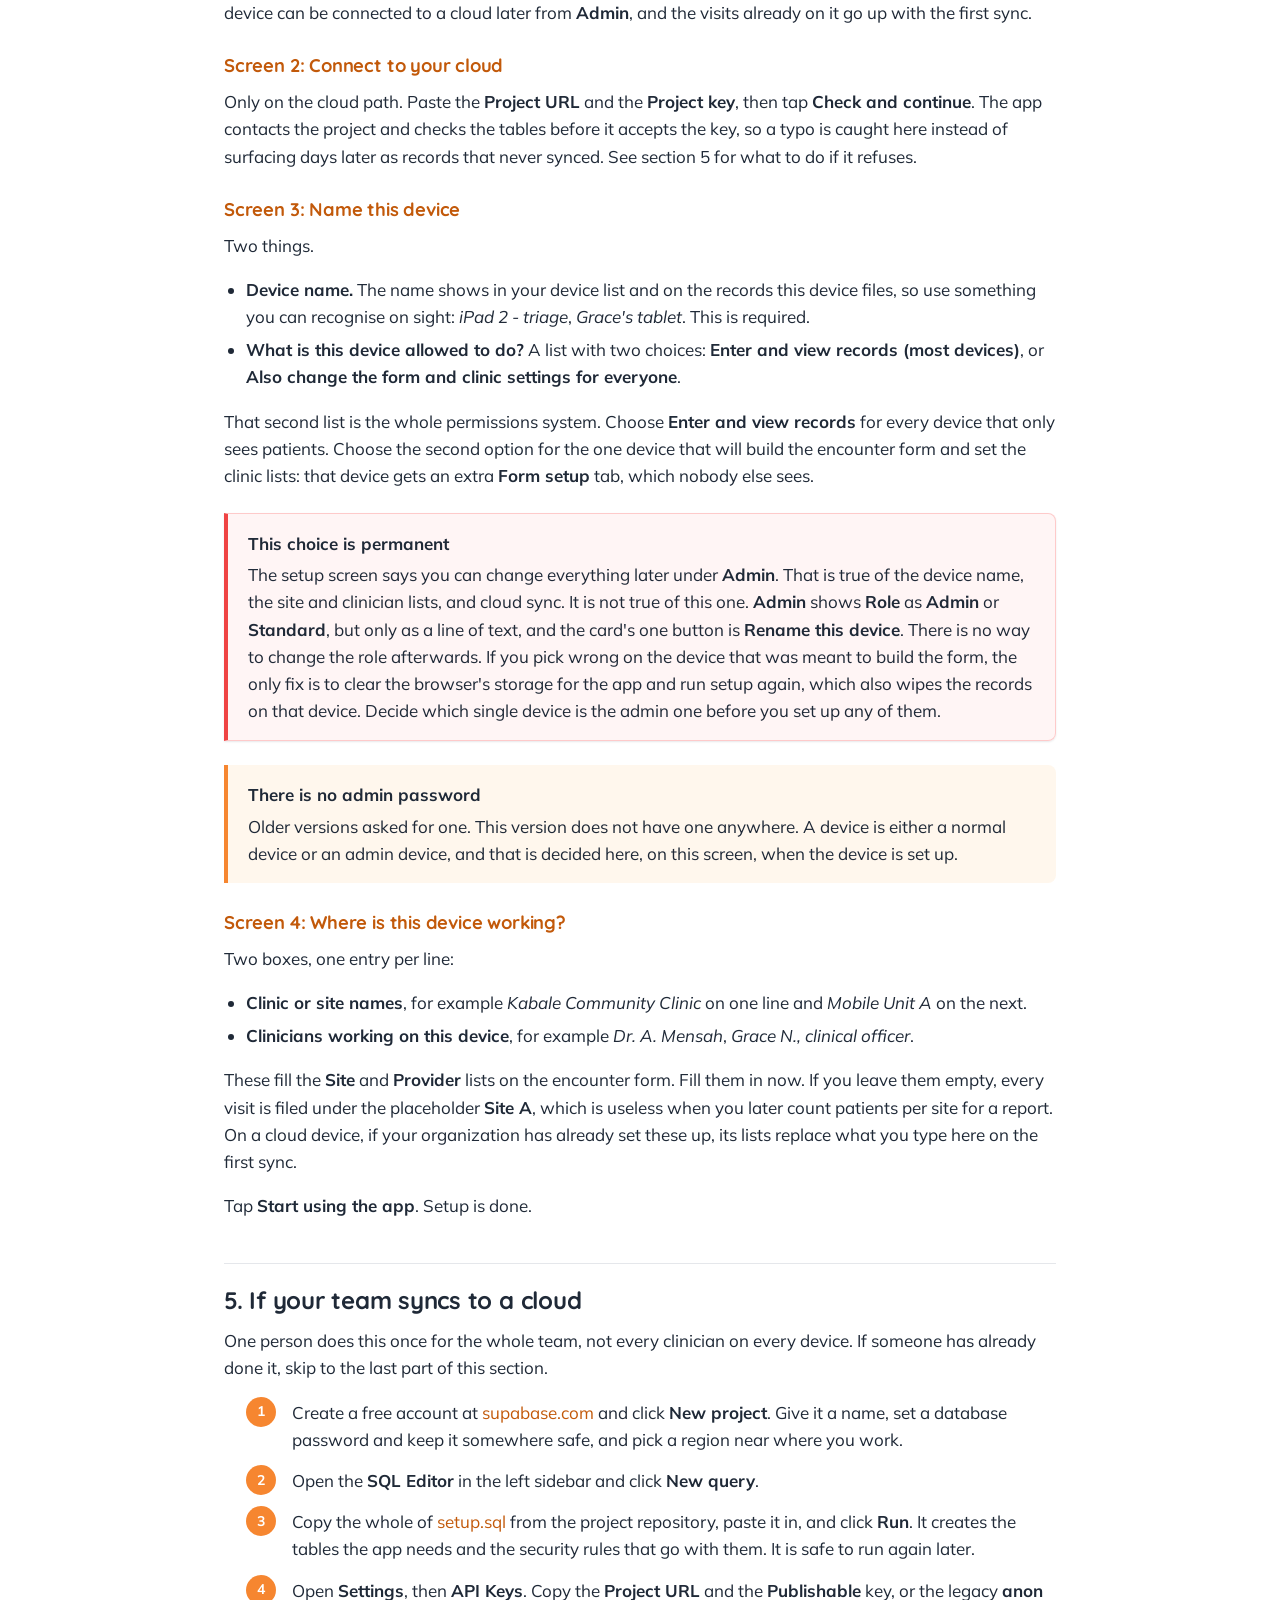
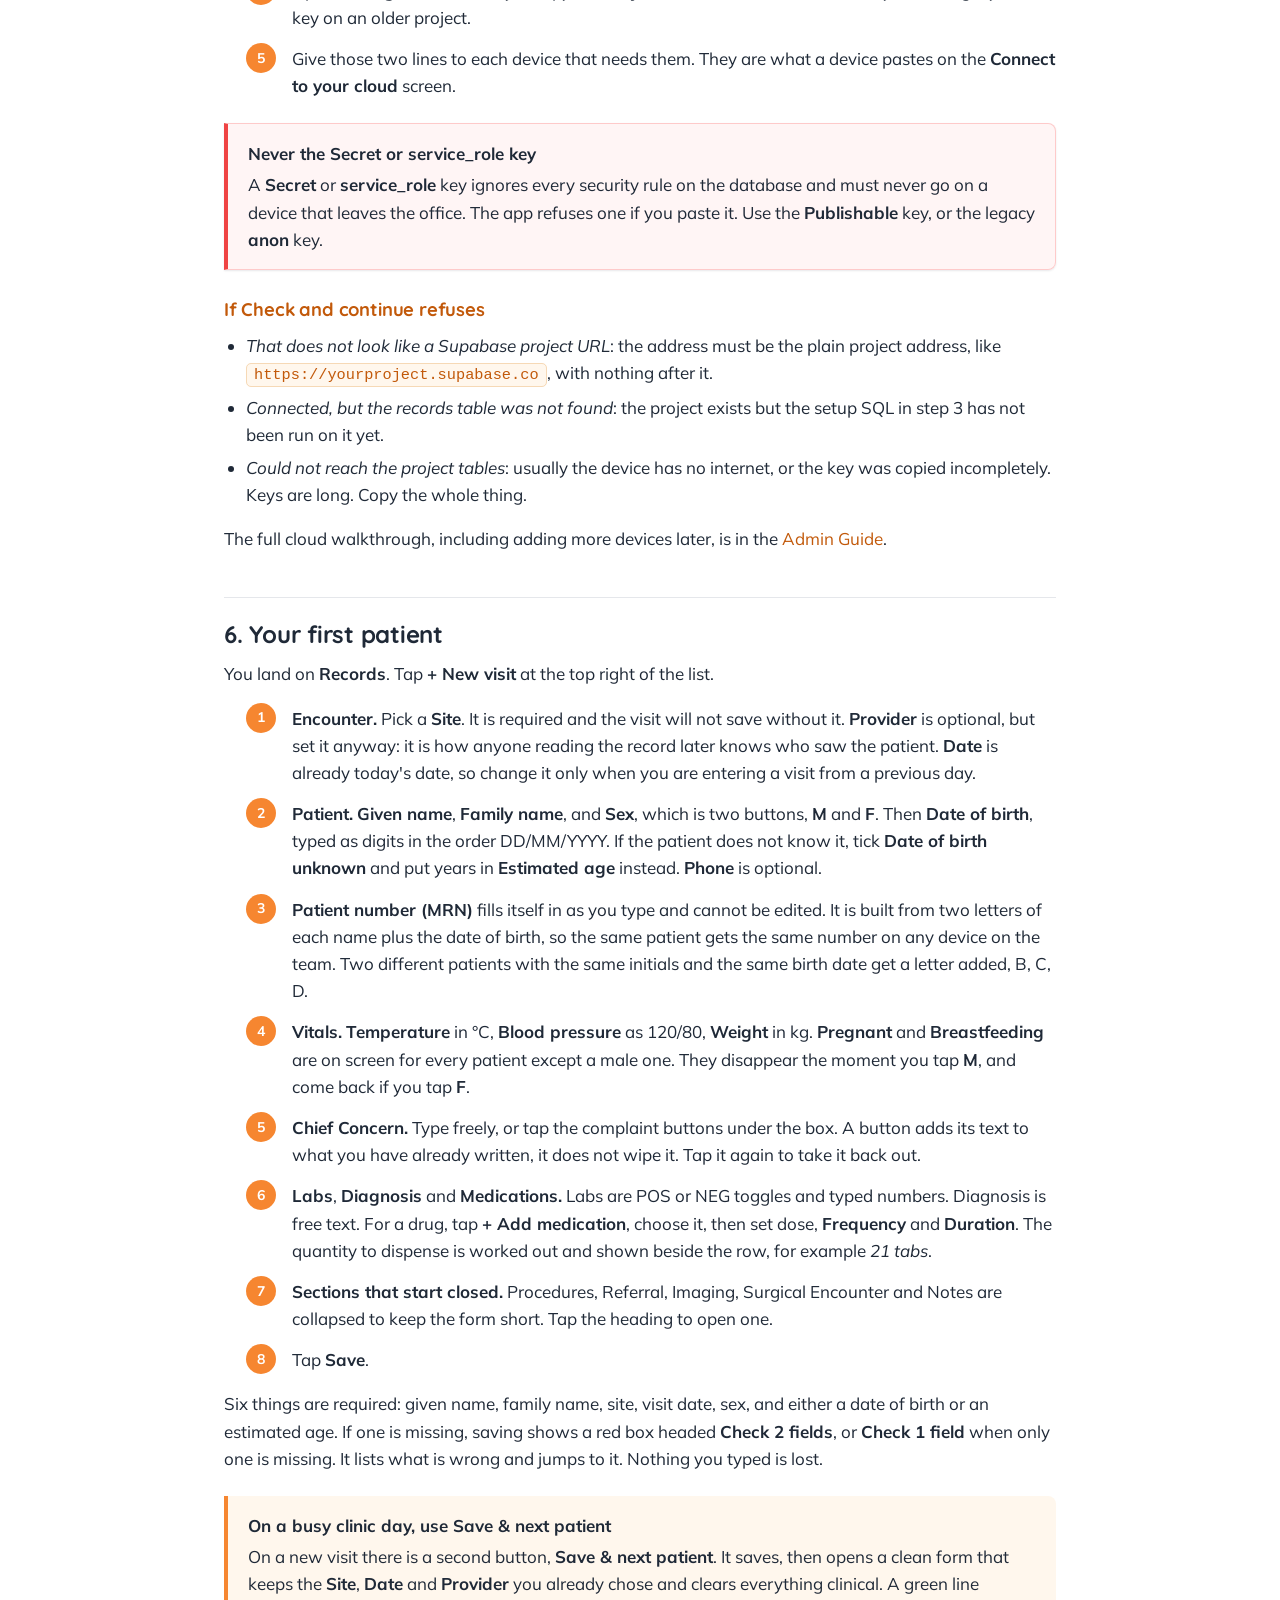
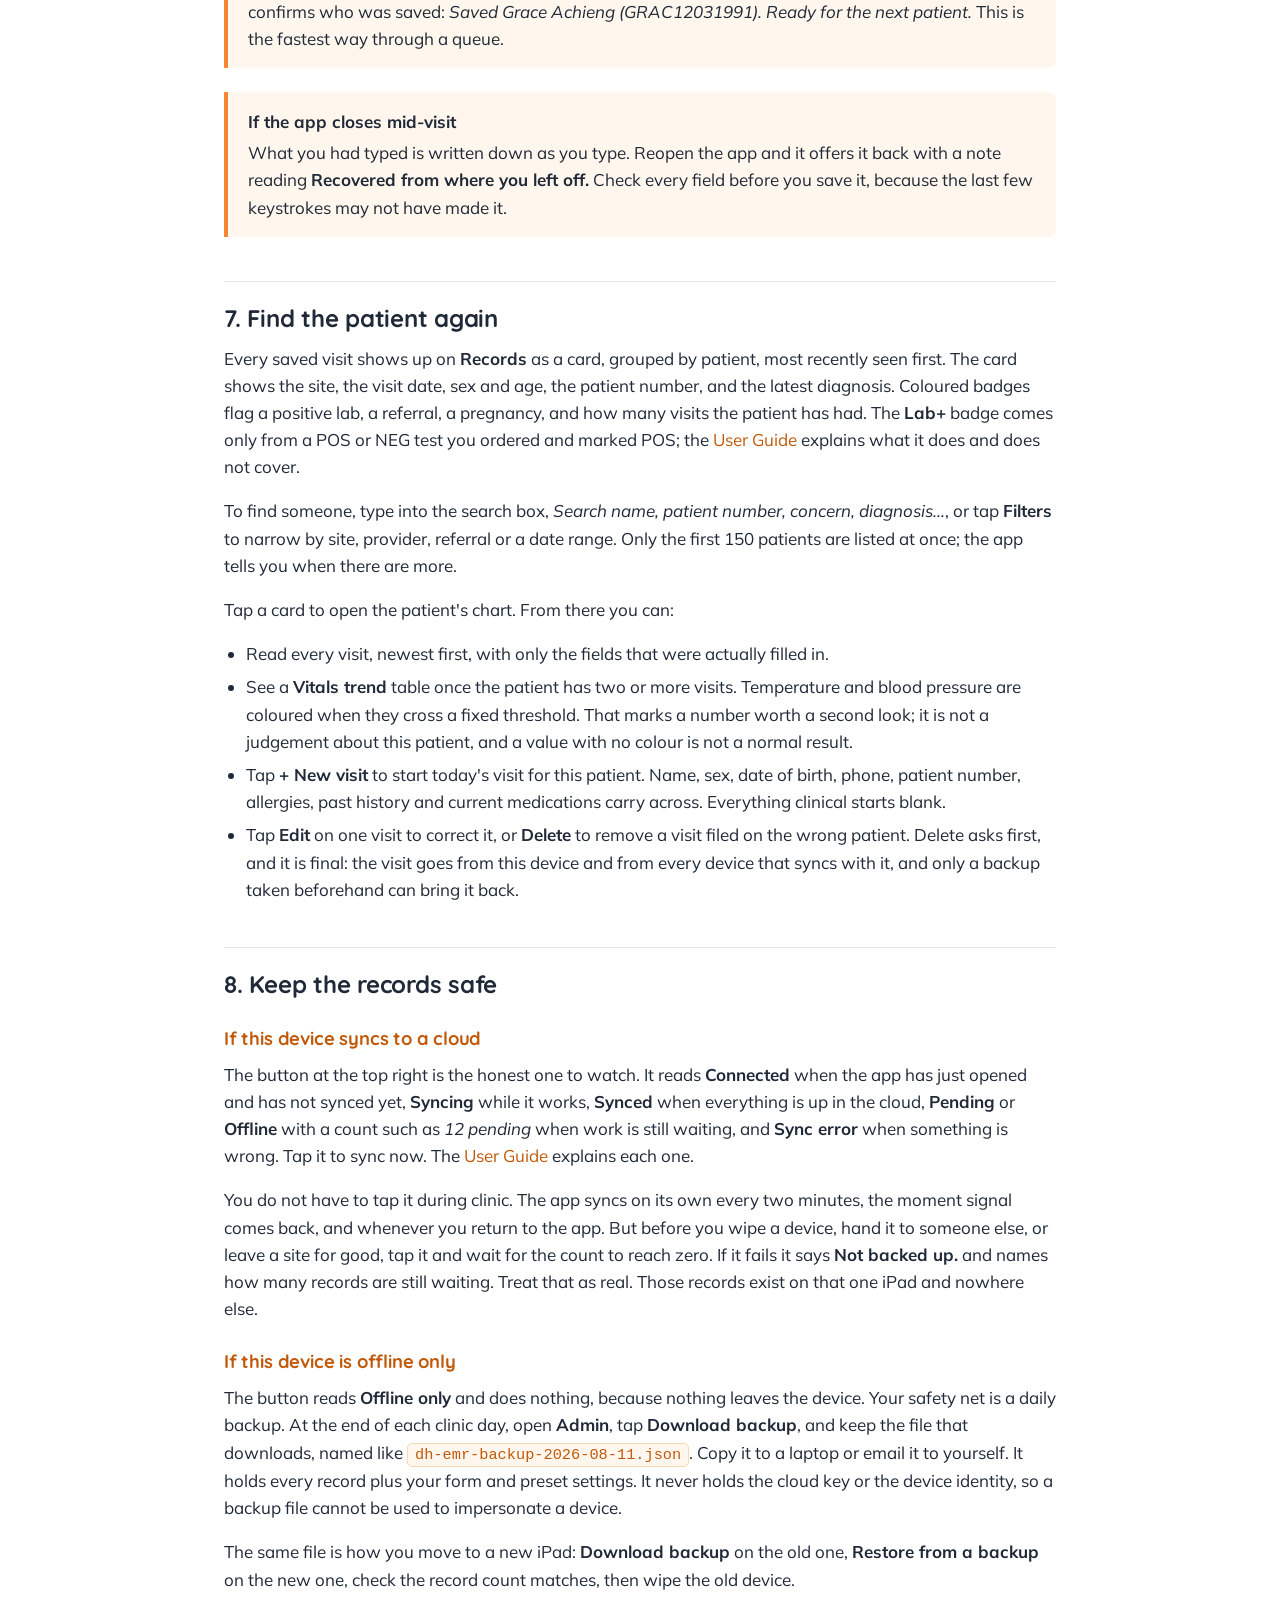
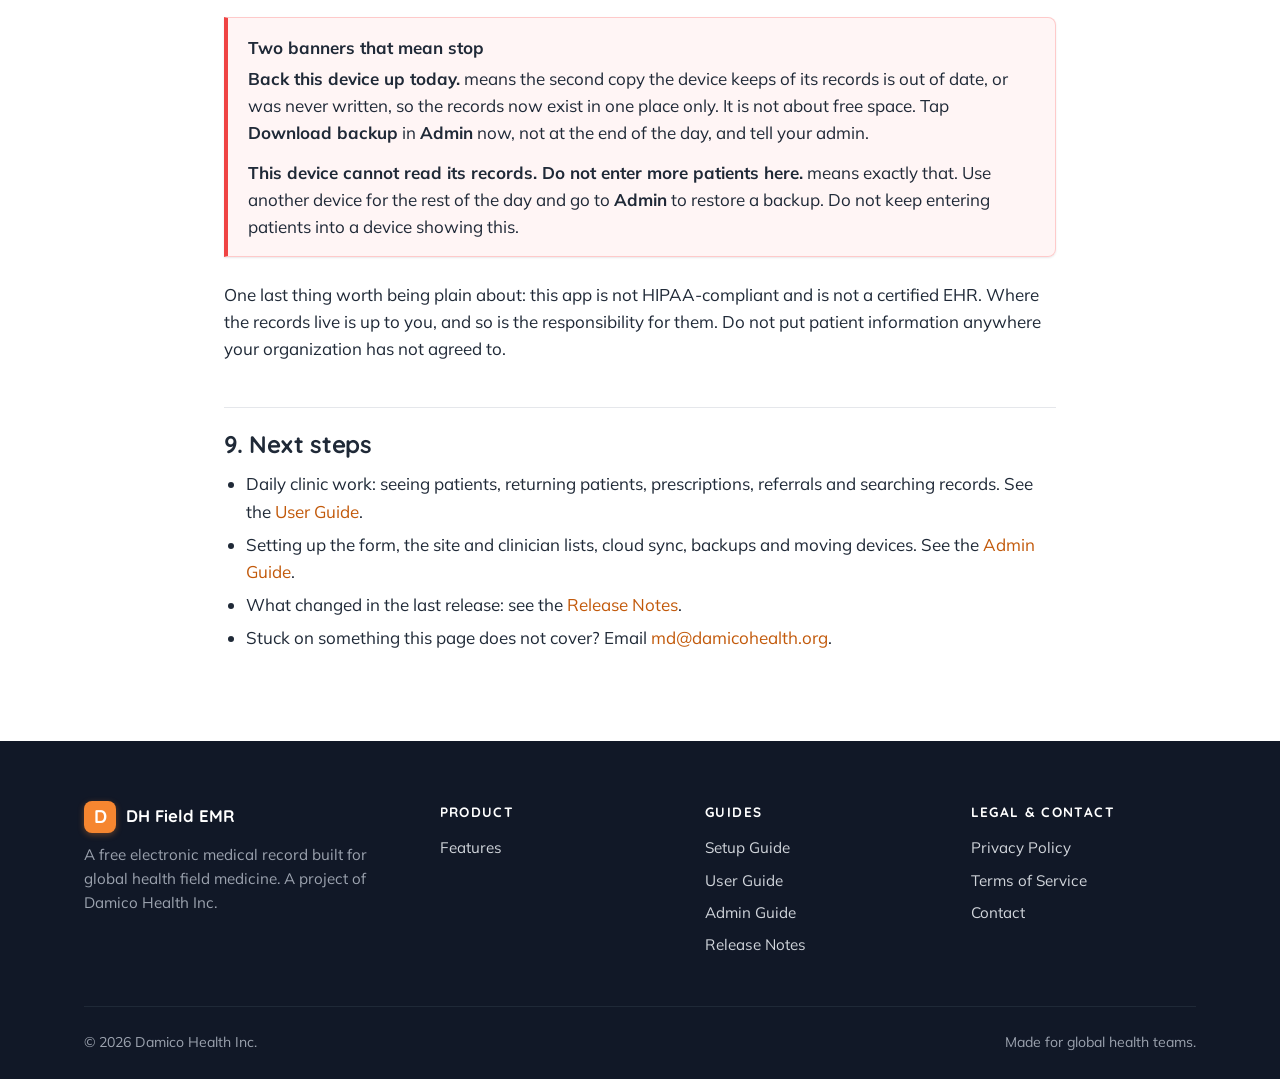
<file: guides/getting-started/index.html>
<!doctype html>
<html lang="en">
<head>
<meta charset="utf-8" />
<meta name="viewport" content="width=device-width, initial-scale=1" />
<meta name="theme-color" content="#F68630" />
<title>Setup Guide - DH Field EMR</title>
<meta name="description" content="Install DH Field EMR on an iPad, set up the device offline only or connected to your clinic cloud, and save your first patient visit." />
<meta name="robots" content="index, follow" />
<link rel="canonical" href="https://damicohealth.com/guides/getting-started/" />

<meta property="og:title" content="Setup Guide - DH Field EMR" />
<meta property="og:description" content="Install the app on an iPad, set up the device, and save your first patient visit." />
<meta property="og:url" content="https://damicohealth.com/guides/getting-started/" />
<meta property="og:type" content="article" />

<link rel="icon" type="image/svg+xml" href="data:image/svg+xml;utf8,<svg xmlns='http://www.w3.org/2000/svg' viewBox='0 0 64 64'><rect width='64' height='64' rx='14' fill='%23F68630'/><text x='50%25' y='54%25' dominant-baseline='middle' text-anchor='middle' font-family='Quicksand,Arial,sans-serif' font-weight='700' font-size='40' fill='white'>D</text></svg>" />

<link rel="preconnect" href="https://fonts.googleapis.com" />
<link rel="preconnect" href="https://fonts.gstatic.com" crossorigin />
<link href="https://fonts.googleapis.com/css2?family=Quicksand:wght@500;600;700&family=Mulish:wght@400;500;600;700&display=swap" rel="stylesheet" />
<link rel="stylesheet" href="../../styles.css?v=20260806" />
<style>
  /* Local helpers for code blocks in the guides */
  pre.code { background:#0f172a; color:#e2e8f0; padding:16px 18px; border-radius:10px; overflow:auto; font-size:12.5px; line-height:1.5; font-family:ui-monospace,SFMono-Regular,Menlo,Consolas,monospace; }
  .steps { counter-reset: step; list-style:none; padding-left:0; }
  .steps > li { position:relative; padding-left:46px; margin-bottom:14px; }
  .steps > li::before { counter-increment: step; content: counter(step); position:absolute; left:0; top:-2px; width:30px; height:30px; background:var(--primary,#F68630); color:#fff; border-radius:50%; display:flex; align-items:center; justify-content:center; font-weight:700; font-size:14px; }
</style>
</head>
<body>

<header class="nav">
  <div class="nav-inner">
    <a href="/" class="brand" aria-label="DH Field EMR home">
      <span class="brand-logo" aria-hidden="true">D</span>
      <span>DH Field EMR</span>
    </a>
    <nav aria-label="Primary">
      <ul class="nav-links">
        <li><a href="/#features">Features</a></li>
        <li><a href="/guides/">Guides</a></li>
      <li class="nav-mobile-only"><a href="/demo/">Try the Demo</a></li>
        <li class="nav-mobile-only"><a href="/guides/getting-started/">Setup Guide</a></li>
        <li class="nav-mobile-only"><a href="https://www.paypal.com/donate/?hosted_button_id=36XWD8PJYBJRU" target="_blank" rel="noopener">Donate</a></li>
      </ul>
    </nav>
    <div class="nav-cta">
      <a class="btn btn-ghost" href="/demo/">Try the Demo</a>
      <a class="btn btn-ghost" href="https://www.paypal.com/donate/?hosted_button_id=36XWD8PJYBJRU" target="_blank" rel="noopener">Donate</a>
      <a class="btn btn-primary" href="https://damicohealth.github.io/dh-field-emr/pwa-react/">Launch the App</a>
    </div>
  </div>
</header>

<main class="guide-page">
  <h1>Setup Guide</h1>
  <p class="guide-subtitle">Install the app on an iPad, set up the device, and save your first patient visit. Around fifteen minutes, once.</p>

  <div class="callout">
    <div class="callout-title">You can do this alone</div>
    <p>If you are using the app on one device, with no cloud, you need nothing from anyone: install it, answer three short screens, and start seeing patients. If your team syncs to a shared cloud, there is one extra screen and you need two lines of text from whoever set that up. Both paths are below.</p>
  </div>

  <nav class="toc" aria-label="Table of contents">
    <div class="toc-title">On this page</div>
    <ul>
      <li><a href="#what">1. What this is, and what it is not</a></li>
      <li><a href="#need">2. What you need</a></li>
      <li><a href="#install">3. Install it on the iPad</a></li>
      <li><a href="#setup">4. Set up this device</a></li>
      <li><a href="#cloud">5. If your team syncs to a cloud</a></li>
      <li><a href="#first">6. Your first patient</a></li>
      <li><a href="#chart">7. Find the patient again</a></li>
      <li><a href="#safe">8. Keep the records safe</a></li>
      <li><a href="#next">9. Next steps</a></li>
    </ul>
  </nav>

  <h2 id="what">1. What this is, and what it is not</h2>
  <p>DH Field EMR is a free patient record for outreach and field clinics. It runs in the browser, but it stores every visit on the device itself, so it works with no internet at all. A device can stay offline for a whole trip and lose nothing.</p>
  <p>If your team wants records shared between devices, the app can sync to a Supabase database your organization creates and owns. Clinic volumes normally sit inside Supabase's free tier, but check their current pricing yourself. Sync is optional. Offline only is a normal way to run the app, not a fallback.</p>
  <ul>
    <li><strong>It is not a certified EHR</strong>, and it is <strong>not HIPAA-compliant</strong>. It is built for global health work outside the United States. Do not use it where a certified system is required, and check what your own country and your organization require before you enter real patients.</li>
    <li><strong>There is no app store and no account with us.</strong> Nothing to buy, nothing to sign up for, no licence.</li>
    <li><strong>Records live on the device.</strong> If the iPad is lost, wiped, or the browser clears its storage, anything that existed only on that iPad is gone. Cloud sync and a daily backup are what prevent that. Section 8 covers both.</li>
  </ul>

  <h2 id="need">2. What you need</h2>
  <ul>
    <li>An <strong>iPad</strong> or iPhone with <strong>Safari</strong>. An Android tablet with Chrome, or a laptop with Chrome or Edge, works the same way.</li>
    <li>Internet <strong>once</strong>, to load the app the first time. After that it opens offline.</li>
    <li><strong>Only if your team syncs to a cloud:</strong> the <strong>Project URL</strong> and <strong>Project key</strong> for your organization's Supabase project. Whoever set the project up has them. You do not need a Supabase account of your own, and you do not need to understand Supabase to use the app.</li>
  </ul>

  <h2 id="install">3. Install it on the iPad</h2>
  <p>First open the app in the browser:</p>
  <p><a class="btn btn-primary" href="https://damicohealth.github.io/dh-field-emr/pwa-react/">Launch the App</a></p>
  <p>Then add it to the home screen. This is what makes it open like a normal app and work with no signal.</p>

  <h3>iPad and iPhone (Safari)</h3>
  <ol class="steps">
    <li>Open the link above in <strong>Safari</strong>. On iOS only Safari can install a web app, so Chrome will not work for this step.</li>
    <li>Tap the <strong>Share</strong> button, the square with an arrow pointing up.</li>
    <li>Choose <strong>Add to Home Screen</strong>, then <strong>Add</strong>.</li>
    <li>From now on, open the app <strong>only from the new home screen icon</strong>. Records saved in a Safari tab and records saved in the installed app are not always the same storage.</li>
  </ol>

  <h3>Android (Chrome)</h3>
  <ol class="steps">
    <li>Open the link in <strong>Chrome</strong>.</li>
    <li>Tap the menu, the three dots, and choose <strong>Install app</strong>. If an Install banner appears, tapping that does the same thing.</li>
    <li>Open it from the new icon in the app drawer.</li>
  </ol>

  <h3>Laptop (Chrome or Edge)</h3>
  <ol class="steps">
    <li>Open the link in <strong>Chrome</strong> or <strong>Edge</strong>.</li>
    <li>Click the <strong>Install</strong> icon in the address bar, a small screen with a downward arrow, or use the menu and choose <strong>Install</strong>.</li>
  </ol>

  <div class="callout warning">
    <div class="callout-title">One copy open at a time</div>
    <p>If the app is open in more than one tab or window on the same device, a red bar appears at the top reading <strong>Close the other tabs.</strong> Do it straight away. Two open copies can overwrite each other's work, and you can lose a visit you already typed.</p>
  </div>

  <div class="callout">
    <div class="callout-title">Updates</div>
    <p>When a new version is available a bar appears at the bottom reading <strong>A new version is ready.</strong> with <strong>Update now</strong> and <strong>Later</strong>. The app never reloads itself, so it cannot interrupt a visit you are typing. Tap <strong>Update now</strong> between patients, or at the end of the day.</p>
  </div>

  <h2 id="setup">4. Set up this device</h2>
  <p>The first time you open the app you land on <strong>Set up this device</strong>. It happens once. There are four short screens on the cloud path, and three on the offline one, which skips the cloud screen.</p>
  <p>Most of what you choose here can be changed later under <strong>Admin</strong>: the device name, the site and clinician lists, and connecting an offline device to a cloud. One choice cannot be changed: what the device is allowed to do, on Screen 3. Read that screen before you tap past it.</p>

  <h3>Screen 1: how this device works</h3>
  <p>Two large buttons:</p>
  <ul>
    <li><strong>Connect to our clinic cloud</strong>. Records sync between every device on the team. You need the project address and key from your admin. Go to section 5 first if you do not have them.</li>
    <li><strong>Use this device on its own</strong>. Records stay on this iPad and are never sent anywhere. Take a backup at the end of each clinic day.</li>
  </ul>
  <p>Choosing <strong>Use this device on its own</strong> skips straight to naming the device. Nothing is lost by starting here: a device can be connected to a cloud later from <strong>Admin</strong>, and the visits already on it go up with the first sync.</p>

  <h3>Screen 2: Connect to your cloud</h3>
  <p>Only on the cloud path. Paste the <strong>Project URL</strong> and the <strong>Project key</strong>, then tap <strong>Check and continue</strong>. The app contacts the project and checks the tables before it accepts the key, so a typo is caught here instead of surfacing days later as records that never synced. See section 5 for what to do if it refuses.</p>

  <h3>Screen 3: Name this device</h3>
  <p>Two things.</p>
  <ul>
    <li><strong>Device name.</strong> The name shows in your device list and on the records this device files, so use something you can recognise on sight: <em>iPad 2 - triage</em>, <em>Grace's tablet</em>. This is required.</li>
    <li><strong>What is this device allowed to do?</strong> A list with two choices: <strong>Enter and view records (most devices)</strong>, or <strong>Also change the form and clinic settings for everyone</strong>.</li>
  </ul>
  <p>That second list is the whole permissions system. Choose <strong>Enter and view records</strong> for every device that only sees patients. Choose the second option for the one device that will build the encounter form and set the clinic lists: that device gets an extra <strong>Form setup</strong> tab, which nobody else sees.</p>
  <div class="callout warning">
    <div class="callout-title">This choice is permanent</div>
    <p>The setup screen says you can change everything later under <strong>Admin</strong>. That is true of the device name, the site and clinician lists, and cloud sync. It is not true of this one. <strong>Admin</strong> shows <strong>Role</strong> as <strong>Admin</strong> or <strong>Standard</strong>, but only as a line of text, and the card's one button is <strong>Rename this device</strong>. There is no way to change the role afterwards. If you pick wrong on the device that was meant to build the form, the only fix is to clear the browser's storage for the app and run setup again, which also wipes the records on that device. Decide which single device is the admin one before you set up any of them.</p>
  </div>
  <div class="callout">
    <div class="callout-title">There is no admin password</div>
    <p>Older versions asked for one. This version does not have one anywhere. A device is either a normal device or an admin device, and that is decided here, on this screen, when the device is set up.</p>
  </div>

  <h3>Screen 4: Where is this device working?</h3>
  <p>Two boxes, one entry per line:</p>
  <ul>
    <li><strong>Clinic or site names</strong>, for example <em>Kabale Community Clinic</em> on one line and <em>Mobile Unit A</em> on the next.</li>
    <li><strong>Clinicians working on this device</strong>, for example <em>Dr. A. Mensah</em>, <em>Grace N., clinical officer</em>.</li>
  </ul>
  <p>These fill the <strong>Site</strong> and <strong>Provider</strong> lists on the encounter form. Fill them in now. If you leave them empty, every visit is filed under the placeholder <strong>Site A</strong>, which is useless when you later count patients per site for a report. On a cloud device, if your organization has already set these up, its lists replace what you type here on the first sync.</p>
  <p>Tap <strong>Start using the app</strong>. Setup is done.</p>

  <h2 id="cloud">5. If your team syncs to a cloud</h2>
  <p>One person does this once for the whole team, not every clinician on every device. If someone has already done it, skip to the last part of this section.</p>
  <ol class="steps">
    <li>Create a free account at <a href="https://supabase.com" target="_blank" rel="noopener">supabase.com</a> and click <strong>New project</strong>. Give it a name, set a database password and keep it somewhere safe, and pick a region near where you work.</li>
    <li>Open the <strong>SQL Editor</strong> in the left sidebar and click <strong>New query</strong>.</li>
    <li>Copy the whole of <a href="https://github.com/DamicoHealth/dh-field-emr/blob/main/supabase/setup.sql" target="_blank" rel="noopener">setup.sql</a> from the project repository, paste it in, and click <strong>Run</strong>. It creates the tables the app needs and the security rules that go with them. It is safe to run again later.</li>
    <li>Open <strong>Settings</strong>, then <strong>API Keys</strong>. Copy the <strong>Project URL</strong> and the <strong>Publishable</strong> key, or the legacy <strong>anon</strong> key on an older project.</li>
    <li>Give those two lines to each device that needs them. They are what a device pastes on the <strong>Connect to your cloud</strong> screen.</li>
  </ol>

  <div class="callout warning">
    <div class="callout-title">Never the Secret or service_role key</div>
    <p>A <strong>Secret</strong> or <strong>service_role</strong> key ignores every security rule on the database and must never go on a device that leaves the office. The app refuses one if you paste it. Use the <strong>Publishable</strong> key, or the legacy <strong>anon</strong> key.</p>
  </div>

  <h3>If Check and continue refuses</h3>
  <ul>
    <li><em>That does not look like a Supabase project URL</em>: the address must be the plain project address, like <code>https://yourproject.supabase.co</code>, with nothing after it.</li>
    <li><em>Connected, but the records table was not found</em>: the project exists but the setup SQL in step 3 has not been run on it yet.</li>
    <li><em>Could not reach the project tables</em>: usually the device has no internet, or the key was copied incompletely. Keys are long. Copy the whole thing.</li>
  </ul>
  <p>The full cloud walkthrough, including adding more devices later, is in the <a href="/guides/admin-guide/">Admin Guide</a>.</p>

  <h2 id="first">6. Your first patient</h2>
  <p>You land on <strong>Records</strong>. Tap <strong>+ New visit</strong> at the top right of the list.</p>
  <ol class="steps">
    <li><strong>Encounter.</strong> Pick a <strong>Site</strong>. It is required and the visit will not save without it. <strong>Provider</strong> is optional, but set it anyway: it is how anyone reading the record later knows who saw the patient. <strong>Date</strong> is already today's date, so change it only when you are entering a visit from a previous day.</li>
    <li><strong>Patient.</strong> <strong>Given name</strong>, <strong>Family name</strong>, and <strong>Sex</strong>, which is two buttons, <strong>M</strong> and <strong>F</strong>. Then <strong>Date of birth</strong>, typed as digits in the order DD/MM/YYYY. If the patient does not know it, tick <strong>Date of birth unknown</strong> and put years in <strong>Estimated age</strong> instead. <strong>Phone</strong> is optional.</li>
    <li><strong>Patient number (MRN)</strong> fills itself in as you type and cannot be edited. It is built from two letters of each name plus the date of birth, so the same patient gets the same number on any device on the team. Two different patients with the same initials and the same birth date get a letter added, B, C, D.</li>
    <li><strong>Vitals.</strong> <strong>Temperature</strong> in °C, <strong>Blood pressure</strong> as 120/80, <strong>Weight</strong> in kg. <strong>Pregnant</strong> and <strong>Breastfeeding</strong> are on screen for every patient except a male one. They disappear the moment you tap <strong>M</strong>, and come back if you tap <strong>F</strong>.</li>
    <li><strong>Chief Concern.</strong> Type freely, or tap the complaint buttons under the box. A button adds its text to what you have already written, it does not wipe it. Tap it again to take it back out.</li>
    <li><strong>Labs</strong>, <strong>Diagnosis</strong> and <strong>Medications.</strong> Labs are POS or NEG toggles and typed numbers. Diagnosis is free text. For a drug, tap <strong>+ Add medication</strong>, choose it, then set dose, <strong>Frequency</strong> and <strong>Duration</strong>. The quantity to dispense is worked out and shown beside the row, for example <em>21 tabs</em>.</li>
    <li><strong>Sections that start closed.</strong> Procedures, Referral, Imaging, Surgical Encounter and Notes are collapsed to keep the form short. Tap the heading to open one.</li>
    <li>Tap <strong>Save</strong>.</li>
  </ol>

  <p>Six things are required: given name, family name, site, visit date, sex, and either a date of birth or an estimated age. If one is missing, saving shows a red box headed <strong>Check 2 fields</strong>, or <strong>Check 1 field</strong> when only one is missing. It lists what is wrong and jumps to it. Nothing you typed is lost.</p>

  <div class="callout">
    <div class="callout-title">On a busy clinic day, use Save &amp; next patient</div>
    <p>On a new visit there is a second button, <strong>Save &amp; next patient</strong>. It saves, then opens a clean form that keeps the <strong>Site</strong>, <strong>Date</strong> and <strong>Provider</strong> you already chose and clears everything clinical. A green line confirms who was saved: <em>Saved Grace Achieng (GRAC12031991). Ready for the next patient.</em> This is the fastest way through a queue.</p>
  </div>

  <div class="callout">
    <div class="callout-title">If the app closes mid-visit</div>
    <p>What you had typed is written down as you type. Reopen the app and it offers it back with a note reading <strong>Recovered from where you left off.</strong> Check every field before you save it, because the last few keystrokes may not have made it.</p>
  </div>

  <h2 id="chart">7. Find the patient again</h2>
  <p>Every saved visit shows up on <strong>Records</strong> as a card, grouped by patient, most recently seen first. The card shows the site, the visit date, sex and age, the patient number, and the latest diagnosis. Coloured badges flag a positive lab, a referral, a pregnancy, and how many visits the patient has had. The <strong>Lab+</strong> badge comes only from a POS or NEG test you ordered and marked POS; the <a href="/guides/user-guide/#labs">User Guide</a> explains what it does and does not cover.</p>
  <p>To find someone, type into the search box, <em>Search name, patient number, concern, diagnosis...</em>, or tap <strong>Filters</strong> to narrow by site, provider, referral or a date range. Only the first 150 patients are listed at once; the app tells you when there are more.</p>
  <p>Tap a card to open the patient's chart. From there you can:</p>
  <ul>
    <li>Read every visit, newest first, with only the fields that were actually filled in.</li>
    <li>See a <strong>Vitals trend</strong> table once the patient has two or more visits. Temperature and blood pressure are coloured when they cross a fixed threshold. That marks a number worth a second look; it is not a judgement about this patient, and a value with no colour is not a normal result.</li>
    <li>Tap <strong>+ New visit</strong> to start today's visit for this patient. Name, sex, date of birth, phone, patient number, allergies, past history and current medications carry across. Everything clinical starts blank.</li>
    <li>Tap <strong>Edit</strong> on one visit to correct it, or <strong>Delete</strong> to remove a visit filed on the wrong patient. Delete asks first, and it is final: the visit goes from this device and from every device that syncs with it, and only a backup taken beforehand can bring it back.</li>
  </ul>

  <h2 id="safe">8. Keep the records safe</h2>

  <h3>If this device syncs to a cloud</h3>
  <p>The button at the top right is the honest one to watch. It reads <strong>Connected</strong> when the app has just opened and has not synced yet, <strong>Syncing</strong> while it works, <strong>Synced</strong> when everything is up in the cloud, <strong>Pending</strong> or <strong>Offline</strong> with a count such as <em>12 pending</em> when work is still waiting, and <strong>Sync error</strong> when something is wrong. Tap it to sync now. The <a href="/guides/user-guide/#offline">User Guide</a> explains each one.</p>
  <p>You do not have to tap it during clinic. The app syncs on its own every two minutes, the moment signal comes back, and whenever you return to the app. But before you wipe a device, hand it to someone else, or leave a site for good, tap it and wait for the count to reach zero. If it fails it says <strong>Not backed up.</strong> and names how many records are still waiting. Treat that as real. Those records exist on that one iPad and nowhere else.</p>

  <h3>If this device is offline only</h3>
  <p>The button reads <strong>Offline only</strong> and does nothing, because nothing leaves the device. Your safety net is a daily backup. At the end of each clinic day, open <strong>Admin</strong>, tap <strong>Download backup</strong>, and keep the file that downloads, named like <code>dh-emr-backup-2026-08-11.json</code>. Copy it to a laptop or email it to yourself. It holds every record plus your form and preset settings. It never holds the cloud key or the device identity, so a backup file cannot be used to impersonate a device.</p>
  <p>The same file is how you move to a new iPad: <strong>Download backup</strong> on the old one, <strong>Restore from a backup</strong> on the new one, check the record count matches, then wipe the old device.</p>

  <div class="callout warning">
    <div class="callout-title">Two banners that mean stop</div>
    <p><strong>Back this device up today.</strong> means the second copy the device keeps of its records is out of date, or was never written, so the records now exist in one place only. It is not about free space. Tap <strong>Download backup</strong> in <strong>Admin</strong> now, not at the end of the day, and tell your admin.</p>
    <p><strong>This device cannot read its records. Do not enter more patients here.</strong> means exactly that. Use another device for the rest of the day and go to <strong>Admin</strong> to restore a backup. Do not keep entering patients into a device showing this.</p>
  </div>

  <p>One last thing worth being plain about: this app is not HIPAA-compliant and is not a certified EHR. Where the records live is up to you, and so is the responsibility for them. Do not put patient information anywhere your organization has not agreed to.</p>

  <h2 id="next">9. Next steps</h2>
  <ul>
    <li>Daily clinic work: seeing patients, returning patients, prescriptions, referrals and searching records. See the <a href="/guides/user-guide/">User Guide</a>.</li>
    <li>Setting up the form, the site and clinician lists, cloud sync, backups and moving devices. See the <a href="/guides/admin-guide/">Admin Guide</a>.</li>
    <li>What changed in the last release: see the <a href="/guides/release-notes/">Release Notes</a>.</li>
    <li>Stuck on something this page does not cover? Email <a href="mailto:md@damicohealth.org">md@damicohealth.org</a>.</li>
  </ul>
</main>

<footer class="footer">
  <div class="container">
    <div class="footer-grid">
      <div class="footer-brand">
        <a href="/" class="brand">
          <span class="brand-logo" aria-hidden="true">D</span>
          <span>DH Field EMR</span>
        </a>
        <p>A free electronic medical record built for global health field medicine. A project of Damico Health Inc.</p>
      </div>
      <div>
        <h4>Product</h4>
        <ul>
          <li><a href="/#features">Features</a></li>
        </ul>
      </div>
      <div>
        <h4>Guides</h4>
        <ul>
          <li><a href="/guides/getting-started/">Setup Guide</a></li>
          <li><a href="/guides/user-guide/">User Guide</a></li>
          <li><a href="/guides/admin-guide/">Admin Guide</a></li>
          <li><a href="/guides/release-notes/">Release Notes</a></li>
        </ul>
      </div>
      <div>
        <h4>Legal &amp; Contact</h4>
        <ul>
          <li><a href="/privacy/">Privacy Policy</a></li>
          <li><a href="/terms/">Terms of Service</a></li>
          <li><a href="mailto:md@damicohealth.org">Contact</a></li>
        </ul>
      </div>
    </div>
    <div class="footer-bottom">
      <div>&copy; 2026 Damico Health Inc.</div>
      <div>Made for global health teams.</div>
    </div>
  </div>
</footer>

</body>
</html>
</file>
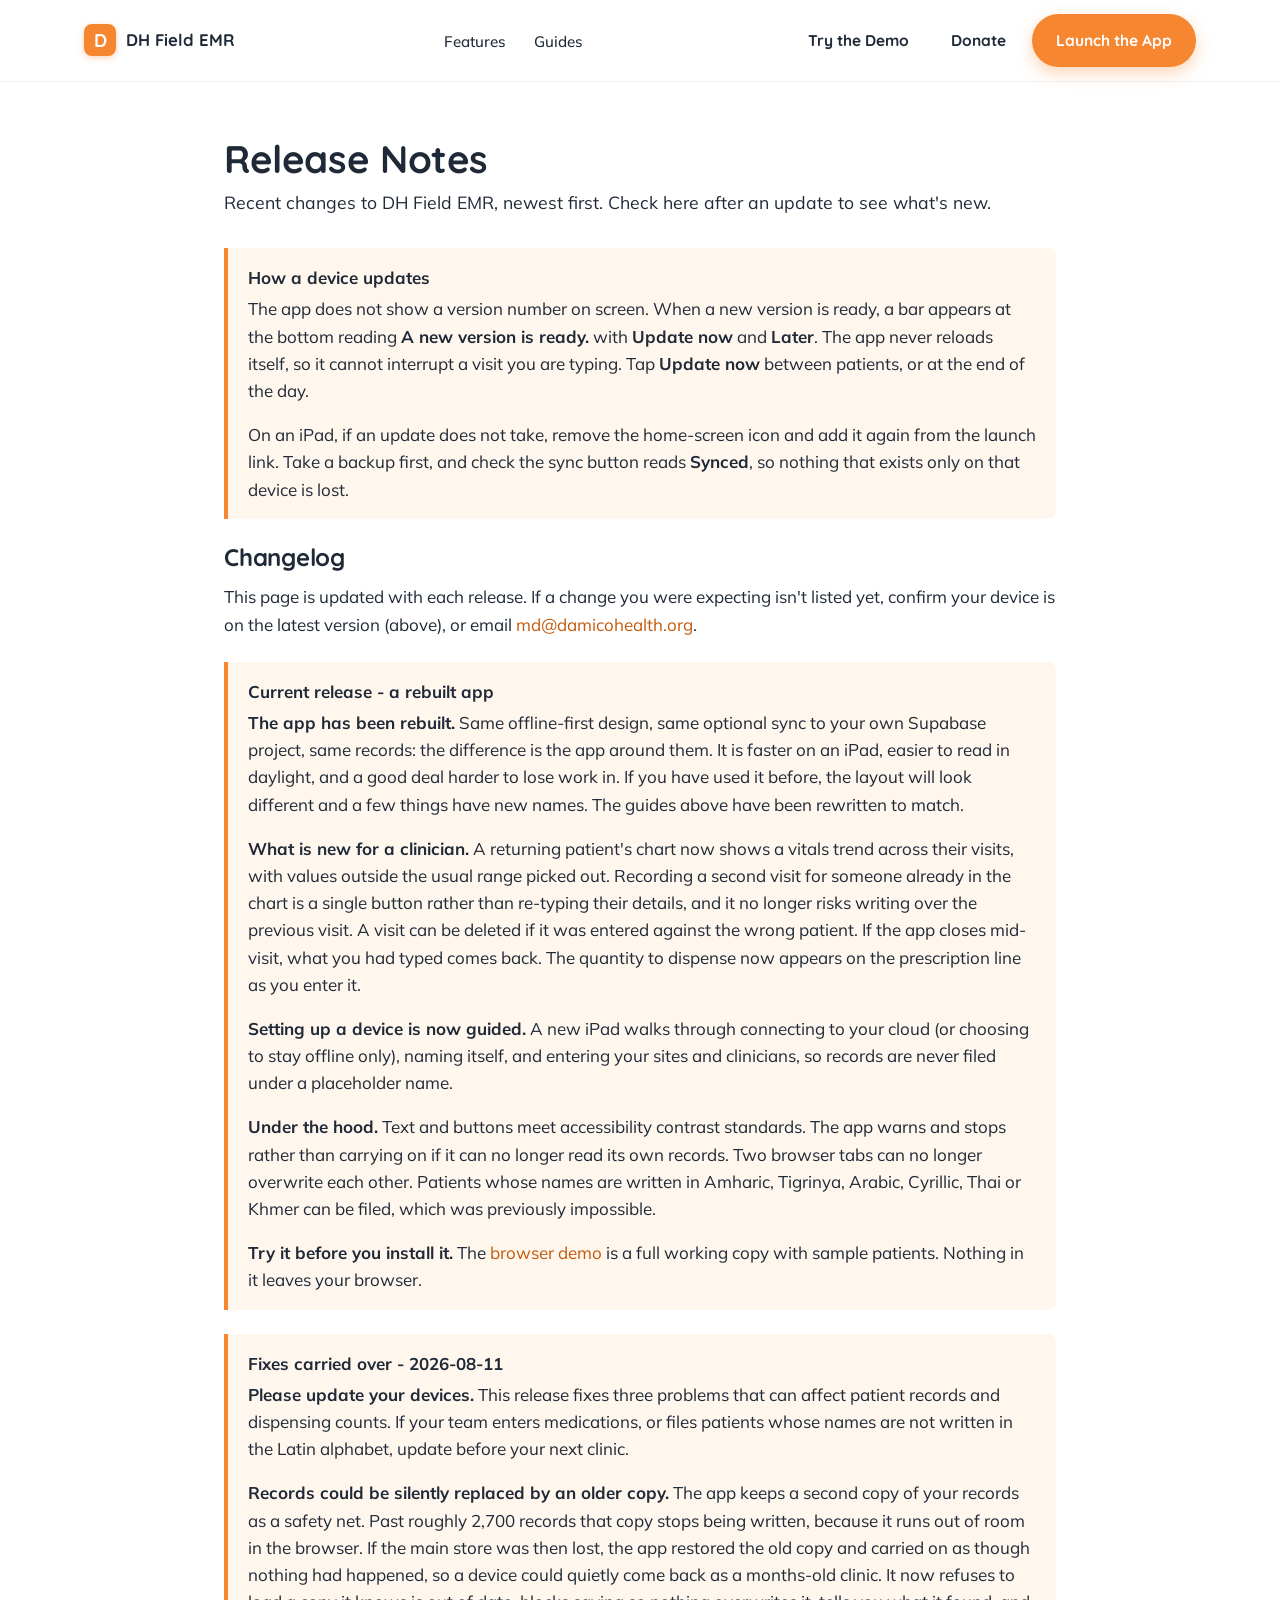
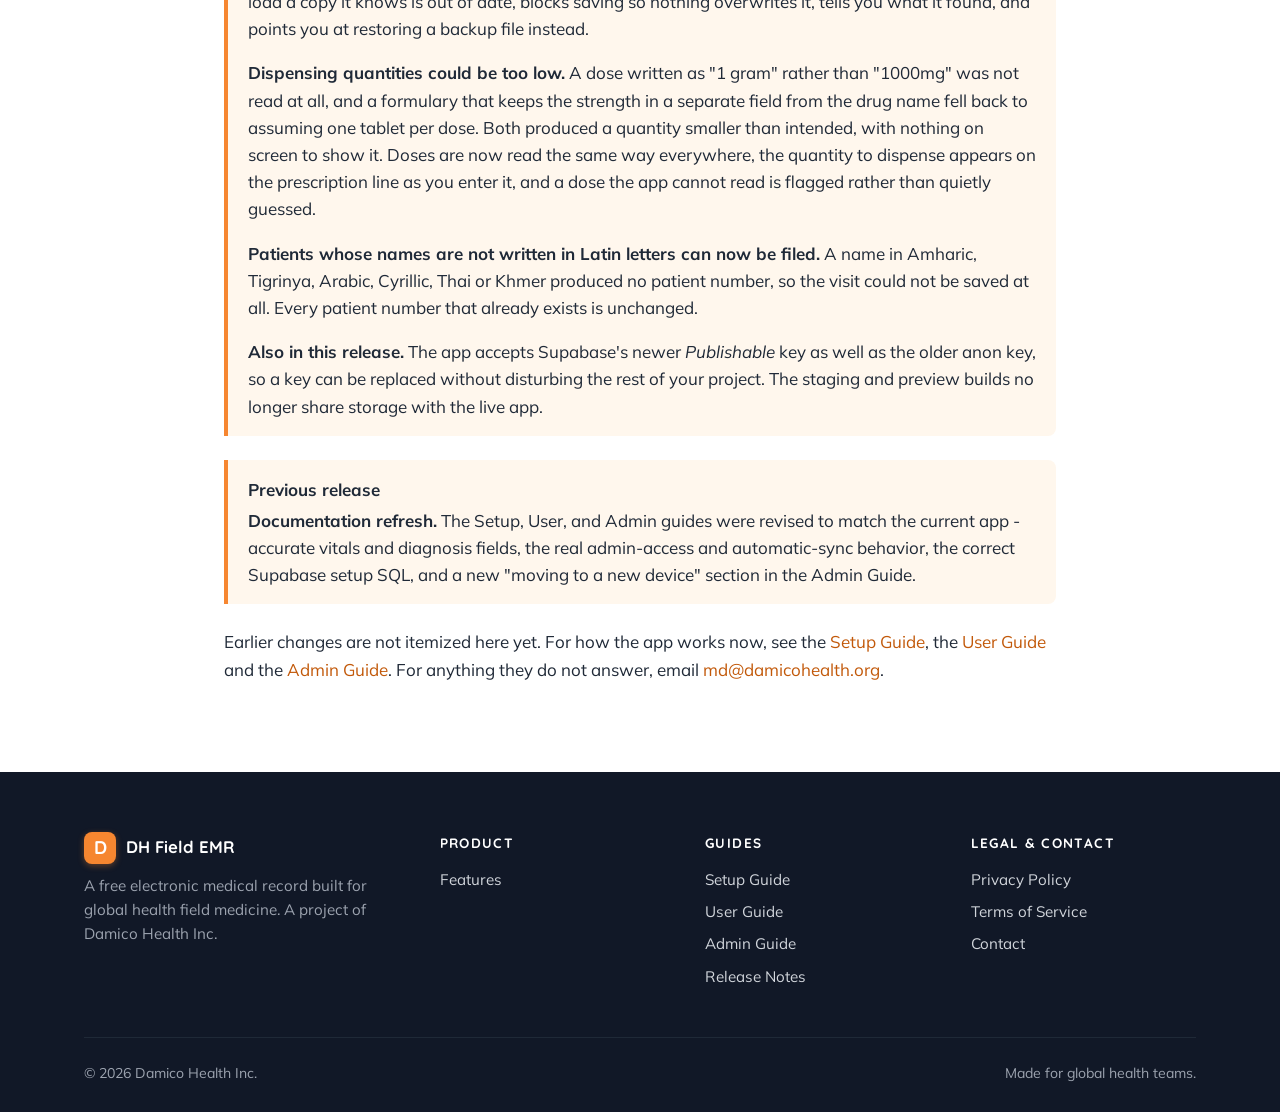
<file: guides/release-notes/index.html>
<!doctype html>
<html lang="en">
<head>
<meta charset="utf-8" />
<meta name="viewport" content="width=device-width, initial-scale=1" />
<meta name="theme-color" content="#F68630" />
<title>Release Notes - DH Field EMR</title>
<meta name="description" content="Release notes and changelog for DH Field EMR - recent changes and how to check which version a device is running." />
<meta name="robots" content="index, follow" />
<link rel="canonical" href="https://damicohealth.com/guides/release-notes/" />

<meta property="og:title" content="Release Notes - DH Field EMR" />
<meta property="og:description" content="Recent changes to DH Field EMR." />
<meta property="og:url" content="https://damicohealth.com/guides/release-notes/" />
<meta property="og:type" content="article" />

<link rel="icon" type="image/svg+xml" href="data:image/svg+xml;utf8,<svg xmlns='http://www.w3.org/2000/svg' viewBox='0 0 64 64'><rect width='64' height='64' rx='14' fill='%23F68630'/><text x='50%25' y='54%25' dominant-baseline='middle' text-anchor='middle' font-family='Quicksand,Arial,sans-serif' font-weight='700' font-size='40' fill='white'>D</text></svg>" />

<link rel="preconnect" href="https://fonts.googleapis.com" />
<link rel="preconnect" href="https://fonts.gstatic.com" crossorigin />
<link href="https://fonts.googleapis.com/css2?family=Quicksand:wght@500;600;700&family=Mulish:wght@400;500;600;700&display=swap" rel="stylesheet" />
<link rel="stylesheet" href="../../styles.css?v=20260806" />
</head>
<body>

<header class="nav">
  <div class="nav-inner">
    <a href="/" class="brand" aria-label="DH Field EMR home">
      <span class="brand-logo" aria-hidden="true">D</span>
      <span>DH Field EMR</span>
    </a>
    <nav aria-label="Primary">
      <ul class="nav-links">
        <li><a href="/#features">Features</a></li>
        <li><a href="/guides/">Guides</a></li>
      <li class="nav-mobile-only"><a href="/demo/">Try the Demo</a></li>
        <li class="nav-mobile-only"><a href="/guides/getting-started/">Setup Guide</a></li>
        <li class="nav-mobile-only"><a href="https://www.paypal.com/donate/?hosted_button_id=36XWD8PJYBJRU" target="_blank" rel="noopener">Donate</a></li>
      </ul>
    </nav>
    <div class="nav-cta">
      <a class="btn btn-ghost" href="/demo/">Try the Demo</a>
      <a class="btn btn-ghost" href="https://www.paypal.com/donate/?hosted_button_id=36XWD8PJYBJRU" target="_blank" rel="noopener">Donate</a>
      <a class="btn btn-primary" href="https://damicohealth.github.io/dh-field-emr/pwa-react/">Launch the App</a>
    </div>
  </div>
</header>

<main class="guide-page">
  <h1>Release Notes</h1>
  <p class="guide-subtitle">Recent changes to DH Field EMR, newest first. Check here after an update to see what's new.</p>

  <div class="callout">
    <div class="callout-title">How a device updates</div>
    <p>The app does not show a version number on screen. When a new version is ready, a bar appears at the bottom reading <strong>A new version is ready.</strong> with <strong>Update now</strong> and <strong>Later</strong>. The app never reloads itself, so it cannot interrupt a visit you are typing. Tap <strong>Update now</strong> between patients, or at the end of the day.</p>
    <p>On an iPad, if an update does not take, remove the home-screen icon and add it again from the launch link. Take a backup first, and check the sync button reads <strong>Synced</strong>, so nothing that exists only on that device is lost.</p>
  </div>

  <h2>Changelog</h2>
  <p>This page is updated with each release. If a change you were expecting isn't listed yet, confirm your device is on the latest version (above), or email <a href="mailto:md@damicohealth.org">md@damicohealth.org</a>.</p>

  <div class="callout">
    <div class="callout-title">Current release - a rebuilt app</div>
    <p><strong>The app has been rebuilt.</strong> Same offline-first design, same optional
    sync to your own Supabase project, same records: the difference is the app around them.
    It is faster on an iPad, easier to read in daylight, and a good deal harder to lose work
    in. If you have used it before, the layout will look different and a few things have new
    names. The guides above have been rewritten to match.</p>

    <p style="margin-top:14px;"><strong>What is new for a clinician.</strong> A returning
    patient's chart now shows a vitals trend across their visits, with values outside the
    usual range picked out. Recording a second visit for someone already in the chart is a
    single button rather than re-typing their details, and it no longer risks writing over
    the previous visit. A visit can be deleted if it was entered against the wrong patient.
    If the app closes mid-visit, what you had typed comes back. The quantity to dispense
    now appears on the prescription line as you enter it.</p>

    <p style="margin-top:14px;"><strong>Setting up a device is now guided.</strong> A new
    iPad walks through connecting to your cloud (or choosing to stay offline only), naming
    itself, and entering your sites and clinicians, so records are never filed under a
    placeholder name.</p>

    <p style="margin-top:14px;"><strong>Under the hood.</strong> Text and buttons meet
    accessibility contrast standards. The app warns and stops rather than carrying on if it
    can no longer read its own records. Two browser tabs can no longer overwrite each
    other. Patients whose names are written in Amharic, Tigrinya, Arabic, Cyrillic, Thai or
    Khmer can be filed, which was previously impossible.</p>

    <p style="margin-top:14px;"><strong>Try it before you install it.</strong> The
    <a href="/demo/">browser demo</a> is a full working copy with sample patients. Nothing
    in it leaves your browser.</p>
  </div>

  <div class="callout">
    <div class="callout-title">Fixes carried over - 2026-08-11</div>
    <p><strong>Please update your devices.</strong> This release fixes three problems that can affect
    patient records and dispensing counts. If your team enters medications, or files patients whose
    names are not written in the Latin alphabet, update before your next clinic.</p>

    <p style="margin-top:14px;"><strong>Records could be silently replaced by an older copy.</strong>
    The app keeps a second copy of your records as a safety net. Past roughly 2,700 records that copy
    stops being written, because it runs out of room in the browser. If the main store was then lost,
    the app restored the old copy and carried on as though nothing had happened, so a device could
    quietly come back as a months-old clinic. It now refuses to load a copy it knows is out of date,
    blocks saving so nothing overwrites it, tells you what it found, and points you at restoring a
    backup file instead.</p>

    <p style="margin-top:14px;"><strong>Dispensing quantities could be too low.</strong> A dose
    written as "1 gram" rather than "1000mg" was not read at all, and a formulary that keeps the
    strength in a separate field from the drug name fell back to assuming one tablet per dose. Both
    produced a quantity smaller than intended, with nothing on screen to show it. Doses are now read
    the same way everywhere, the quantity to dispense appears on the prescription line as you enter
    it, and a dose the app cannot read is flagged rather than quietly guessed.</p>

    <p style="margin-top:14px;"><strong>Patients whose names are not written in Latin letters can now
    be filed.</strong> A name in Amharic, Tigrinya, Arabic, Cyrillic, Thai or Khmer produced no
    patient number, so the visit could not be saved at all. Every patient number that already
    exists is unchanged.</p>

    <p style="margin-top:14px;"><strong>Also in this release.</strong> The app accepts Supabase's
    newer <em>Publishable</em> key as well as the older anon key, so a key can be replaced without
    disturbing the rest of your project. The staging and preview builds no longer share storage with
    the live app.</p>
  </div>

  <div class="callout">
    <div class="callout-title">Previous release</div>
    <p><strong>Documentation refresh.</strong> The Setup, User, and Admin guides were revised to match the current app - accurate vitals and diagnosis fields, the real admin-access and automatic-sync behavior, the correct Supabase setup SQL, and a new "moving to a new device" section in the Admin Guide.</p>
  </div>

  <p style="margin-top:24px;">Earlier changes are not itemized here yet. For how the app works now, see the <a href="/guides/getting-started/">Setup Guide</a>, the <a href="/guides/user-guide/">User Guide</a> and the <a href="/guides/admin-guide/">Admin Guide</a>. For anything they do not answer, email <a href="mailto:md@damicohealth.org">md@damicohealth.org</a>.</p>
</main>

<footer class="footer">
  <div class="container">
    <div class="footer-grid">
      <div class="footer-brand">
        <a href="/" class="brand">
          <span class="brand-logo" aria-hidden="true">D</span>
          <span>DH Field EMR</span>
        </a>
        <p>A free electronic medical record built for global health field medicine. A project of Damico Health Inc.</p>
      </div>
      <div>
        <h4>Product</h4>
        <ul>
          <li><a href="/#features">Features</a></li>
        </ul>
      </div>
      <div>
        <h4>Guides</h4>
        <ul>
          <li><a href="/guides/getting-started/">Setup Guide</a></li>
          <li><a href="/guides/user-guide/">User Guide</a></li>
          <li><a href="/guides/admin-guide/">Admin Guide</a></li>
          <li><a href="/guides/release-notes/">Release Notes</a></li>
        </ul>
      </div>
      <div>
        <h4>Legal &amp; Contact</h4>
        <ul>
          <li><a href="/privacy/">Privacy Policy</a></li>
          <li><a href="/terms/">Terms of Service</a></li>
          <li><a href="mailto:md@damicohealth.org">Contact</a></li>
        </ul>
      </div>
    </div>
    <div class="footer-bottom">
      <div>&copy; 2026 Damico Health Inc.</div>
      <div>Made for global health teams.</div>
    </div>
  </div>
</footer>

</body>
</html>
</file>
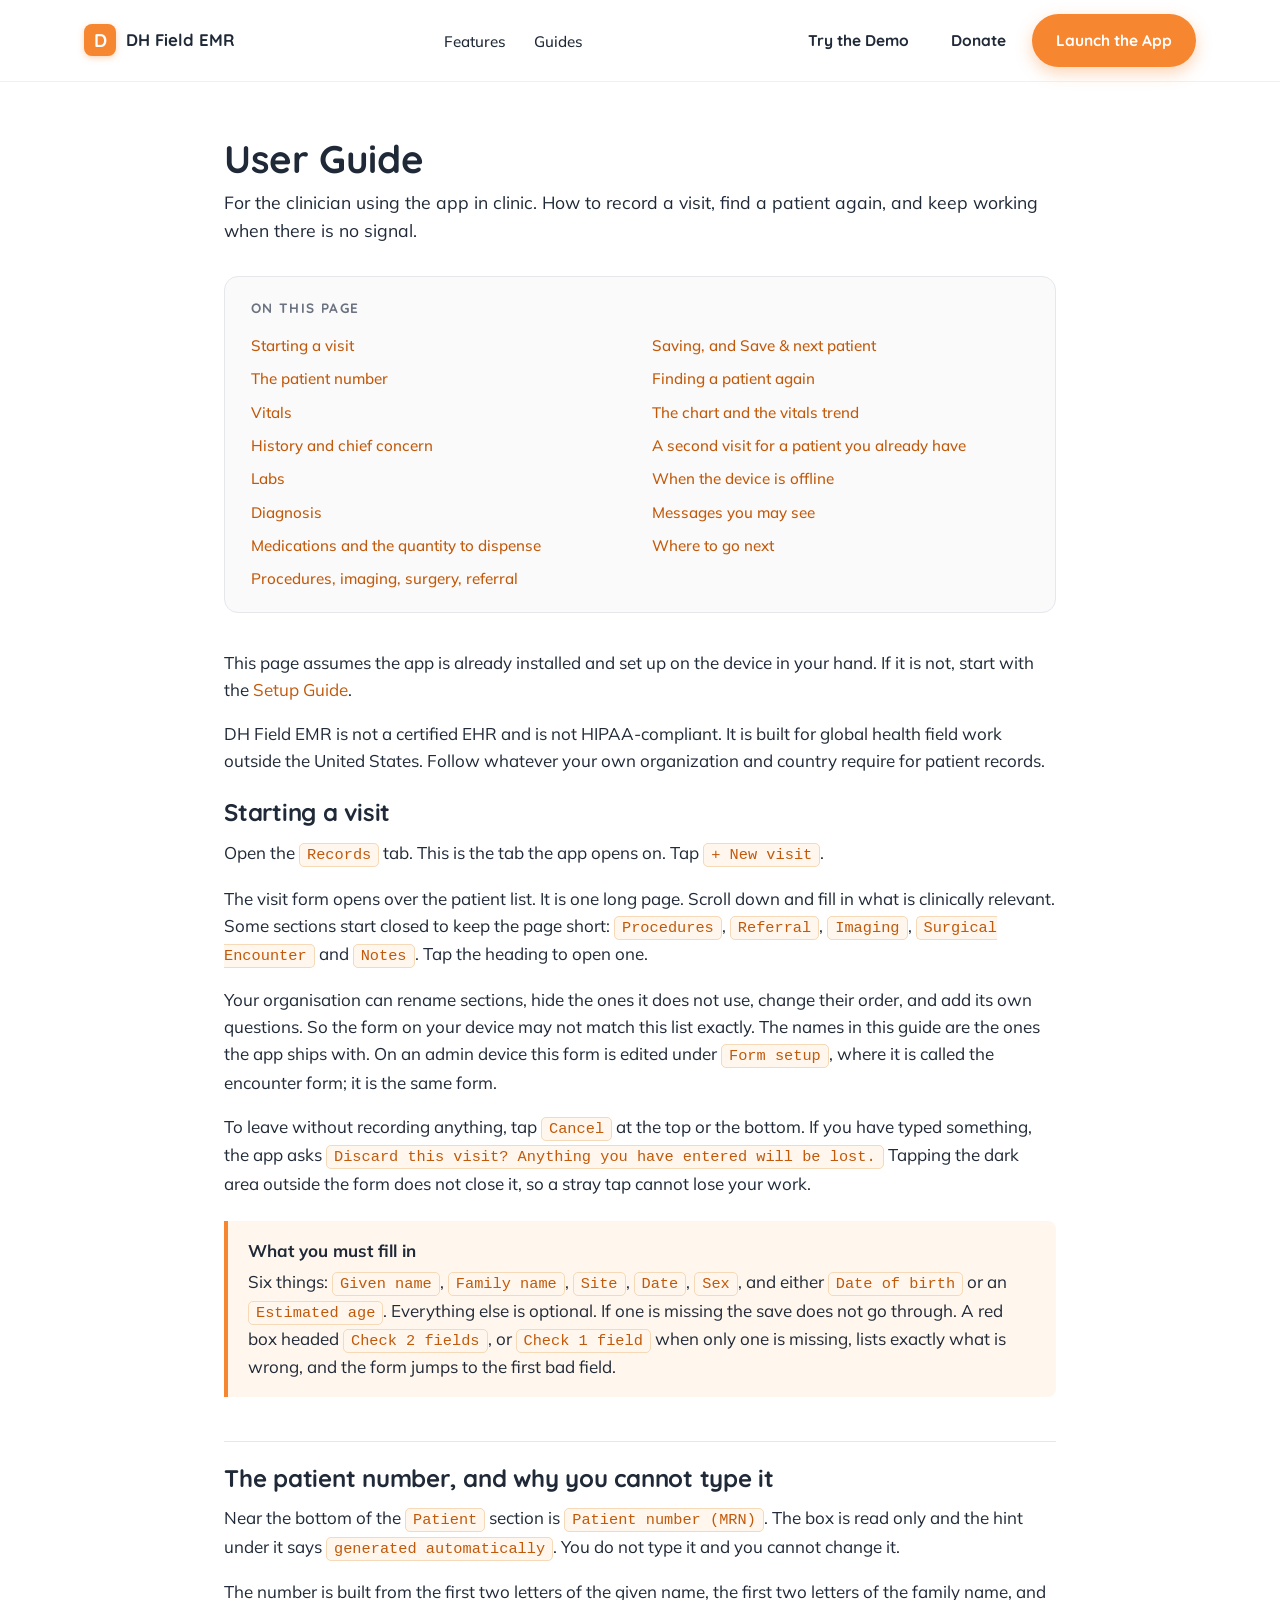
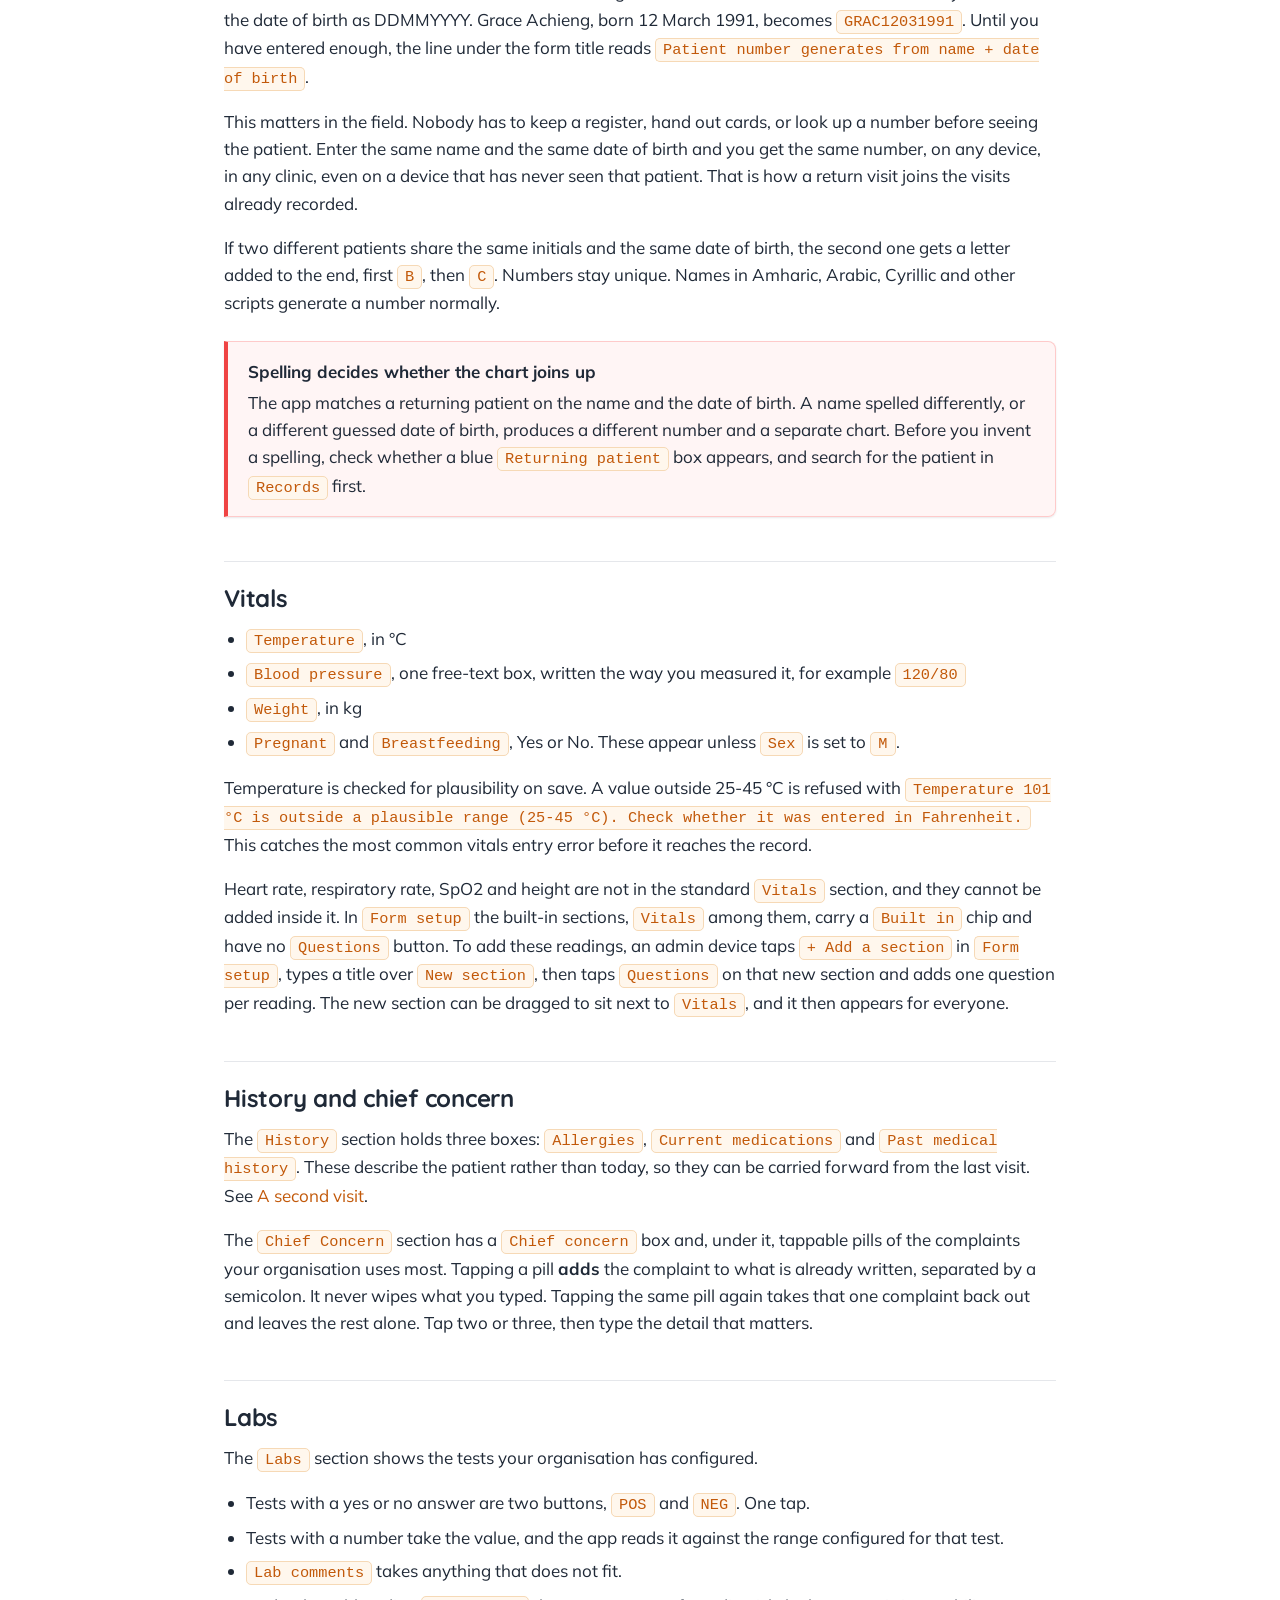
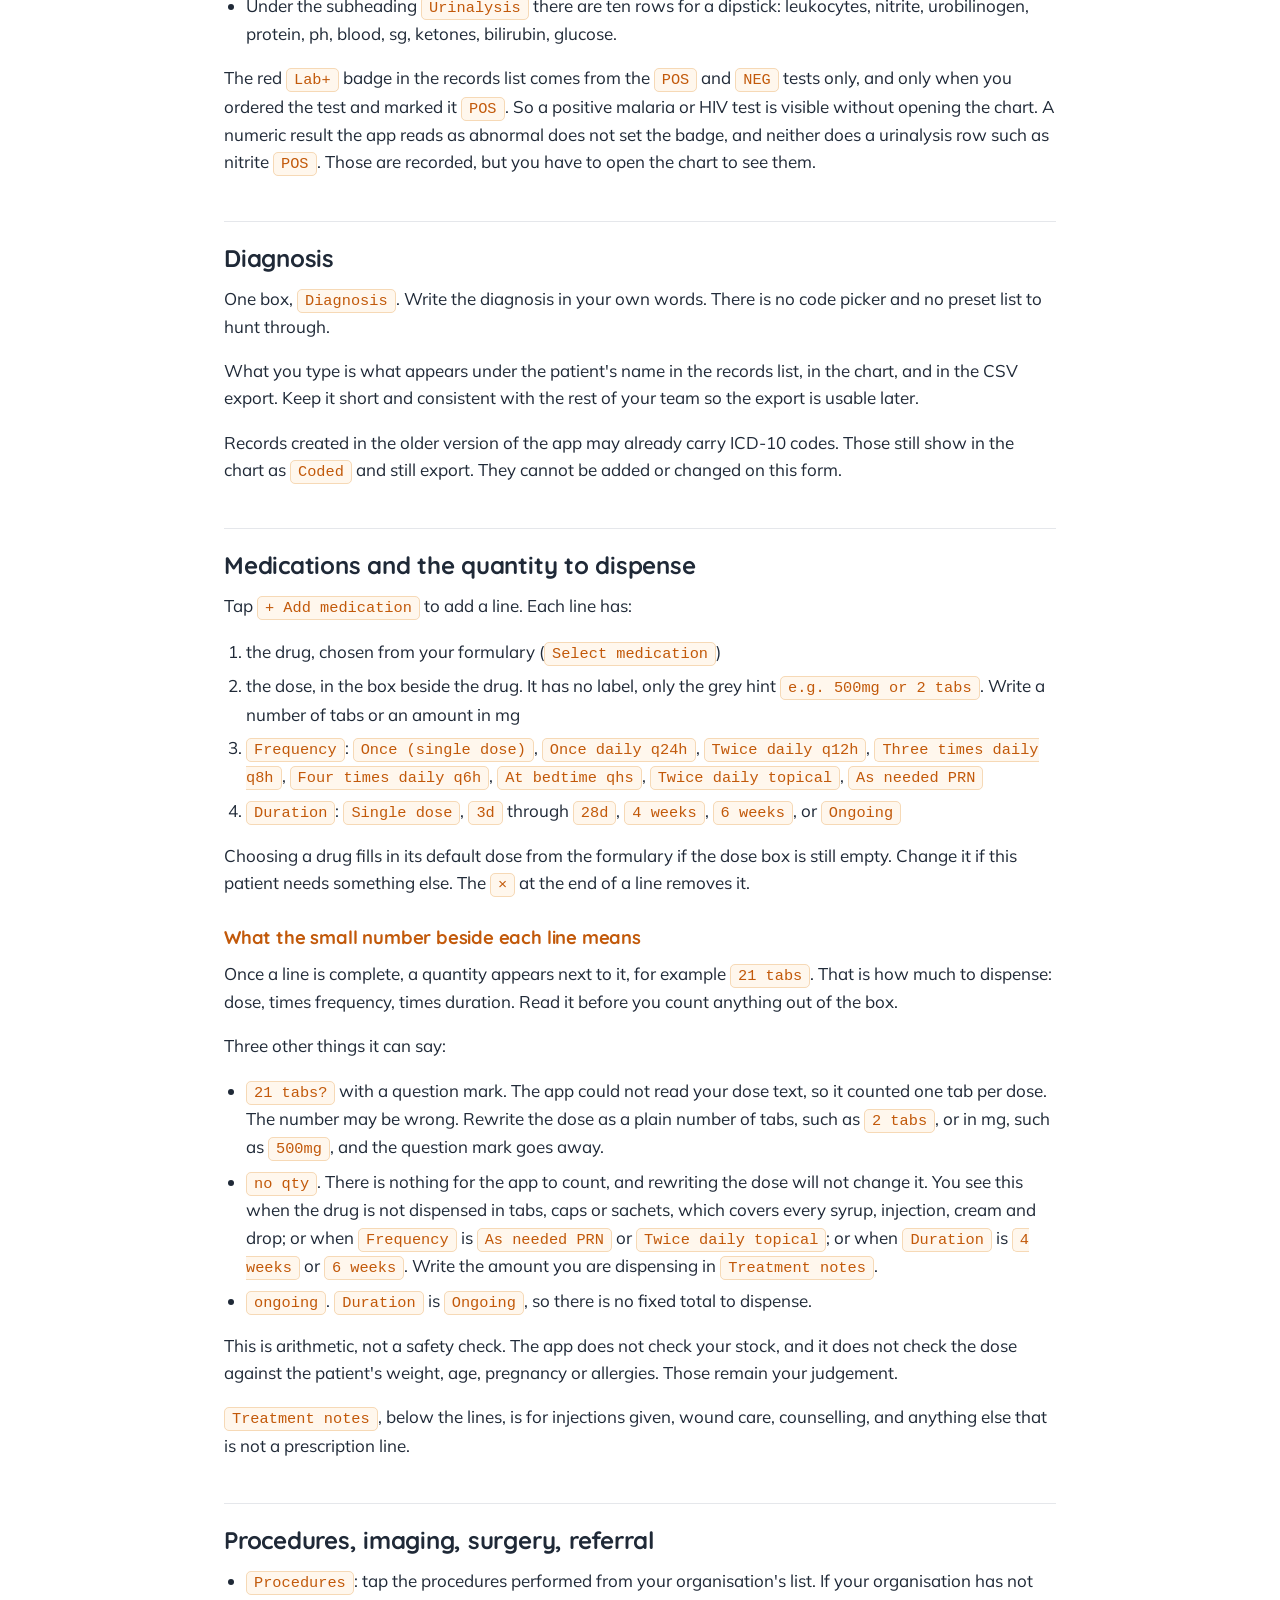
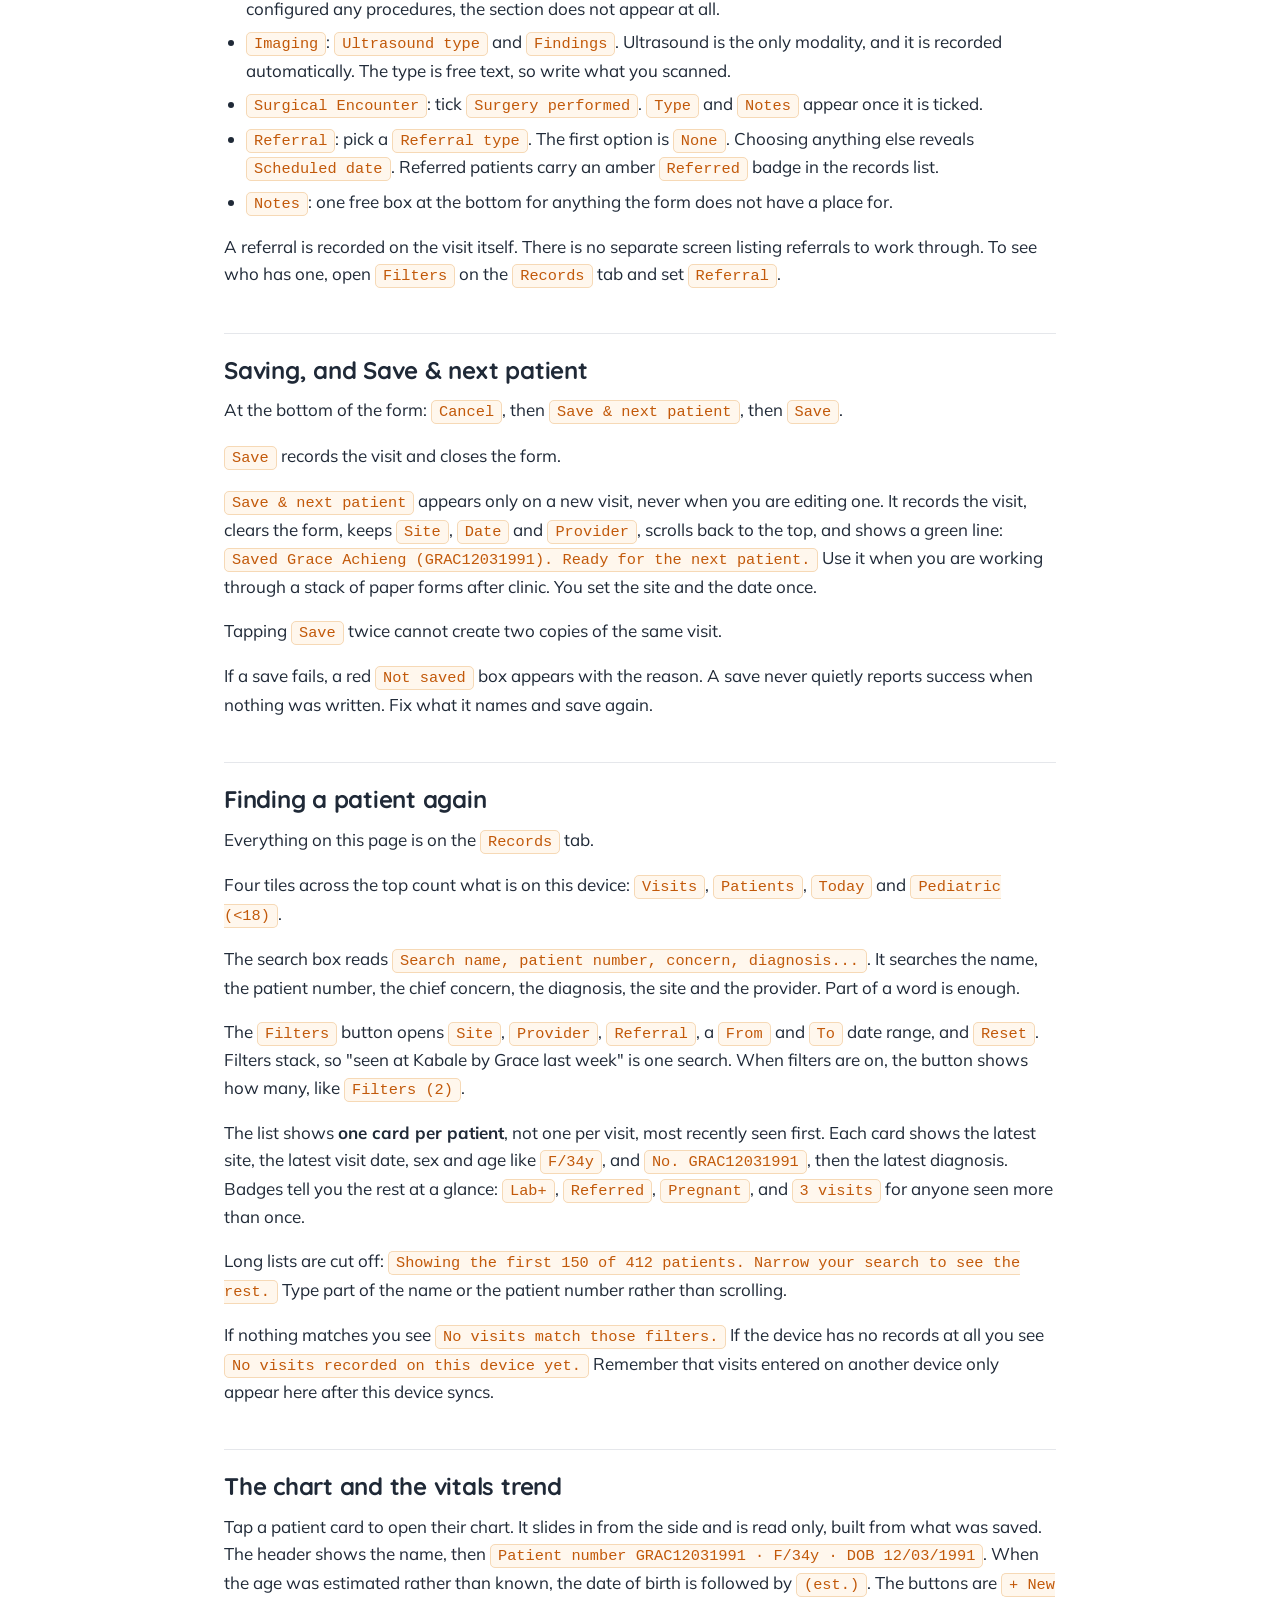
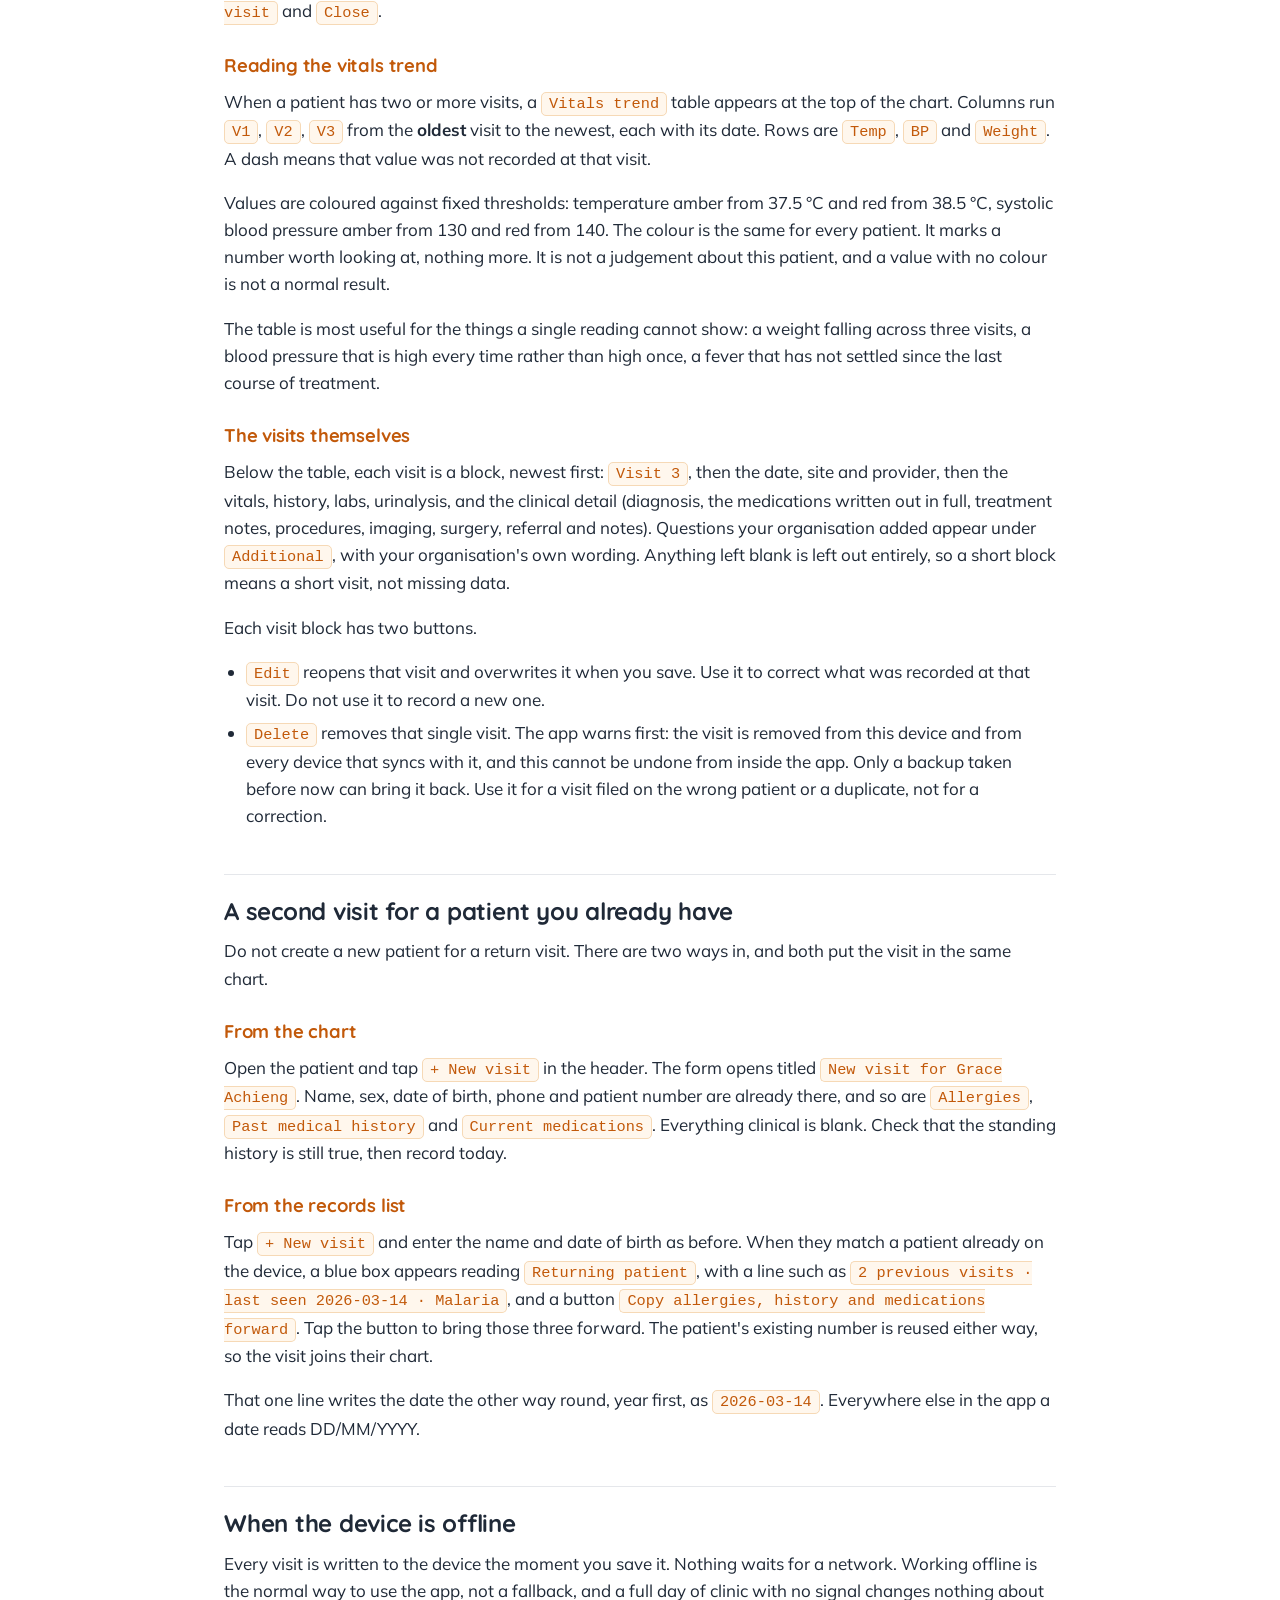
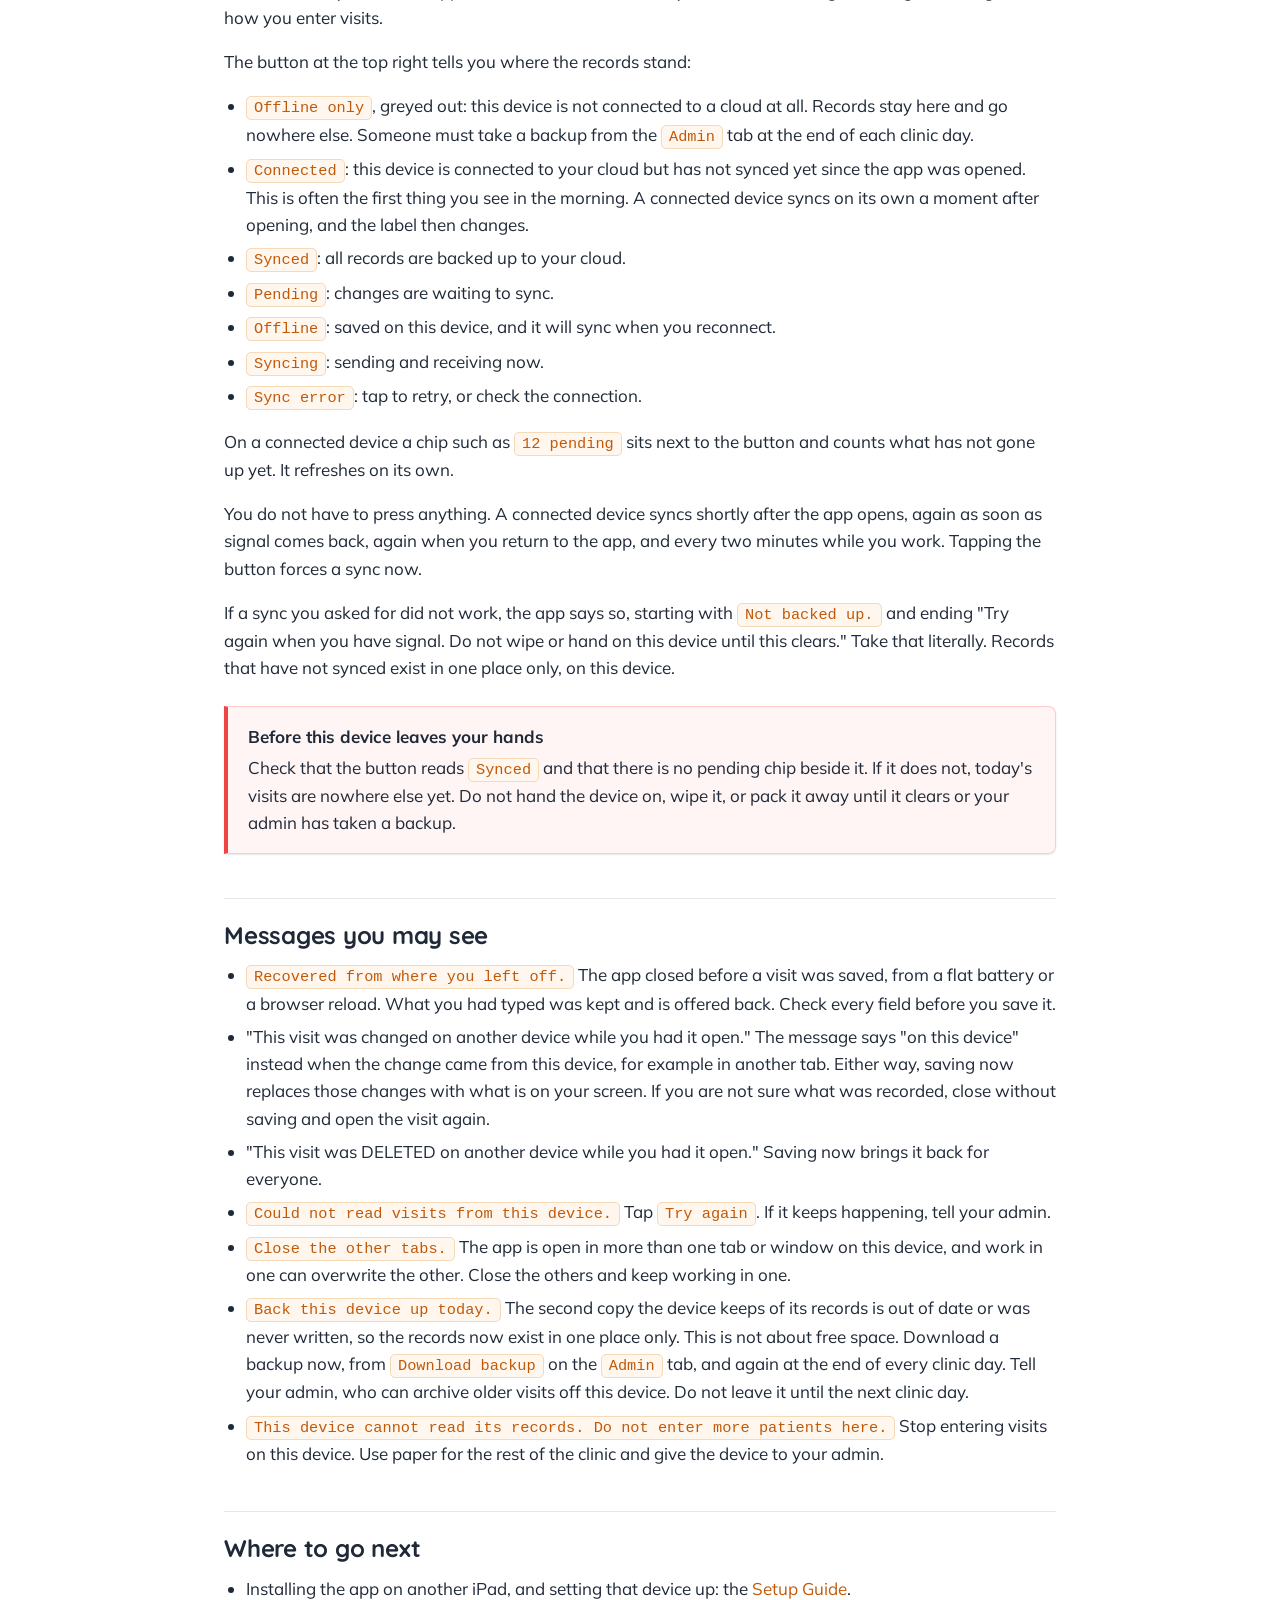
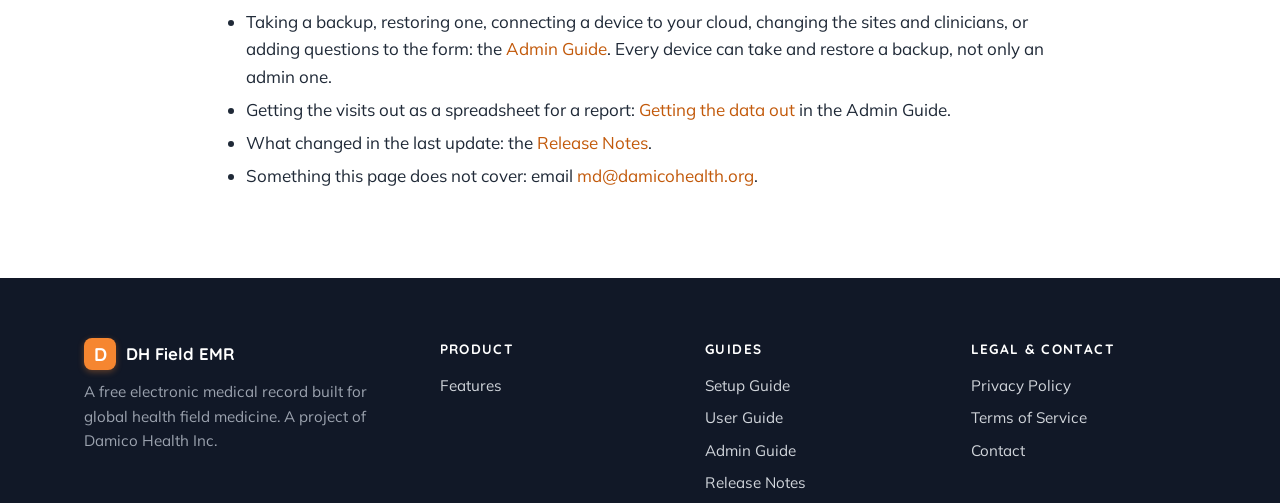
<file: guides/user-guide/index.html>
<!doctype html>
<html lang="en">
<head>
<meta charset="utf-8" />
<meta name="viewport" content="width=device-width, initial-scale=1" />
<meta name="theme-color" content="#F68630" />
<title>User Guide - DH Field EMR</title>
<meta name="description" content="Daily-use guide for clinicians using DH Field EMR. Recording a visit, the patient number, vitals, labs, prescribing, finding a patient again, and working offline." />
<meta name="robots" content="index, follow" />
<link rel="canonical" href="https://damicohealth.com/guides/user-guide/" />

<meta property="og:title" content="User Guide - DH Field EMR" />
<meta property="og:description" content="Daily-use guide for clinicians using DH Field EMR." />
<meta property="og:url" content="https://damicohealth.com/guides/user-guide/" />
<meta property="og:type" content="article" />

<link rel="icon" type="image/svg+xml" href="data:image/svg+xml;utf8,<svg xmlns='http://www.w3.org/2000/svg' viewBox='0 0 64 64'><rect width='64' height='64' rx='14' fill='%23F68630'/><text x='50%25' y='54%25' dominant-baseline='middle' text-anchor='middle' font-family='Quicksand,Arial,sans-serif' font-weight='700' font-size='40' fill='white'>D</text></svg>" />

<link rel="preconnect" href="https://fonts.googleapis.com" />
<link rel="preconnect" href="https://fonts.gstatic.com" crossorigin />
<link href="https://fonts.googleapis.com/css2?family=Quicksand:wght@500;600;700&family=Mulish:wght@400;500;600;700&display=swap" rel="stylesheet" />
<link rel="stylesheet" href="../../styles.css?v=20260806" />
</head>
<body>

<header class="nav">
  <div class="nav-inner">
    <a href="/" class="brand" aria-label="DH Field EMR home">
      <span class="brand-logo" aria-hidden="true">D</span>
      <span>DH Field EMR</span>
    </a>
    <nav aria-label="Primary">
      <ul class="nav-links">
        <li><a href="/#features">Features</a></li>
        <li><a href="/guides/">Guides</a></li>
      <li class="nav-mobile-only"><a href="/demo/">Try the Demo</a></li>
        <li class="nav-mobile-only"><a href="/guides/getting-started/">Setup Guide</a></li>
        <li class="nav-mobile-only"><a href="https://www.paypal.com/donate/?hosted_button_id=36XWD8PJYBJRU" target="_blank" rel="noopener">Donate</a></li>
      </ul>
    </nav>
    <div class="nav-cta">
      <a class="btn btn-ghost" href="/demo/">Try the Demo</a>
      <a class="btn btn-ghost" href="https://www.paypal.com/donate/?hosted_button_id=36XWD8PJYBJRU" target="_blank" rel="noopener">Donate</a>
      <a class="btn btn-primary" href="https://damicohealth.github.io/dh-field-emr/pwa-react/">Launch the App</a>
    </div>
  </div>
</header>

<main class="guide-page">
  <h1>User Guide</h1>
  <p class="guide-subtitle">For the clinician using the app in clinic. How to record a visit, find a patient again, and keep working when there is no signal.</p>

  <nav class="toc" aria-label="Table of contents">
    <div class="toc-title">On this page</div>
    <ul>
      <li><a href="#new-visit">Starting a visit</a></li>
      <li><a href="#patient-number">The patient number</a></li>
      <li><a href="#vitals">Vitals</a></li>
      <li><a href="#history">History and chief concern</a></li>
      <li><a href="#labs">Labs</a></li>
      <li><a href="#diagnosis">Diagnosis</a></li>
      <li><a href="#medications">Medications and the quantity to dispense</a></li>
      <li><a href="#other-sections">Procedures, imaging, surgery, referral</a></li>
      <li><a href="#saving">Saving, and Save &amp; next patient</a></li>
      <li><a href="#finding">Finding a patient again</a></li>
      <li><a href="#chart">The chart and the vitals trend</a></li>
      <li><a href="#second-visit">A second visit for a patient you already have</a></li>
      <li><a href="#offline">When the device is offline</a></li>
      <li><a href="#warnings">Messages you may see</a></li>
      <li><a href="#next">Where to go next</a></li>
    </ul>
  </nav>

  <p>This page assumes the app is already installed and set up on the device in your hand. If it is not, start with the <a href="/guides/getting-started/">Setup Guide</a>.</p>
  <p>DH Field EMR is not a certified EHR and is not HIPAA-compliant. It is built for global health field work outside the United States. Follow whatever your own organization and country require for patient records.</p>

  <h2 id="new-visit">Starting a visit</h2>
  <p>Open the <code>Records</code> tab. This is the tab the app opens on. Tap <code>+ New visit</code>.</p>
  <p>The visit form opens over the patient list. It is one long page. Scroll down and fill in what is clinically relevant. Some sections start closed to keep the page short: <code>Procedures</code>, <code>Referral</code>, <code>Imaging</code>, <code>Surgical Encounter</code> and <code>Notes</code>. Tap the heading to open one.</p>
  <p>Your organisation can rename sections, hide the ones it does not use, change their order, and add its own questions. So the form on your device may not match this list exactly. The names in this guide are the ones the app ships with. On an admin device this form is edited under <code>Form setup</code>, where it is called the encounter form; it is the same form.</p>
  <p>To leave without recording anything, tap <code>Cancel</code> at the top or the bottom. If you have typed something, the app asks <code>Discard this visit? Anything you have entered will be lost.</code> Tapping the dark area outside the form does not close it, so a stray tap cannot lose your work.</p>
  <div class="callout">
    <div class="callout-title">What you must fill in</div>
    <p>Six things: <code>Given name</code>, <code>Family name</code>, <code>Site</code>, <code>Date</code>, <code>Sex</code>, and either <code>Date of birth</code> or an <code>Estimated age</code>. Everything else is optional. If one is missing the save does not go through. A red box headed <code>Check 2 fields</code>, or <code>Check 1 field</code> when only one is missing, lists exactly what is wrong, and the form jumps to the first bad field.</p>
  </div>

  <h2 id="patient-number">The patient number, and why you cannot type it</h2>
  <p>Near the bottom of the <code>Patient</code> section is <code>Patient number (MRN)</code>. The box is read only and the hint under it says <code>generated automatically</code>. You do not type it and you cannot change it.</p>
  <p>The number is built from the first two letters of the given name, the first two letters of the family name, and the date of birth as DDMMYYYY. Grace Achieng, born 12 March 1991, becomes <code>GRAC12031991</code>. Until you have entered enough, the line under the form title reads <code>Patient number generates from name + date of birth</code>.</p>
  <p>This matters in the field. Nobody has to keep a register, hand out cards, or look up a number before seeing the patient. Enter the same name and the same date of birth and you get the same number, on any device, in any clinic, even on a device that has never seen that patient. That is how a return visit joins the visits already recorded.</p>
  <p>If two different patients share the same initials and the same date of birth, the second one gets a letter added to the end, first <code>B</code>, then <code>C</code>. Numbers stay unique. Names in Amharic, Arabic, Cyrillic and other scripts generate a number normally.</p>
  <div class="callout warning">
    <div class="callout-title">Spelling decides whether the chart joins up</div>
    <p>The app matches a returning patient on the name and the date of birth. A name spelled differently, or a different guessed date of birth, produces a different number and a separate chart. Before you invent a spelling, check whether a blue <code>Returning patient</code> box appears, and search for the patient in <code>Records</code> first.</p>
  </div>

  <h2 id="vitals">Vitals</h2>
  <ul>
    <li><code>Temperature</code>, in °C</li>
    <li><code>Blood pressure</code>, one free-text box, written the way you measured it, for example <code>120/80</code></li>
    <li><code>Weight</code>, in kg</li>
    <li><code>Pregnant</code> and <code>Breastfeeding</code>, Yes or No. These appear unless <code>Sex</code> is set to <code>M</code>.</li>
  </ul>
  <p>Temperature is checked for plausibility on save. A value outside 25-45 °C is refused with <code>Temperature 101 °C is outside a plausible range (25-45 °C). Check whether it was entered in Fahrenheit.</code> This catches the most common vitals entry error before it reaches the record.</p>
  <p>Heart rate, respiratory rate, SpO2 and height are not in the standard <code>Vitals</code> section, and they cannot be added inside it. In <code>Form setup</code> the built-in sections, <code>Vitals</code> among them, carry a <code>Built in</code> chip and have no <code>Questions</code> button. To add these readings, an admin device taps <code>+ Add a section</code> in <code>Form setup</code>, types a title over <code>New section</code>, then taps <code>Questions</code> on that new section and adds one question per reading. The new section can be dragged to sit next to <code>Vitals</code>, and it then appears for everyone.</p>

  <h2 id="history">History and chief concern</h2>
  <p>The <code>History</code> section holds three boxes: <code>Allergies</code>, <code>Current medications</code> and <code>Past medical history</code>. These describe the patient rather than today, so they can be carried forward from the last visit. See <a href="#second-visit">A second visit</a>.</p>
  <p>The <code>Chief Concern</code> section has a <code>Chief concern</code> box and, under it, tappable pills of the complaints your organisation uses most. Tapping a pill <strong>adds</strong> the complaint to what is already written, separated by a semicolon. It never wipes what you typed. Tapping the same pill again takes that one complaint back out and leaves the rest alone. Tap two or three, then type the detail that matters.</p>

  <h2 id="labs">Labs</h2>
  <p>The <code>Labs</code> section shows the tests your organisation has configured.</p>
  <ul>
    <li>Tests with a yes or no answer are two buttons, <code>POS</code> and <code>NEG</code>. One tap.</li>
    <li>Tests with a number take the value, and the app reads it against the range configured for that test.</li>
    <li><code>Lab comments</code> takes anything that does not fit.</li>
    <li>Under the subheading <code>Urinalysis</code> there are ten rows for a dipstick: leukocytes, nitrite, urobilinogen, protein, ph, blood, sg, ketones, bilirubin, glucose.</li>
  </ul>
  <p>The red <code>Lab+</code> badge in the records list comes from the <code>POS</code> and <code>NEG</code> tests only, and only when you ordered the test and marked it <code>POS</code>. So a positive malaria or HIV test is visible without opening the chart. A numeric result the app reads as abnormal does not set the badge, and neither does a urinalysis row such as nitrite <code>POS</code>. Those are recorded, but you have to open the chart to see them.</p>

  <h2 id="diagnosis">Diagnosis</h2>
  <p>One box, <code>Diagnosis</code>. Write the diagnosis in your own words. There is no code picker and no preset list to hunt through.</p>
  <p>What you type is what appears under the patient's name in the records list, in the chart, and in the CSV export. Keep it short and consistent with the rest of your team so the export is usable later.</p>
  <p>Records created in the older version of the app may already carry ICD-10 codes. Those still show in the chart as <code>Coded</code> and still export. They cannot be added or changed on this form.</p>

  <h2 id="medications">Medications and the quantity to dispense</h2>
  <p>Tap <code>+ Add medication</code> to add a line. Each line has:</p>
  <ol>
    <li>the drug, chosen from your formulary (<code>Select medication</code>)</li>
    <li>the dose, in the box beside the drug. It has no label, only the grey hint <code>e.g. 500mg or 2 tabs</code>. Write a number of tabs or an amount in mg</li>
    <li><code>Frequency</code>: <code>Once (single dose)</code>, <code>Once daily q24h</code>, <code>Twice daily q12h</code>, <code>Three times daily q8h</code>, <code>Four times daily q6h</code>, <code>At bedtime qhs</code>, <code>Twice daily topical</code>, <code>As needed PRN</code></li>
    <li><code>Duration</code>: <code>Single dose</code>, <code>3d</code> through <code>28d</code>, <code>4 weeks</code>, <code>6 weeks</code>, or <code>Ongoing</code></li>
  </ol>
  <p>Choosing a drug fills in its default dose from the formulary if the dose box is still empty. Change it if this patient needs something else. The <code>×</code> at the end of a line removes it.</p>

  <h3>What the small number beside each line means</h3>
  <p>Once a line is complete, a quantity appears next to it, for example <code>21 tabs</code>. That is how much to dispense: dose, times frequency, times duration. Read it before you count anything out of the box.</p>
  <p>Three other things it can say:</p>
  <ul>
    <li><code>21 tabs?</code> with a question mark. The app could not read your dose text, so it counted one tab per dose. The number may be wrong. Rewrite the dose as a plain number of tabs, such as <code>2 tabs</code>, or in mg, such as <code>500mg</code>, and the question mark goes away.</li>
    <li><code>no qty</code>. There is nothing for the app to count, and rewriting the dose will not change it. You see this when the drug is not dispensed in tabs, caps or sachets, which covers every syrup, injection, cream and drop; or when <code>Frequency</code> is <code>As needed PRN</code> or <code>Twice daily topical</code>; or when <code>Duration</code> is <code>4 weeks</code> or <code>6 weeks</code>. Write the amount you are dispensing in <code>Treatment notes</code>.</li>
    <li><code>ongoing</code>. <code>Duration</code> is <code>Ongoing</code>, so there is no fixed total to dispense.</li>
  </ul>
  <p>This is arithmetic, not a safety check. The app does not check your stock, and it does not check the dose against the patient's weight, age, pregnancy or allergies. Those remain your judgement.</p>
  <p><code>Treatment notes</code>, below the lines, is for injections given, wound care, counselling, and anything else that is not a prescription line.</p>

  <h2 id="other-sections">Procedures, imaging, surgery, referral</h2>
  <ul>
    <li><code>Procedures</code>: tap the procedures performed from your organisation's list. If your organisation has not configured any procedures, the section does not appear at all.</li>
    <li><code>Imaging</code>: <code>Ultrasound type</code> and <code>Findings</code>. Ultrasound is the only modality, and it is recorded automatically. The type is free text, so write what you scanned.</li>
    <li><code>Surgical Encounter</code>: tick <code>Surgery performed</code>. <code>Type</code> and <code>Notes</code> appear once it is ticked.</li>
    <li><code>Referral</code>: pick a <code>Referral type</code>. The first option is <code>None</code>. Choosing anything else reveals <code>Scheduled date</code>. Referred patients carry an amber <code>Referred</code> badge in the records list.</li>
    <li><code>Notes</code>: one free box at the bottom for anything the form does not have a place for.</li>
  </ul>
  <p>A referral is recorded on the visit itself. There is no separate screen listing referrals to work through. To see who has one, open <code>Filters</code> on the <code>Records</code> tab and set <code>Referral</code>.</p>

  <h2 id="saving">Saving, and Save &amp; next patient</h2>
  <p>At the bottom of the form: <code>Cancel</code>, then <code>Save &amp; next patient</code>, then <code>Save</code>.</p>
  <p><code>Save</code> records the visit and closes the form.</p>
  <p><code>Save &amp; next patient</code> appears only on a new visit, never when you are editing one. It records the visit, clears the form, keeps <code>Site</code>, <code>Date</code> and <code>Provider</code>, scrolls back to the top, and shows a green line: <code>Saved Grace Achieng (GRAC12031991). Ready for the next patient.</code> Use it when you are working through a stack of paper forms after clinic. You set the site and the date once.</p>
  <p>Tapping <code>Save</code> twice cannot create two copies of the same visit.</p>
  <p>If a save fails, a red <code>Not saved</code> box appears with the reason. A save never quietly reports success when nothing was written. Fix what it names and save again.</p>

  <h2 id="finding">Finding a patient again</h2>
  <p>Everything on this page is on the <code>Records</code> tab.</p>
  <p>Four tiles across the top count what is on this device: <code>Visits</code>, <code>Patients</code>, <code>Today</code> and <code>Pediatric (&lt;18)</code>.</p>
  <p>The search box reads <code>Search name, patient number, concern, diagnosis...</code>. It searches the name, the patient number, the chief concern, the diagnosis, the site and the provider. Part of a word is enough.</p>
  <p>The <code>Filters</code> button opens <code>Site</code>, <code>Provider</code>, <code>Referral</code>, a <code>From</code> and <code>To</code> date range, and <code>Reset</code>. Filters stack, so "seen at Kabale by Grace last week" is one search. When filters are on, the button shows how many, like <code>Filters (2)</code>.</p>
  <p>The list shows <strong>one card per patient</strong>, not one per visit, most recently seen first. Each card shows the latest site, the latest visit date, sex and age like <code>F/34y</code>, and <code>No. GRAC12031991</code>, then the latest diagnosis. Badges tell you the rest at a glance: <code>Lab+</code>, <code>Referred</code>, <code>Pregnant</code>, and <code>3 visits</code> for anyone seen more than once.</p>
  <p>Long lists are cut off: <code>Showing the first 150 of 412 patients. Narrow your search to see the rest.</code> Type part of the name or the patient number rather than scrolling.</p>
  <p>If nothing matches you see <code>No visits match those filters.</code> If the device has no records at all you see <code>No visits recorded on this device yet.</code> Remember that visits entered on another device only appear here after this device syncs.</p>

  <h2 id="chart">The chart and the vitals trend</h2>
  <p>Tap a patient card to open their chart. It slides in from the side and is read only, built from what was saved. The header shows the name, then <code>Patient number GRAC12031991 · F/34y · DOB 12/03/1991</code>. When the age was estimated rather than known, the date of birth is followed by <code>(est.)</code>. The buttons are <code>+ New visit</code> and <code>Close</code>.</p>

  <h3>Reading the vitals trend</h3>
  <p>When a patient has two or more visits, a <code>Vitals trend</code> table appears at the top of the chart. Columns run <code>V1</code>, <code>V2</code>, <code>V3</code> from the <strong>oldest</strong> visit to the newest, each with its date. Rows are <code>Temp</code>, <code>BP</code> and <code>Weight</code>. A dash means that value was not recorded at that visit.</p>
  <p>Values are coloured against fixed thresholds: temperature amber from 37.5 °C and red from 38.5 °C, systolic blood pressure amber from 130 and red from 140. The colour is the same for every patient. It marks a number worth looking at, nothing more. It is not a judgement about this patient, and a value with no colour is not a normal result.</p>
  <p>The table is most useful for the things a single reading cannot show: a weight falling across three visits, a blood pressure that is high every time rather than high once, a fever that has not settled since the last course of treatment.</p>

  <h3>The visits themselves</h3>
  <p>Below the table, each visit is a block, newest first: <code>Visit 3</code>, then the date, site and provider, then the vitals, history, labs, urinalysis, and the clinical detail (diagnosis, the medications written out in full, treatment notes, procedures, imaging, surgery, referral and notes). Questions your organisation added appear under <code>Additional</code>, with your organisation's own wording. Anything left blank is left out entirely, so a short block means a short visit, not missing data.</p>
  <p>Each visit block has two buttons.</p>
  <ul>
    <li><code>Edit</code> reopens that visit and overwrites it when you save. Use it to correct what was recorded at that visit. Do not use it to record a new one.</li>
    <li><code>Delete</code> removes that single visit. The app warns first: the visit is removed from this device and from every device that syncs with it, and this cannot be undone from inside the app. Only a backup taken before now can bring it back. Use it for a visit filed on the wrong patient or a duplicate, not for a correction.</li>
  </ul>

  <h2 id="second-visit">A second visit for a patient you already have</h2>
  <p>Do not create a new patient for a return visit. There are two ways in, and both put the visit in the same chart.</p>
  <h3>From the chart</h3>
  <p>Open the patient and tap <code>+ New visit</code> in the header. The form opens titled <code>New visit for Grace Achieng</code>. Name, sex, date of birth, phone and patient number are already there, and so are <code>Allergies</code>, <code>Past medical history</code> and <code>Current medications</code>. Everything clinical is blank. Check that the standing history is still true, then record today.</p>
  <h3>From the records list</h3>
  <p>Tap <code>+ New visit</code> and enter the name and date of birth as before. When they match a patient already on the device, a blue box appears reading <code>Returning patient</code>, with a line such as <code>2 previous visits · last seen 2026-03-14 · Malaria</code>, and a button <code>Copy allergies, history and medications forward</code>. Tap the button to bring those three forward. The patient's existing number is reused either way, so the visit joins their chart.</p>
  <p>That one line writes the date the other way round, year first, as <code>2026-03-14</code>. Everywhere else in the app a date reads DD/MM/YYYY.</p>

  <h2 id="offline">When the device is offline</h2>
  <p>Every visit is written to the device the moment you save it. Nothing waits for a network. Working offline is the normal way to use the app, not a fallback, and a full day of clinic with no signal changes nothing about how you enter visits.</p>
  <p>The button at the top right tells you where the records stand:</p>
  <ul>
    <li><code>Offline only</code>, greyed out: this device is not connected to a cloud at all. Records stay here and go nowhere else. Someone must take a backup from the <code>Admin</code> tab at the end of each clinic day.</li>
    <li><code>Connected</code>: this device is connected to your cloud but has not synced yet since the app was opened. This is often the first thing you see in the morning. A connected device syncs on its own a moment after opening, and the label then changes.</li>
    <li><code>Synced</code>: all records are backed up to your cloud.</li>
    <li><code>Pending</code>: changes are waiting to sync.</li>
    <li><code>Offline</code>: saved on this device, and it will sync when you reconnect.</li>
    <li><code>Syncing</code>: sending and receiving now.</li>
    <li><code>Sync error</code>: tap to retry, or check the connection.</li>
  </ul>
  <p>On a connected device a chip such as <code>12 pending</code> sits next to the button and counts what has not gone up yet. It refreshes on its own.</p>
  <p>You do not have to press anything. A connected device syncs shortly after the app opens, again as soon as signal comes back, again when you return to the app, and every two minutes while you work. Tapping the button forces a sync now.</p>
  <p>If a sync you asked for did not work, the app says so, starting with <code>Not backed up.</code> and ending "Try again when you have signal. Do not wipe or hand on this device until this clears." Take that literally. Records that have not synced exist in one place only, on this device.</p>
  <div class="callout warning">
    <div class="callout-title">Before this device leaves your hands</div>
    <p>Check that the button reads <code>Synced</code> and that there is no pending chip beside it. If it does not, today's visits are nowhere else yet. Do not hand the device on, wipe it, or pack it away until it clears or your admin has taken a backup.</p>
  </div>

  <h2 id="warnings">Messages you may see</h2>
  <ul>
    <li><code>Recovered from where you left off.</code> The app closed before a visit was saved, from a flat battery or a browser reload. What you had typed was kept and is offered back. Check every field before you save it.</li>
    <li>"This visit was changed on another device while you had it open." The message says "on this device" instead when the change came from this device, for example in another tab. Either way, saving now replaces those changes with what is on your screen. If you are not sure what was recorded, close without saving and open the visit again.</li>
    <li>"This visit was DELETED on another device while you had it open." Saving now brings it back for everyone.</li>
    <li><code>Could not read visits from this device.</code> Tap <code>Try again</code>. If it keeps happening, tell your admin.</li>
    <li><code>Close the other tabs.</code> The app is open in more than one tab or window on this device, and work in one can overwrite the other. Close the others and keep working in one.</li>
    <li><code>Back this device up today.</code> The second copy the device keeps of its records is out of date or was never written, so the records now exist in one place only. This is not about free space. Download a backup now, from <code>Download backup</code> on the <code>Admin</code> tab, and again at the end of every clinic day. Tell your admin, who can archive older visits off this device. Do not leave it until the next clinic day.</li>
    <li><code>This device cannot read its records. Do not enter more patients here.</code> Stop entering visits on this device. Use paper for the rest of the clinic and give the device to your admin.</li>
  </ul>

  <h2 id="next">Where to go next</h2>
  <ul>
    <li>Installing the app on another iPad, and setting that device up: the <a href="/guides/getting-started/">Setup Guide</a>.</li>
    <li>Taking a backup, restoring one, connecting a device to your cloud, changing the sites and clinicians, or adding questions to the form: the <a href="/guides/admin-guide/">Admin Guide</a>. Every device can take and restore a backup, not only an admin one.</li>
    <li>Getting the visits out as a spreadsheet for a report: <a href="/guides/admin-guide/#export">Getting the data out</a> in the Admin Guide.</li>
    <li>What changed in the last update: the <a href="/guides/release-notes/">Release Notes</a>.</li>
    <li>Something this page does not cover: email <a href="mailto:md@damicohealth.org">md@damicohealth.org</a>.</li>
  </ul>
</main>

<footer class="footer">
  <div class="container">
    <div class="footer-grid">
      <div class="footer-brand">
        <a href="/" class="brand">
          <span class="brand-logo" aria-hidden="true">D</span>
          <span>DH Field EMR</span>
        </a>
        <p>A free electronic medical record built for global health field medicine. A project of Damico Health Inc.</p>
      </div>
      <div>
        <h4>Product</h4>
        <ul>
          <li><a href="/#features">Features</a></li>
        </ul>
      </div>
      <div>
        <h4>Guides</h4>
        <ul>
          <li><a href="/guides/getting-started/">Setup Guide</a></li>
          <li><a href="/guides/user-guide/">User Guide</a></li>
          <li><a href="/guides/admin-guide/">Admin Guide</a></li>
          <li><a href="/guides/release-notes/">Release Notes</a></li>
        </ul>
      </div>
      <div>
        <h4>Legal &amp; Contact</h4>
        <ul>
          <li><a href="/privacy/">Privacy Policy</a></li>
          <li><a href="/terms/">Terms of Service</a></li>
          <li><a href="mailto:md@damicohealth.org">Contact</a></li>
        </ul>
      </div>
    </div>
    <div class="footer-bottom">
      <div>&copy; 2026 Damico Health Inc.</div>
      <div>Made for global health teams.</div>
    </div>
  </div>
</footer>

</body>
</html>
</file>
<file: styles.css>
/* =========================================================
   DH Field EMR - damicohealth.com stylesheet
   ========================================================= */

:root {
  --orange: #F68630;
  --orange-dark: #c2590a;
  --cream: #fff7ed;
  --text: #1f2937;
  --muted: #6b7280;
  --success: #10b981;
  --danger: #ef4444;
  --border: #e5e7eb;
  --card-bg: #ffffff;
  --surface: #fafafa;
  --radius: 14px;
  --radius-sm: 8px;
  --shadow-sm: 0 1px 2px rgba(15, 23, 42, 0.06), 0 1px 3px rgba(15, 23, 42, 0.04);
  --shadow-md: 0 4px 6px -1px rgba(15, 23, 42, 0.08), 0 2px 4px -2px rgba(15, 23, 42, 0.04);
  --shadow-lg: 0 10px 25px -5px rgba(15, 23, 42, 0.1), 0 8px 10px -6px rgba(15, 23, 42, 0.04);
  --max-w: 1160px;
  --font-body: "Mulish", "Inter", system-ui, -apple-system, "Segoe UI", Roboto, Helvetica, Arial, sans-serif;
  --font-head: "Quicksand", var(--font-body);
}

/* Reset */
*, *::before, *::after { box-sizing: border-box; }
html { scroll-behavior: smooth; -webkit-text-size-adjust: 100%; }
body {
  margin: 0;
  font-family: var(--font-body);
  color: var(--text);
  background: #ffffff;
  line-height: 1.6;
  font-size: 17px;
  -webkit-font-smoothing: antialiased;
  -moz-osx-font-smoothing: grayscale;
}
img, svg { max-width: 100%; display: block; }
a { color: var(--orange-dark); text-decoration: none; transition: color .15s ease; }
a:hover { color: var(--orange); }
h1, h2, h3, h4 {
  font-family: var(--font-head);
  font-weight: 700;
  color: var(--text);
  letter-spacing: -0.01em;
  margin: 0 0 .5em;
}
h1 { font-size: clamp(2rem, 5vw, 3.4rem); line-height: 1.1; }
h2 { font-size: clamp(1.6rem, 3.5vw, 2.3rem); line-height: 1.2; }
h3 { font-size: 1.2rem; line-height: 1.3; }
p { margin: 0 0 1em; }
ul { margin: 0 0 1em; padding-left: 1.2em; }
code, pre { font-family: ui-monospace, SFMono-Regular, Menlo, monospace; }

/* Layout */
.container {
  max-width: var(--max-w);
  margin: 0 auto;
  padding: 0 24px;
}
section { padding: 80px 0; }
.section-light { background: var(--cream); }
.section-white { background: #ffffff; }
.section-head {
  text-align: center;
  max-width: 720px;
  margin: 0 auto 48px;
}
.section-head h2 { margin-bottom: .4em; }
.section-head p { color: var(--muted); font-size: 1.1rem; }
.eyebrow {
  display: inline-block;
  font-family: var(--font-head);
  font-weight: 700;
  font-size: .8rem;
  letter-spacing: .12em;
  text-transform: uppercase;
  color: var(--orange);
  margin-bottom: 12px;
}

/* Navigation */
.nav {
  position: sticky;
  top: 0;
  z-index: 50;
  background: rgba(255,255,255,0.92);
  backdrop-filter: saturate(180%) blur(12px);
  -webkit-backdrop-filter: saturate(180%) blur(12px);
  border-bottom: 1px solid rgba(15,23,42,0.06);
}
.nav-inner {
  display: flex;
  align-items: center;
  justify-content: space-between;
  gap: 24px;
  padding: 14px 24px;
  max-width: var(--max-w);
  margin: 0 auto;
}
.brand { display: flex; align-items: center; gap: 10px; text-decoration: none; color: var(--text); font-family: var(--font-head); font-weight: 700; font-size: 1.05rem; }
.brand:hover { color: var(--text); }
.brand-logo {
  width: 32px; height: 32px;
  background: var(--orange);
  border-radius: 8px;
  display: grid; place-items: center;
  color: #fff;
  font-family: var(--font-head);
  font-weight: 700;
  font-size: 1.15rem;
  box-shadow: 0 2px 6px rgba(246,134,48,.35);
}
.nav-links {
  display: flex;
  align-items: center;
  gap: 28px;
  list-style: none;
  padding: 0; margin: 0;
}
.nav-links a {
  color: var(--text);
  font-weight: 500;
  font-size: .95rem;
}
.nav-links a:hover { color: var(--orange); }
/* Extra links surfaced only inside the mobile dropdown: the .nav-cta ghost
   buttons are hidden under 860px and were otherwise unreachable on phones. */
.nav-mobile-only { display: none; }
.nav-cta { display: flex; gap: 10px; align-items: center; }
.nav-toggle { display: none; background: none; border: 0; padding: 6px; cursor: pointer; }
.nav-toggle span {
  display: block; width: 24px; height: 2px; background: var(--text);
  margin: 5px 0; border-radius: 2px;
}

@media (max-width: 860px) {
  .nav-links, .nav-cta .btn-ghost { display: none; }
  .nav-toggle { display: block; }
  .nav.open .nav-links {
    display: flex;
    position: absolute;
    top: 100%;
    left: 0; right: 0;
    flex-direction: column;
    padding: 16px 24px;
    background: #fff;
    border-bottom: 1px solid var(--border);
    gap: 14px;
  }
  .nav.open .nav-links .nav-mobile-only { display: block; }
}

/* Buttons */
.btn {
  display: inline-flex;
  align-items: center;
  justify-content: center;
  gap: 8px;
  padding: 12px 22px;
  border-radius: 999px;
  font-family: var(--font-head);
  font-weight: 700;
  font-size: .97rem;
  border: 2px solid transparent;
  cursor: pointer;
  text-decoration: none;
  transition: transform .15s ease, box-shadow .15s ease, background .15s ease, color .15s ease, border-color .15s ease;
  white-space: nowrap;
}
.btn-primary {
  background: var(--orange);
  color: #fff;
  box-shadow: 0 6px 16px rgba(246,134,48,.35);
}
.btn-primary:hover {
  background: var(--orange-dark);
  color: #fff;
  transform: translateY(-1px);
  box-shadow: 0 8px 22px rgba(246,134,48,.45);
}
.btn-outline {
  background: transparent;
  color: var(--orange-dark);
  border-color: var(--orange);
}
.btn-outline:hover {
  background: var(--orange);
  color: #fff;
}
.btn-ghost {
  background: transparent;
  color: var(--text);
  padding: 8px 14px;
}
.btn-ghost:hover { color: var(--orange); }
.btn-light {
  background: #fff;
  color: var(--orange-dark);
  box-shadow: var(--shadow-md);
}
.btn-light:hover { background: var(--cream); color: var(--orange-dark); }

/* Outline button for use on the dark/coloured final-CTA band */
.btn-outline-light {
  background: transparent;
  color: #fff;
  border: 2px solid rgba(255, 255, 255, 0.7);
}
.btn-outline-light:hover { background: rgba(255, 255, 255, 0.14); border-color: #fff; }
.btn-lg { padding: 16px 30px; font-size: 1.05rem; }

/* Hero */
.hero {
  background: linear-gradient(180deg, var(--cream) 0%, #fff 100%);
  padding: 80px 0 60px;
  overflow: hidden;
}
.hero-grid {
  display: grid;
  grid-template-columns: 1.05fr .95fr;
  gap: 56px;
  align-items: center;
}
.hero-copy h1 { margin-top: 0; }
.hero-lede {
  font-size: 1.2rem;
  color: var(--muted);
  margin-bottom: 28px;
}
.hero-ctas {
  display: flex;
  gap: 12px;
  flex-wrap: wrap;
  margin-bottom: 16px;
}
.hero-note {
  color: var(--muted);
  font-size: .92rem;
  margin: 0;
}
.hero-visual {
  position: relative;
  display: grid;
  place-items: center;
}

/* iPad mockup */
.device {
  width: 100%;
  max-width: 420px;
  background: #1f2937;
  border-radius: 34px;
  padding: 16px;
  box-shadow: 0 30px 60px -20px rgba(15,23,42,0.3), 0 10px 30px -10px rgba(15,23,42,0.2);
  position: relative;
}
.device-screen {
  background: #fff;
  border-radius: 20px;
  width: 100%;
  overflow: hidden;
  display: flex;
  flex-direction: column;
}
.mock-bar {
  background: var(--orange);
  color: #fff;
  padding: 12px 14px;
  font-family: var(--font-head);
  font-weight: 700;
  font-size: .9rem;
  display: flex;
  align-items: center;
  gap: 8px;
}
.mock-bar::before {
  content: "";
  width: 12px; height: 12px;
  background: #fff;
  border-radius: 4px;
  opacity: .9;
}
.mock-body { padding: 14px; display: flex; flex-direction: column; gap: 12px; min-height: 300px; }
.mock-card {
  background: var(--cream);
  border: 1px solid #f6d9b6;
  border-radius: 10px;
  padding: 10px 12px;
  display: grid;
  gap: 6px;
}
.mock-card .mock-title { font-family: var(--font-head); font-weight: 700; font-size: .82rem; color: var(--text); }
.mock-row { display: flex; justify-content: space-between; font-size: .72rem; color: var(--muted); }
.mock-chip {
  display: inline-block;
  background: var(--orange);
  color: #fff;
  font-size: .65rem;
  padding: 2px 7px;
  border-radius: 999px;
  font-weight: 700;
}
.mock-chip.green { background: var(--success); }
.mock-metrics { display: grid; grid-template-columns: repeat(3,1fr); gap: 8px; margin-top: auto; }
.mock-metric {
  background: #fff;
  border: 1px solid var(--border);
  border-radius: 8px;
  padding: 8px;
  text-align: center;
}
.mock-metric .v { font-family: var(--font-head); font-weight: 700; color: var(--orange); font-size: 1rem; }
.mock-metric .l { font-size: .6rem; color: var(--muted); text-transform: uppercase; letter-spacing: .05em; }

@media (max-width: 860px) {
  .hero-grid { grid-template-columns: 1fr; gap: 36px; }
  .hero-visual { order: -1; }
  .device { max-width: 320px; }
}

/* Problem grid */
.problem-grid {
  display: grid;
  grid-template-columns: repeat(auto-fit, minmax(220px, 1fr));
  gap: 18px;
  max-width: 1000px;
  margin: 0 auto;
}
.problem-card {
  background: var(--card-bg);
  border: 1px solid var(--border);
  border-radius: var(--radius);
  padding: 24px;
  text-align: left;
  transition: transform .2s ease, box-shadow .2s ease, border-color .2s ease;
}
.problem-card:hover {
  transform: translateY(-2px);
  border-color: rgba(246,134,48,.4);
  box-shadow: var(--shadow-md);
}
.problem-card .emoji { font-size: 2rem; line-height: 1; margin-bottom: 12px; }
.problem-card h3 { margin-bottom: 4px; }
.problem-card p { color: var(--muted); font-size: .95rem; margin: 0; }

/* Solution grid */
.solution-grid {
  display: grid;
  grid-template-columns: repeat(3, 1fr);
  gap: 24px;
}
@media (max-width: 860px) {
  .solution-grid { grid-template-columns: 1fr; }
}
.solution-card {
  background: #fff;
  border-radius: var(--radius);
  padding: 32px;
  box-shadow: var(--shadow-sm);
  border: 1px solid var(--border);
  transition: transform .2s ease, box-shadow .2s ease;
}
.solution-card:hover { transform: translateY(-3px); box-shadow: var(--shadow-lg); }
.solution-icon {
  width: 52px; height: 52px;
  border-radius: 14px;
  background: var(--cream);
  display: grid; place-items: center;
  font-size: 1.6rem;
  margin-bottom: 18px;
}
.solution-card h3 { font-size: 1.3rem; margin-bottom: 8px; }
.solution-card p { color: var(--muted); margin: 0; }

/* Features */
.features-grid {
  display: grid;
  grid-template-columns: repeat(3, 1fr);
  gap: 32px;
  max-width: 1080px;
  margin: 0 auto;
}
@media (max-width: 960px) { .features-grid { grid-template-columns: repeat(2,1fr); } }
@media (max-width: 600px) { .features-grid { grid-template-columns: 1fr; } }
.feature-cat h3 {
  font-size: 1.1rem;
  color: var(--orange-dark);
  padding-bottom: 10px;
  margin-bottom: 14px;
  border-bottom: 2px solid var(--cream);
}
.feature-cat ul {
  list-style: none;
  padding: 0;
  margin: 0;
}
.feature-cat li {
  padding: 6px 0 6px 22px;
  position: relative;
  color: var(--text);
  font-size: .96rem;
}
.feature-cat li::before {
  content: "";
  position: absolute;
  left: 0; top: 14px;
  width: 8px; height: 8px;
  background: var(--orange);
  border-radius: 2px;
  transform: rotate(45deg);
}

/* Platforms */
.platform-grid {
  display: grid;
  grid-template-columns: repeat(3,1fr);
  gap: 24px;
  max-width: 1000px;
  margin: 0 auto;
}
@media (max-width: 860px) { .platform-grid { grid-template-columns: 1fr; } }
.platform-card {
  background: #fff;
  border: 1px solid var(--border);
  border-radius: var(--radius);
  padding: 32px;
  text-align: center;
  box-shadow: var(--shadow-sm);
}
.platform-card .icon { font-size: 2.6rem; margin-bottom: 10px; }
.platform-card h3 { margin-bottom: 6px; }
.platform-card p { color: var(--muted); margin: 0; }
.platform-note {
  text-align: center;
  color: var(--muted);
  margin-top: 28px;
  font-size: 1rem;
}

/* Pricing */
.billing-toggle {
  display: inline-flex;
  align-items: center;
  gap: 10px;
  background: #fff;
  padding: 6px;
  border-radius: 999px;
  border: 1px solid var(--border);
  margin: 0 auto 32px;
}
.billing-toggle button {
  border: 0;
  background: transparent;
  padding: 8px 18px;
  font-family: var(--font-head);
  font-weight: 700;
  color: var(--muted);
  border-radius: 999px;
  cursor: pointer;
  font-size: .92rem;
  transition: all .15s ease;
}
.billing-toggle button.active {
  background: var(--orange);
  color: #fff;
}
.billing-wrap { text-align: center; }
.pricing-grid {
  display: grid;
  grid-template-columns: repeat(3,1fr);
  gap: 24px;
  max-width: 1080px;
  margin: 0 auto;
}
@media (max-width: 960px) { .pricing-grid { grid-template-columns: 1fr; max-width: 460px; } }
.price-card {
  background: #fff;
  border: 1px solid var(--border);
  border-radius: var(--radius);
  padding: 32px 28px;
  position: relative;
  display: flex;
  flex-direction: column;
  box-shadow: var(--shadow-sm);
  transition: box-shadow .2s ease, transform .2s ease;
}
.price-card:hover { box-shadow: var(--shadow-md); }
.price-card.featured {
  border: 2px solid var(--orange);
  transform: translateY(-6px);
  box-shadow: 0 20px 40px -10px rgba(246,134,48,.25);
}
.price-badge {
  position: absolute;
  top: -14px;
  left: 50%;
  transform: translateX(-50%);
  background: var(--orange);
  color: #fff;
  padding: 5px 14px;
  border-radius: 999px;
  font-family: var(--font-head);
  font-weight: 700;
  font-size: .75rem;
  letter-spacing: .05em;
  text-transform: uppercase;
}
.price-card h3 {
  font-size: 1.4rem;
  margin-bottom: 4px;
}
.price-tag {
  font-family: var(--font-head);
  font-weight: 700;
  font-size: 2.6rem;
  color: var(--text);
  margin: 12px 0 2px;
}
.price-tag .unit {
  font-size: 1rem;
  font-weight: 500;
  color: var(--muted);
}
.price-sub {
  color: var(--muted);
  font-size: .9rem;
  margin-bottom: 20px;
}
.price-card ul {
  list-style: none;
  padding: 0;
  margin: 0 0 24px;
  flex: 1;
}
.price-card li {
  padding: 8px 0 8px 26px;
  position: relative;
  font-size: .95rem;
}
.price-card li::before {
  content: "";
  position: absolute;
  left: 0; top: 13px;
  width: 14px; height: 8px;
  border-left: 2.5px solid var(--success);
  border-bottom: 2.5px solid var(--success);
  transform: rotate(-45deg);
}
.price-foot {
  text-align: center;
  color: var(--muted);
  margin-top: 28px;
  font-size: .95rem;
}

/* Use case */
.usecase-grid {
  display: grid;
  grid-template-columns: 1fr 1fr;
  gap: 40px;
  align-items: center;
  max-width: 1000px;
  margin: 0 auto;
}
@media (max-width: 860px) { .usecase-grid { grid-template-columns: 1fr; } }
.usecase-list {
  list-style: none;
  padding: 0;
  margin: 0;
  display: grid;
  grid-template-columns: 1fr 1fr;
  gap: 10px 20px;
}
@media (max-width: 500px) { .usecase-list { grid-template-columns: 1fr; } }
.usecase-list li {
  background: #fff;
  border: 1px solid var(--border);
  border-left: 3px solid var(--orange);
  padding: 12px 14px;
  border-radius: 8px;
  font-size: .95rem;
}

/* Warning box */
.warning {
  max-width: 880px;
  margin: 0 auto;
  background: #fef2f2;
  border: 1px solid #fecaca;
  border-left: 6px solid var(--danger);
  border-radius: var(--radius);
  padding: 32px 36px;
  box-shadow: var(--shadow-sm);
}
.warning h2 {
  color: #991b1b;
  display: flex;
  align-items: center;
  gap: 10px;
}
.warning p { color: #7f1d1d; margin-bottom: 12px; }
.warning strong { color: #7f1d1d; }

/* Support */
.support {
  max-width: 760px;
  margin: 0 auto;
  text-align: center;
}
.support-email {
  display: inline-block;
  background: var(--cream);
  padding: 10px 20px;
  border-radius: 999px;
  font-weight: 700;
  margin: 10px 0 24px;
}
.support-links {
  display: flex;
  flex-wrap: wrap;
  justify-content: center;
  gap: 12px 24px;
  font-size: .97rem;
}
.support-links a {
  color: var(--orange-dark);
  font-weight: 600;
}

/* Final CTA */
.final-cta {
  background: linear-gradient(135deg, var(--orange) 0%, var(--orange-dark) 100%);
  color: #fff;
  text-align: center;
  padding: 100px 24px;
}
.final-cta h2 { color: #fff; font-size: clamp(1.8rem, 4vw, 2.6rem); margin-bottom: 14px; }
.final-cta p { color: rgba(255,255,255,.92); font-size: 1.15rem; margin-bottom: 28px; }

/* Footer */
.footer {
  background: #111827;
  color: #d1d5db;
  padding: 60px 0 28px;
  font-size: .95rem;
}
.footer-grid {
  display: grid;
  grid-template-columns: 1.4fr 1fr 1fr 1fr;
  gap: 40px;
  padding-bottom: 40px;
  border-bottom: 1px solid #1f2937;
}
@media (max-width: 860px) { .footer-grid { grid-template-columns: 1fr 1fr; gap: 32px; } }
@media (max-width: 500px) { .footer-grid { grid-template-columns: 1fr; } }
.footer h4 {
  font-size: .85rem;
  text-transform: uppercase;
  letter-spacing: .1em;
  color: #fff;
  margin-bottom: 14px;
}
.footer-brand .brand { color: #fff; margin-bottom: 10px; }
.footer-brand p { color: #9ca3af; max-width: 320px; }
.footer ul { list-style: none; padding: 0; margin: 0; }
.footer li { margin-bottom: 8px; }
.footer a { color: #d1d5db; }
.footer a:hover { color: var(--orange); }
.footer-bottom {
  display: flex;
  justify-content: space-between;
  align-items: center;
  padding-top: 24px;
  color: #9ca3af;
  font-size: .88rem;
  flex-wrap: wrap;
  gap: 12px;
}

/* Legal pages */
.legal-page {
  max-width: 820px;
  margin: 0 auto;
  padding: 56px 24px 72px;
}
.legal-page h1 { font-size: 2.2rem; margin-bottom: 8px; }
.legal-meta { color: var(--muted); font-size: .95rem; margin-bottom: 32px; }
.legal-page h2 {
  font-size: 1.4rem;
  margin-top: 36px;
  padding-top: 20px;
  border-top: 1px solid var(--border);
}
.legal-page h2:first-of-type { border-top: 0; padding-top: 0; margin-top: 24px; }
.legal-page p, .legal-page ul { color: var(--text); }
.legal-page ul { padding-left: 22px; }
.legal-page li { margin-bottom: 6px; }
.legal-page strong { color: var(--text); }

/* Guide pages */
.guide-page {
  max-width: 880px;
  margin: 0 auto;
  padding: 56px 24px 72px;
}
.guide-page h1 { font-size: 2.4rem; margin-bottom: 8px; }
.guide-subtitle {
  color: var(--muted);
  font-size: 1.1rem;
  margin-bottom: 32px;
}
.guide-page h2 {
  font-size: 1.5rem;
  margin-top: 44px;
  padding-top: 22px;
  border-top: 1px solid var(--border);
  scroll-margin-top: 80px;
}
.guide-page h2:first-of-type { border-top: 0; padding-top: 0; margin-top: 24px; }
.guide-page h3 {
  font-size: 1.15rem;
  margin-top: 28px;
  margin-bottom: 10px;
  color: var(--orange-dark);
  scroll-margin-top: 80px;
}
.guide-page p, .guide-page ul, .guide-page ol { color: var(--text); }
.guide-page ul, .guide-page ol { padding-left: 22px; }
.guide-page li { margin-bottom: 6px; }
.guide-page strong { color: var(--text); }
.guide-page code {
  background: var(--cream);
  border: 1px solid #f6d9b6;
  padding: 2px 7px;
  border-radius: 5px;
  font-size: .9em;
  color: var(--orange-dark);
}

/* Table of contents */
.toc {
  background: var(--surface);
  border: 1px solid var(--border);
  border-radius: var(--radius);
  padding: 20px 26px;
  margin: 24px 0 36px;
}
.toc-title {
  font-family: var(--font-head);
  font-weight: 700;
  font-size: .85rem;
  letter-spacing: .1em;
  text-transform: uppercase;
  color: var(--muted);
  margin-bottom: 12px;
}
.toc ul {
  list-style: none;
  padding: 0;
  margin: 0;
  columns: 2;
  column-gap: 24px;
}
@media (max-width: 600px) { .toc ul { columns: 1; } }
.toc li { margin-bottom: 6px; break-inside: avoid; }
.toc a { color: var(--orange-dark); font-size: .95rem; font-weight: 500; }
.toc a:hover { color: var(--orange); }

/* Callouts */
.callout {
  border-left: 4px solid var(--orange);
  background: var(--cream);
  padding: 1rem 1.25rem;
  border-radius: 0 8px 8px 0;
  margin: 1.5rem 0;
}
.callout.warning {
  border-left-color: var(--danger);
  background: rgba(239, 68, 68, 0.05);
}
.callout-title { font-weight: 700; margin-bottom: 0.25rem; }
.callout p:last-child { margin-bottom: 0; }

/* Guides hub */
.guides-hub {
  display: grid;
  grid-template-columns: 1fr;
  gap: 18px;
  margin-top: 32px;
}
.guide-card {
  background: #fff;
  border: 1px solid var(--border);
  border-radius: var(--radius);
  padding: 28px;
  display: block;
  text-decoration: none;
  color: var(--text);
  box-shadow: var(--shadow-sm);
  transition: transform .2s ease, box-shadow .2s ease, border-color .2s ease;
}
.guide-card:hover {
  transform: translateY(-2px);
  box-shadow: var(--shadow-md);
  border-color: rgba(246,134,48,.4);
  color: var(--text);
}
.guide-card h3 {
  font-size: 1.25rem;
  color: var(--orange-dark);
  margin-bottom: 6px;
}
.guide-card p { color: var(--muted); margin: 0; }

/* Pricing info banner */
.pricing-info-banner {
  max-width: 880px;
  margin: 0 auto 28px;
  background: #eff6ff;
  border: 1px solid #bfdbfe;
  border-left: 4px solid #3b82f6;
  border-radius: var(--radius-sm);
  padding: 14px 20px;
  color: #1e3a8a;
  font-size: .98rem;
  text-align: center;
}
.pricing-info-banner strong { color: #1e3a8a; }
.price-foot-extra {
  text-align: center;
  color: var(--muted);
  margin-top: 8px;
  font-size: .88rem;
}

/* Utilities */
.text-center { text-align: center; }
.mx-auto { margin-left: auto; margin-right: auto; }

/* Accessibility */
:focus-visible {
  outline: 3px solid rgba(246,134,48,.55);
  outline-offset: 2px;
  border-radius: 4px;
}

/* Reduced motion */
@media (prefers-reduced-motion: reduce) {
  html { scroll-behavior: auto; }
  * { transition: none !important; animation: none !important; }
}
</file>
<file: demo/assets/index-DLISlX2O.css>
:root{--orange: #f68630;--orange-filled: #b5560a;--orange-dark: #a8500a;--ink: #16202a;--ink-2: #4a5763;--ink-3: #5f6b78;--line: #e3e8ec;--line-2: #cfd7de;--surface: #ffffff;--surface-2: #f8fafb;--ground: #f2f5f7;--ok: #0d8168;--ok-bg: #e4f4ef;--warn: #b5620a;--warn-bg: #fbefdc;--bad: #bd2e26;--bad-bg: #fbe9e7;--blue: #245fa6;--blue-bg: #e9f1fa;--radius: 10px;--tap: 44px;--sans: ui-sans-serif, system-ui, -apple-system, "Segoe UI", Roboto, Helvetica, Arial, sans-serif}*{box-sizing:border-box}html,body,#root{height:100%}body{margin:0;background:var(--ground);color:var(--ink);font-family:var(--sans);font-size:16px;line-height:1.5;-webkit-font-smoothing:antialiased;-webkit-text-size-adjust:100%}button{font:inherit;cursor:pointer}.boot{display:grid;place-items:center;height:100%;color:var(--ink-2);padding:24px}.app{display:flex;flex-direction:column;min-height:100%}.topbar{position:sticky;top:0;z-index:30;display:flex;align-items:center;gap:14px;padding:8px 14px;background:var(--surface);border-bottom:1px solid var(--line-2);padding-top:max(8px,env(safe-area-inset-top))}.brand{display:flex;align-items:center;gap:9px;flex:none}.brand-mark{width:30px;height:30px;border-radius:8px;background:var(--orange);color:#fff;font-weight:700;display:grid;place-items:center}.brand-name{font-weight:700;letter-spacing:-.01em}.preview-chip{font-size:10.5px;font-weight:700;letter-spacing:.06em;text-transform:uppercase;background:var(--blue-bg);color:var(--blue);border:1px solid #c6dcf0;border-radius:999px;padding:2px 8px;flex:none}.tabs{display:flex;gap:4px;flex:1;overflow-x:auto;scrollbar-width:none}.tabs::-webkit-scrollbar{display:none}.tab{min-height:var(--tap);padding:0 16px;border-radius:999px;border:1px solid transparent;background:transparent;color:var(--ink-2);font-weight:600;white-space:nowrap}.tab.active{background:var(--orange-filled);color:#fff}.tab:disabled{color:var(--ink-3);opacity:.55;cursor:not-allowed}.sync{display:flex;align-items:center;gap:8px;flex:none;min-height:var(--tap);padding:0 14px;border-radius:999px;border:1px solid var(--line-2);background:var(--surface-2);color:var(--ink-2);font-size:13.5px;font-weight:600}.sync .dot{width:9px;height:9px;border-radius:50%;background:var(--ink-3);flex:none}.sync-ok .dot{background:var(--ok)}.sync-ok{color:var(--ok)}.sync-warn .dot{background:var(--warn)}.sync-warn{color:var(--warn)}.sync-bad .dot{background:var(--bad)}.sync-bad{color:var(--bad)}.sync .pending{background:var(--warn-bg);color:var(--warn);border-radius:999px;padding:2px 8px;font-size:11.5px}.sync:disabled{opacity:.75;cursor:default}main{flex:1}.screen{max-width:1100px;margin:0 auto;padding:16px 14px 40px}.stat-row{display:grid;grid-template-columns:repeat(4,1fr);gap:1px;background:var(--line-2);border:1px solid var(--line-2);border-radius:var(--radius);overflow:hidden;margin-bottom:14px}.stat{background:var(--surface);padding:12px 14px}.stat-n{font-size:24px;font-weight:700;font-variant-numeric:tabular-nums;color:var(--orange-dark)}.stat-l{font-size:11.5px;text-transform:uppercase;letter-spacing:.05em;color:var(--ink-3)}.toolbar{display:flex;gap:10px;margin-bottom:12px}.search{flex:1;min-height:var(--tap);padding:0 14px;font-size:16px;border:1px solid var(--line-2);border-radius:var(--radius);background:var(--surface)}.search:focus-visible,select:focus-visible,input:focus-visible,textarea:focus-visible,button:focus-visible,[tabindex]:focus-visible{outline:3px solid var(--ink);outline-offset:2px}.btn{min-height:var(--tap);padding:0 16px;border-radius:var(--radius);border:1px solid var(--orange-filled);background:var(--orange-filled);color:#fff;font-weight:650}.btn-ghost{background:var(--surface);color:var(--ink-2);border-color:var(--line-2)}.btn-ghost.has-badge{border-color:var(--orange);color:var(--orange-dark)}.filters{display:flex;flex-wrap:wrap;gap:10px;align-items:end;background:var(--surface);border:1px solid var(--line);border-radius:var(--radius);padding:12px;margin-bottom:12px}.field{display:flex;flex-direction:column;gap:4px;font-size:12.5px;color:var(--ink-3)}.field select,.field input{min-height:var(--tap);padding:0 10px;font-size:15px;color:var(--ink);border:1px solid var(--line-2);border-radius:8px;background:var(--surface)}.patient-list{list-style:none;margin:0;padding:0;display:flex;flex-direction:column;gap:8px}.patient-card{width:100%;text-align:left;display:flex;gap:12px;align-items:flex-start;background:var(--surface);border:1px solid var(--line);border-left:4px solid var(--orange);border-radius:var(--radius);padding:12px 14px}.patient-card:active{background:var(--surface-2)}.pc-main{flex:1;min-width:0}.pc-name{font-weight:680;font-size:16px}.pc-meta{font-size:13px;color:var(--ink-3);margin-top:2px}.pc-dx{font-size:14px;color:var(--ink-2);margin-top:5px}.pc-badges{display:flex;flex-wrap:wrap;gap:5px;justify-content:flex-end;flex:none;max-width:45%}.badge{font-size:11px;font-weight:680;padding:3px 9px;border-radius:999px;white-space:nowrap}.badge-red{background:var(--bad-bg);color:var(--bad)}.badge-amber{background:var(--warn-bg);color:var(--warn)}.badge-blue{background:var(--blue-bg);color:var(--blue)}.badge-green{background:var(--ok-bg);color:var(--ok)}.empty{text-align:center;color:var(--ink-3);padding:36px 16px}.empty.small{padding:14px;font-size:14px}.muted{color:var(--ink-3)}.alert{border-radius:var(--radius);padding:16px 18px;border:1px solid var(--line-2);background:var(--surface)}.alert-bad{background:var(--bad-bg);border-color:#f0c3bd;color:var(--bad)}.alert p{color:var(--ink-2);margin:8px 0}.panel-backdrop{position:fixed;top:0;right:0;bottom:0;left:0;background:#10182073;z-index:50;display:flex;justify-content:flex-end}.panel{width:min(760px,100%);background:var(--ground);height:100%;display:flex;flex-direction:column;box-shadow:-8px 0 30px #0000002e}.panel-head{display:flex;align-items:center;gap:12px;padding:14px 16px;background:var(--surface);border-bottom:1px solid var(--line-2);padding-top:max(14px,env(safe-area-inset-top))}.panel-title{font-size:18px;font-weight:700}.panel-sub{font-size:13px;color:var(--ink-3);margin-top:2px}.panel-head .btn-ghost{margin-left:auto}.panel-body{flex:1;overflow-y:auto;padding:14px;-webkit-overflow-scrolling:touch}.visit-count{font-size:12px;text-transform:uppercase;letter-spacing:.05em;color:var(--ink-3);margin-bottom:10px}.card{background:var(--surface);border:1px solid var(--line);border-radius:var(--radius);padding:14px;margin-bottom:10px}.card h4{margin:0 0 8px;font-size:12px;text-transform:uppercase;letter-spacing:.06em;color:var(--ink-3)}.visit-head{display:flex;align-items:center;gap:10px;flex-wrap:wrap;margin-bottom:10px}.visit-num{font-weight:700}.visit-meta{font-size:13px;color:var(--ink-3)}.chip{font-size:11.5px;background:var(--surface-2);border:1px solid var(--line-2);border-radius:999px;padding:2px 9px;color:var(--ink-2)}.grid-2{display:grid;grid-template-columns:1fr 1fr;gap:12px}.block{margin-bottom:12px}.block h4{margin:0 0 6px;font-size:12px;text-transform:uppercase;letter-spacing:.06em;color:var(--ink-3)}.row{display:flex;gap:10px;padding:4px 0;border-bottom:1px solid var(--surface-2);font-size:14.5px}.row:last-child{border-bottom:none}.row-k{color:var(--ink-3);flex:none;width:130px;font-size:13px}.row-v{color:var(--ink);flex:1;min-width:0;overflow-wrap:anywhere}.row-v.bad{color:var(--bad);font-weight:650}.meds{margin:6px 0}.med{padding:5px 0;border-bottom:1px solid var(--surface-2);font-size:14.5px}.table-scroll{overflow-x:auto}.trend{border-collapse:collapse;width:100%;font-size:14px}.trend th,.trend td{text-align:left;padding:6px 10px;border-bottom:1px solid var(--line);white-space:nowrap}.trend th{font-size:12px;color:var(--ink-3);font-weight:600}.trend .th-date{font-weight:400;font-size:11px}.trend td.warn{color:var(--warn);font-weight:700}.trend td.bad{color:var(--bad);font-weight:700}.update-bar{position:fixed;left:0;right:0;bottom:0;z-index:40;display:flex;align-items:center;gap:12px;justify-content:center;background:var(--ink);color:#fff;padding:12px 16px;font-size:14px;padding-bottom:max(12px,env(safe-area-inset-bottom))}.update-bar button{min-height:38px;padding:0 14px;border-radius:8px;border:none;background:var(--orange-filled);color:#fff;font-weight:650}.update-bar button.ghost{background:transparent;border:1px solid rgba(255,255,255,.5)}body.has-update-bar .screen{padding-bottom:76px}@media(max-width:860px){.tab{padding:0 12px}.sync{padding:0 10px;font-size:13px}}@media(max-width:560px){.topbar{flex-wrap:wrap;row-gap:6px;padding-bottom:6px}.tabs{order:3;flex-basis:100%;justify-content:space-between}.tab{flex:1;padding:0 6px;font-size:14px}.sync .pending{display:none}}@media(max-width:720px){.stat-row{grid-template-columns:repeat(2,1fr)}.grid-2{grid-template-columns:1fr}.brand-name{display:none}.row-k{width:104px}.pc-badges{max-width:38%}}@media(prefers-reduced-motion:reduce){*{animation:none!important;transition:none!important}}.panel-wide{width:min(940px,100%)}.panel{height:var(--vvh, 100%)}.panel-foot{display:flex;gap:10px;justify-content:flex-end;padding:12px 16px;background:var(--surface);border-top:1px solid var(--line-2);padding-bottom:max(12px,env(safe-area-inset-bottom))}.form-section{padding:0;overflow:hidden}.section-head{width:100%;display:flex;align-items:center;justify-content:space-between;background:var(--surface-2);border:none;border-bottom:1px solid var(--line);padding:10px 14px;text-align:left;min-height:var(--tap)}.section-head:disabled{cursor:default}.section-head h4{margin:0;font-size:12px;text-transform:uppercase;letter-spacing:.06em;color:var(--ink-3)}.section-head .chev{color:var(--ink-3);font-size:18px;line-height:1}.section-body{padding:14px;display:flex;flex-direction:column;gap:12px}.form-row{display:grid;grid-template-columns:repeat(3,1fr);gap:12px}.form-field{display:flex;flex-direction:column;gap:5px;min-width:0}.form-label{font-size:12.5px;color:var(--ink-3)}.form-label .req{color:var(--bad)}.form-label .hint{color:var(--ink-3)}.form-field input,.form-field select,.form-field textarea,.section-body>textarea{min-height:var(--tap);padding:9px 11px;font-size:16px;color:var(--ink);border:1px solid var(--line-2);border-radius:8px;background:var(--surface);width:100%;font-family:inherit}.form-field textarea,.section-body>textarea{min-height:auto;resize:vertical}.form-field input.readonly{background:var(--surface-2);color:var(--ink-2);font-variant-numeric:tabular-nums}.form-field.invalid input,.form-field.invalid select{border-color:var(--bad);background:var(--bad-bg)}.form-field .err{font-size:12.5px;color:var(--bad)}.check{display:flex;align-items:center;gap:8px;min-height:var(--tap);font-size:15px}.check input{width:22px;height:22px}.subhead{font-size:12px;text-transform:uppercase;letter-spacing:.06em;color:var(--ink-3);margin-top:4px}.toggle-group{display:flex;gap:6px;flex-wrap:wrap}.toggle{min-height:var(--tap);padding:0 16px;border-radius:8px;border:1px solid var(--line-2);background:var(--surface);color:var(--ink-2);font-weight:600;transition:none}.toggle.active{background:var(--orange-filled);border-color:var(--orange-filled);color:#fff}.toggle-group.small .toggle{min-height:var(--tap);padding:0 12px;font-size:13px}.pill-group{display:flex;flex-wrap:wrap;gap:6px}.pill{min-height:var(--tap);padding:0 14px;border-radius:999px;border:1px solid var(--line-2);background:var(--surface);color:var(--ink-2);font-size:14px}.pill.active{background:var(--ok-bg);border-color:var(--ok);color:var(--ok);font-weight:650}.lab-grid{display:grid;grid-template-columns:repeat(auto-fill,minmax(230px,1fr));gap:10px}.lab{border:1px solid var(--line);border-radius:8px;padding:9px 11px;background:var(--surface)}.lab.on{border-color:var(--orange);background:#fff8f1}.lab-name{font-size:13px;color:var(--ink-2);margin-bottom:6px;font-weight:600}.lab input{width:100%;min-height:var(--tap);padding:8px 10px;font-size:15px;border:1px solid var(--line-2);border-radius:6px}.ua-grid{display:grid;grid-template-columns:repeat(auto-fill,minmax(230px,1fr));gap:12px}.med-line{display:grid;grid-template-columns:2fr 1fr 1.4fr 1fr auto;gap:8px;align-items:center}.med-line select,.med-line input{min-height:var(--tap);padding:8px 10px;font-size:15px;border:1px solid var(--line-2);border-radius:8px;background:var(--surface);width:100%}.btn.icon{min-width:var(--tap);padding:0;font-size:20px;line-height:1}.visit-actions{display:flex;gap:6px;margin-left:auto}.btn-danger{color:var(--bad);border-color:var(--line-2)}.btn-danger:hover{border-color:var(--bad)}.visit-actions .btn{min-height:34px;padding:0 12px;font-size:13px}.alert-ok{background:var(--ok-bg);border-color:var(--ok);color:#0a5d4b}.alert-info{background:var(--blue-bg);border-color:#c6dcf0;color:var(--blue)}.alert-info p{color:var(--ink-2)}.problem-list{margin:8px 0 0;padding-left:18px;color:var(--ink-2);font-size:14px}@media(max-width:720px){.form-row{grid-template-columns:1fr}.med-line{grid-template-columns:1fr 1fr}.lab-grid,.ua-grid{grid-template-columns:1fr}}.analytics-filters{align-items:end}.analytics-filters .btn{margin-left:auto}.kpi-row{display:grid;grid-template-columns:repeat(6,1fr);gap:1px;background:var(--line-2);border:1px solid var(--line-2);border-radius:var(--radius);overflow:hidden;margin-bottom:12px}.kpi{background:var(--surface);padding:12px 14px}.kpi-n{font-size:23px;font-weight:700;font-variant-numeric:tabular-nums;color:var(--orange-dark)}.kpi-n.bad{color:var(--bad)}.kpi-l{font-size:11.5px;text-transform:uppercase;letter-spacing:.05em;color:var(--ink-3)}.kpi-s{font-size:11.5px;color:var(--ink-3);margin-top:1px}.chart-card{padding:14px 14px 8px}.chart-head{display:flex;align-items:baseline;gap:10px;flex-wrap:wrap;margin-bottom:8px}.chart-head h4{margin:0;font-size:13px;text-transform:uppercase;letter-spacing:.06em;color:var(--ink-3)}.chart-sub{font-size:12.5px;color:var(--ink-3)}.chart-grid{display:grid;grid-template-columns:1fr 1fr;gap:10px}.legend{display:flex;gap:14px;font-size:12.5px;color:var(--ink-2);padding:2px 4px 8px}.legend i{display:inline-block;width:10px;height:10px;border-radius:3px;margin-right:6px}.stat-list{list-style:none;margin:0;padding:0 0 8px;display:flex;flex-direction:column;gap:10px}.sl-head{display:flex;justify-content:space-between;font-size:14px;gap:10px}.sl-val{font-variant-numeric:tabular-nums;font-weight:650}.meter{height:7px;background:var(--surface-2);border-radius:999px;overflow:hidden;margin-top:4px}.meter-fill{height:100%;background:var(--bad);border-radius:999px}.dq-row{display:grid;grid-template-columns:repeat(3,1fr);gap:12px;padding-bottom:8px}.dq{background:var(--surface-2);border:1px solid var(--line);border-radius:8px;padding:12px}.dq-n{font-size:21px;font-weight:700;font-variant-numeric:tabular-nums;color:var(--ok)}.dq-n.warn{color:var(--warn)}.dq-l{font-size:13px;color:var(--ink-2)}.dq-s{font-size:12px;color:var(--ink-3)}@media(max-width:900px){.kpi-row{grid-template-columns:repeat(3,1fr)}.chart-grid,.dq-row{grid-template-columns:1fr}}.builder-head{display:flex;align-items:flex-start;gap:14px;flex-wrap:wrap;margin-bottom:14px}.builder-title{font-size:20px;font-weight:700;margin:0}.builder-sub{margin:4px 0 0;color:var(--ink-2);font-size:14.5px;max-width:62ch}.save-state{margin-left:auto;font-size:13px;color:var(--ink-3);align-self:center}.save-state .err{color:var(--bad)}.builder-list{list-style:none;margin:0 0 14px;padding:0;display:flex;flex-direction:column;gap:8px}.builder-row{background:var(--surface);border:1px solid var(--line);border-radius:var(--radius)}.builder-row.is-hidden{opacity:.6;background:var(--surface-2)}.br-head{display:flex;align-items:center;gap:8px;padding:8px 10px;flex-wrap:wrap}.grip{min-width:34px;min-height:34px;border:1px solid var(--line-2);border-radius:8px;background:var(--surface-2);color:var(--ink-3);font-size:15px;cursor:grab;touch-action:none}.grip:active{cursor:grabbing}.br-title{flex:1;min-width:160px;min-height:38px;padding:6px 10px;font-size:15px;font-weight:600;border:1px solid transparent;border-radius:8px;background:transparent;color:var(--ink)}.br-title{border-bottom-color:var(--line-2);border-radius:8px 8px 0 0}.br-title:focus{border-color:var(--line-2);background:var(--surface)}@media(hover:hover){.br-title:hover{border-color:var(--line-2);background:var(--surface)}}.chip-custom{background:var(--ok-bg);color:var(--ok);border-color:transparent}.btn.small{min-height:34px;padding:0 11px;font-size:13px}.btn.danger{color:var(--bad);border-color:#f0c3bd}.check.small{font-size:13px;color:var(--ink-2);min-height:34px;gap:6px}.check.small input{width:18px;height:18px}.field-editor{border-top:1px solid var(--line);padding:10px;background:var(--surface-2);border-radius:0 0 var(--radius) var(--radius)}.fe-list{list-style:none;margin:0 0 10px;padding:0;display:flex;flex-direction:column;gap:6px}.fe-row{background:var(--surface);border:1px solid var(--line);border-radius:8px}.fe-head{display:flex;align-items:center;gap:7px;padding:6px 8px;flex-wrap:wrap}.fe-label{flex:1;min-width:140px;min-height:34px;padding:5px 9px;font-size:14px;border:1px solid transparent;border-radius:7px;background:transparent}.fe-label{border-bottom-color:var(--line-2);border-radius:7px 7px 0 0}.fe-label:focus{border-color:var(--line-2);background:var(--surface-2)}@media(hover:hover){.fe-label:hover{border-color:var(--line-2);background:var(--surface-2)}}.fe-head select{min-height:34px;padding:4px 8px;font-size:13px;border:1px solid var(--line-2);border-radius:7px;background:var(--surface)}.fe-detail{padding:4px 10px 10px}.fe-range{display:grid;grid-template-columns:1fr 1fr;gap:10px}.fe-add{display:flex;gap:8px;flex-wrap:wrap}.fe-add input{flex:1;min-width:160px;min-height:var(--tap);padding:8px 11px;font-size:15px;border:1px solid var(--line-2);border-radius:8px}.fe-add select{min-height:var(--tap);padding:8px 10px;font-size:15px;border:1px solid var(--line-2);border-radius:8px;background:var(--surface)}.range-row{display:flex;align-items:center;gap:10px}.range-row input[type=range]{flex:1}.range-val{font-variant-numeric:tabular-nums;font-size:14px;color:var(--ink-2);min-width:92px}.admin .card{padding:16px 18px}.admin .card h4{margin:0 0 10px;font-size:13px;text-transform:uppercase;letter-spacing:.06em;color:var(--ink-3)}.admin .card p{margin:0 0 12px;color:var(--ink-2);font-size:14.5px;max-width:68ch}.admin .card p.small{font-size:13.5px}.kv-list{display:flex;flex-direction:column;gap:2px;margin-bottom:12px}.row-v.mono{font-family:var(--mono, ui-monospace, monospace);font-size:13.5px}.btn-row{display:flex;gap:10px;flex-wrap:wrap}.steps{margin:0;padding-left:20px;color:var(--ink-2);font-size:14.5px;display:flex;flex-direction:column;gap:6px;max-width:68ch}.med-qty{font-size:13px;color:var(--ink-3);white-space:nowrap;align-self:center}.med-qty-bad{color:var(--warn);font-weight:600}.banner{margin:10px 12px 0}.setup{min-height:100%;display:grid;place-items:center;padding:24px 16px;background:var(--ground)}.setup-card{width:min(560px,100%);background:var(--surface);border:1px solid var(--line);border-radius:var(--radius);padding:22px;display:flex;flex-direction:column;gap:12px}.setup-brand{display:flex;align-items:center;gap:10px;font-weight:700}.setup-card h2{margin:4px 0 0;font-size:20px}.setup-card p{margin:0}.setup-choice{display:flex;flex-direction:column;align-items:flex-start;gap:4px;text-align:left;height:auto;min-height:var(--tap);padding:14px;white-space:normal}.setup-choice span{font-weight:400;font-size:13.5px;opacity:.92}.setup-card textarea{font-family:ui-monospace,SFMono-Regular,Menlo,monospace;font-size:13px}.demo-bar{display:flex;align-items:center;gap:12px;flex-wrap:wrap;background:var(--ink);color:#fff;padding:8px 14px;font-size:13px}.demo-chip{background:var(--orange-filled);color:#fff;font-weight:700;flex:none;padding:2px 8px;border-radius:999px;font-size:11px;letter-spacing:.04em}.demo-text{flex:1;min-width:220px}.demo-bar .btn{border-color:#ffffff73;color:#fff;background:transparent}.view-switch{display:flex;gap:6px;margin:4px 0 14px;flex-wrap:wrap}.switch-btn{min-height:var(--tap);padding:0 16px;border-radius:var(--radius);border:1px solid var(--line-2);background:var(--surface);color:var(--ink);font-weight:600;font-size:15px}.switch-btn.active{background:var(--orange-filled);border-color:var(--orange-filled);color:#fff}.card>textarea{width:100%;font-size:16px;padding:10px 12px;line-height:1.5;border:1px solid var(--line-2);border-radius:var(--radius);background:var(--surface);font-family:var(--sans);resize:vertical}.section-head-row{display:flex;align-items:baseline;gap:10px}.section-head-row h4{margin:0 0 6px}.cfg-list{list-style:none;margin:10px 0;padding:0;display:flex;flex-direction:column;gap:8px}.cfg-row{display:flex;gap:8px;align-items:center;flex-wrap:wrap;padding:8px;border:1px solid var(--line);border-radius:var(--radius);background:var(--surface-2)}.cfg-row input,.cfg-row select{min-height:var(--tap);font-size:16px}.cfg-name{flex:2 1 190px}.cfg-dose{flex:0 1 110px}.cfg-unit{flex:0 1 165px}.cfg-cat{flex:1 1 130px}.cfg-row .btn{margin-left:auto}@media(max-width:720px){.cfg-name,.cfg-dose,.cfg-unit,.cfg-cat{flex:1 1 100%}.cfg-row .btn{margin-left:0}}
</file>
